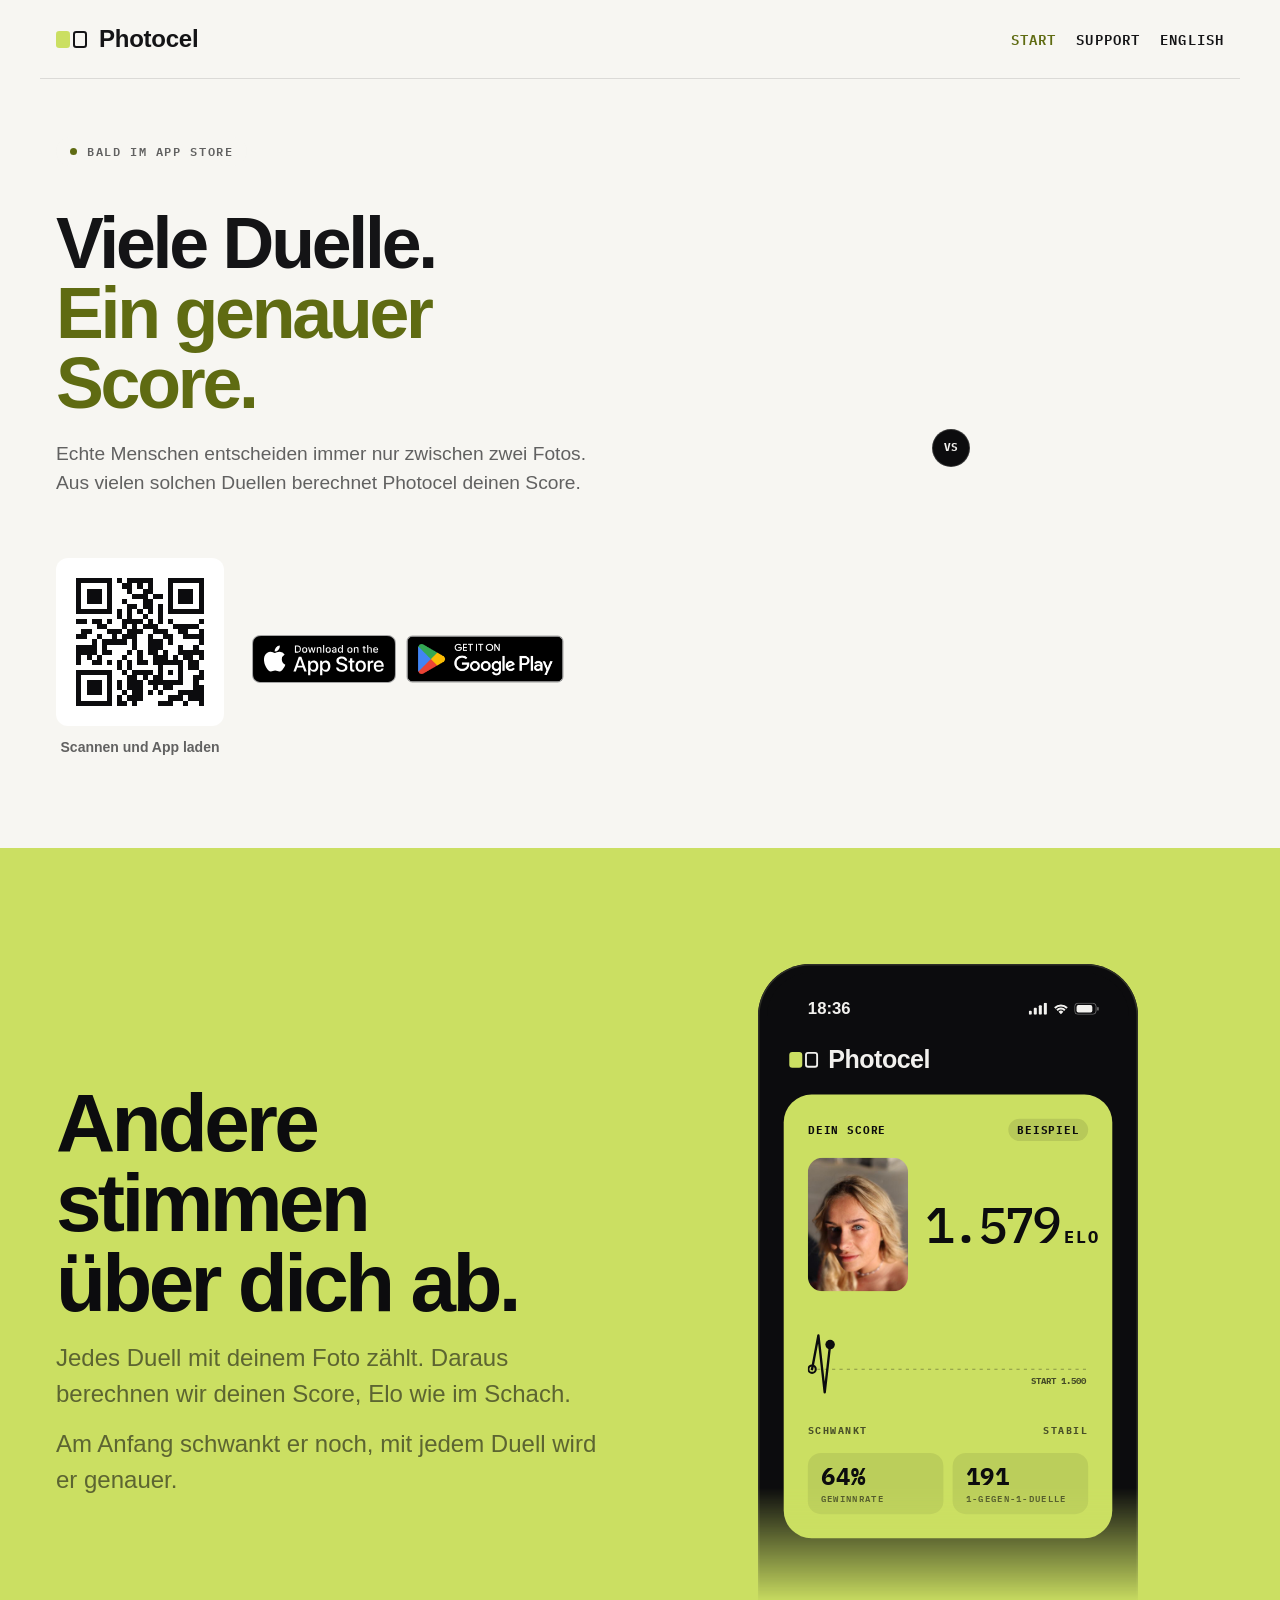
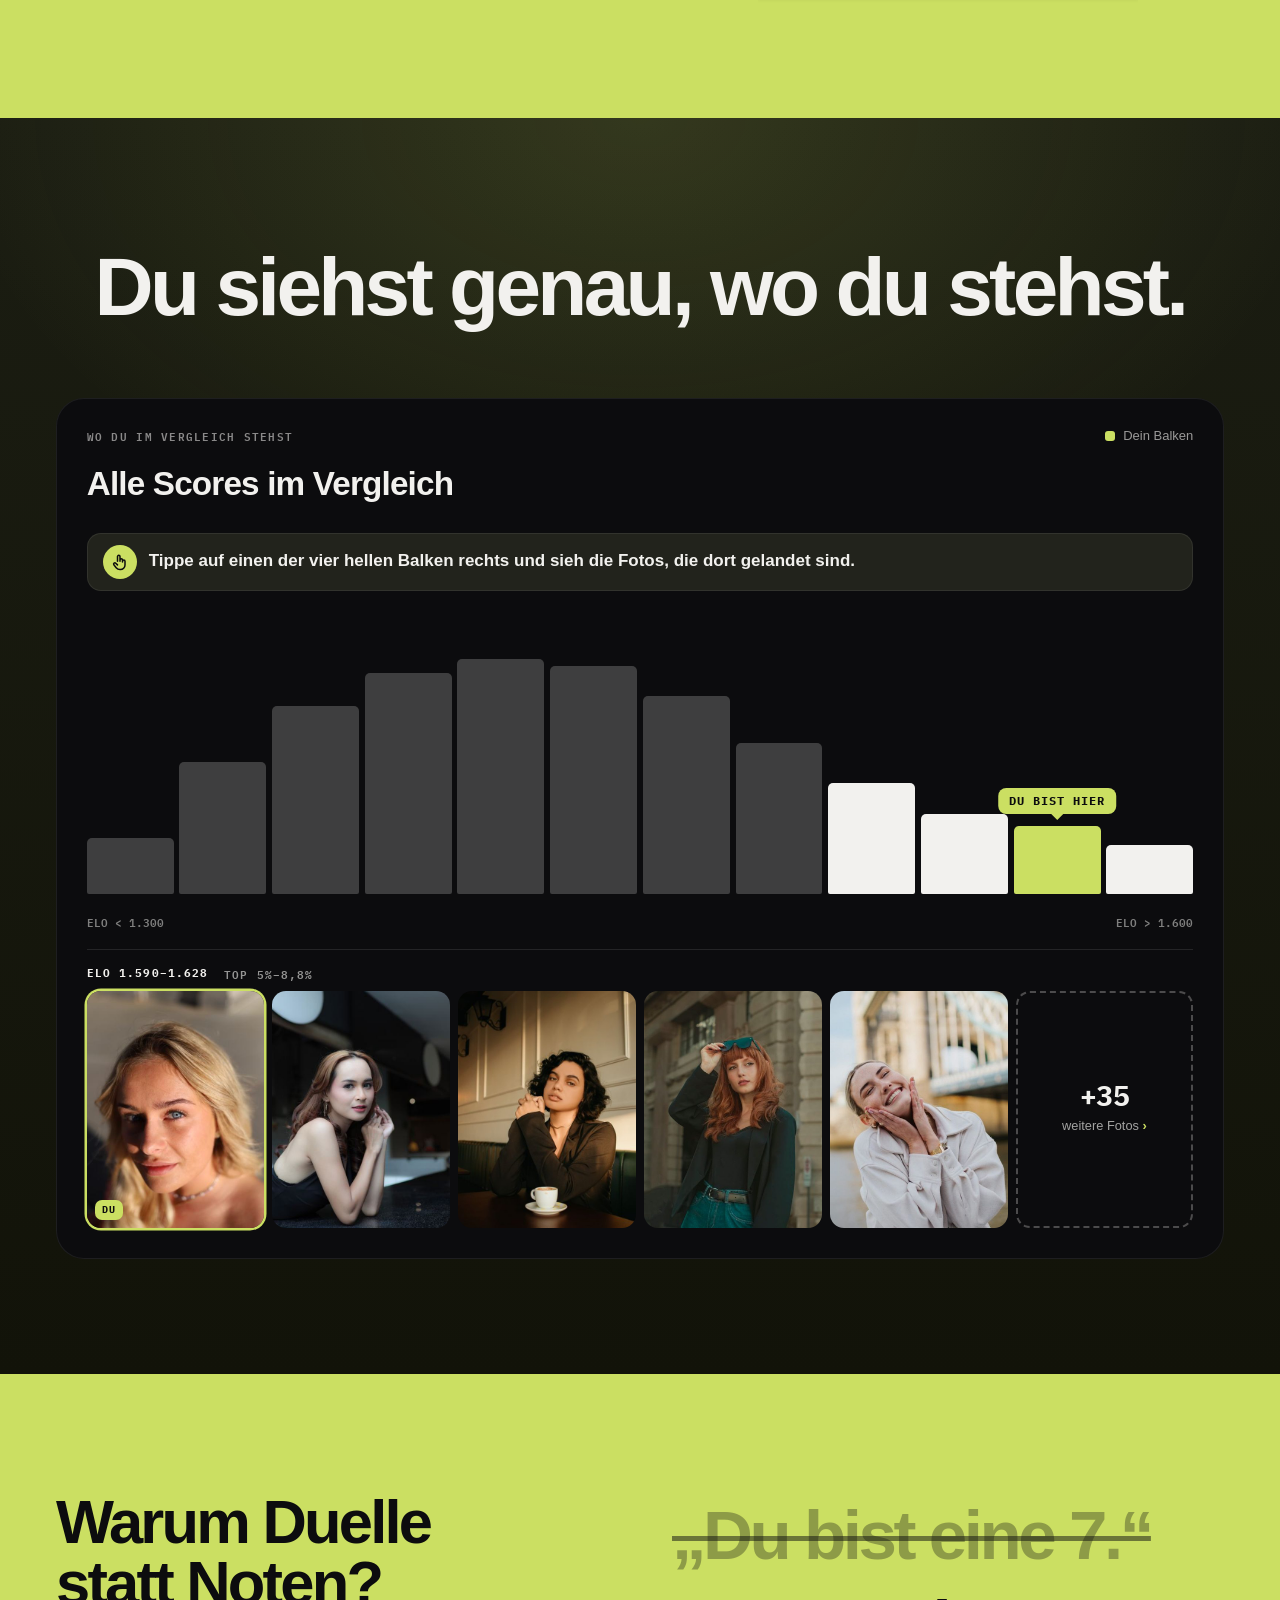
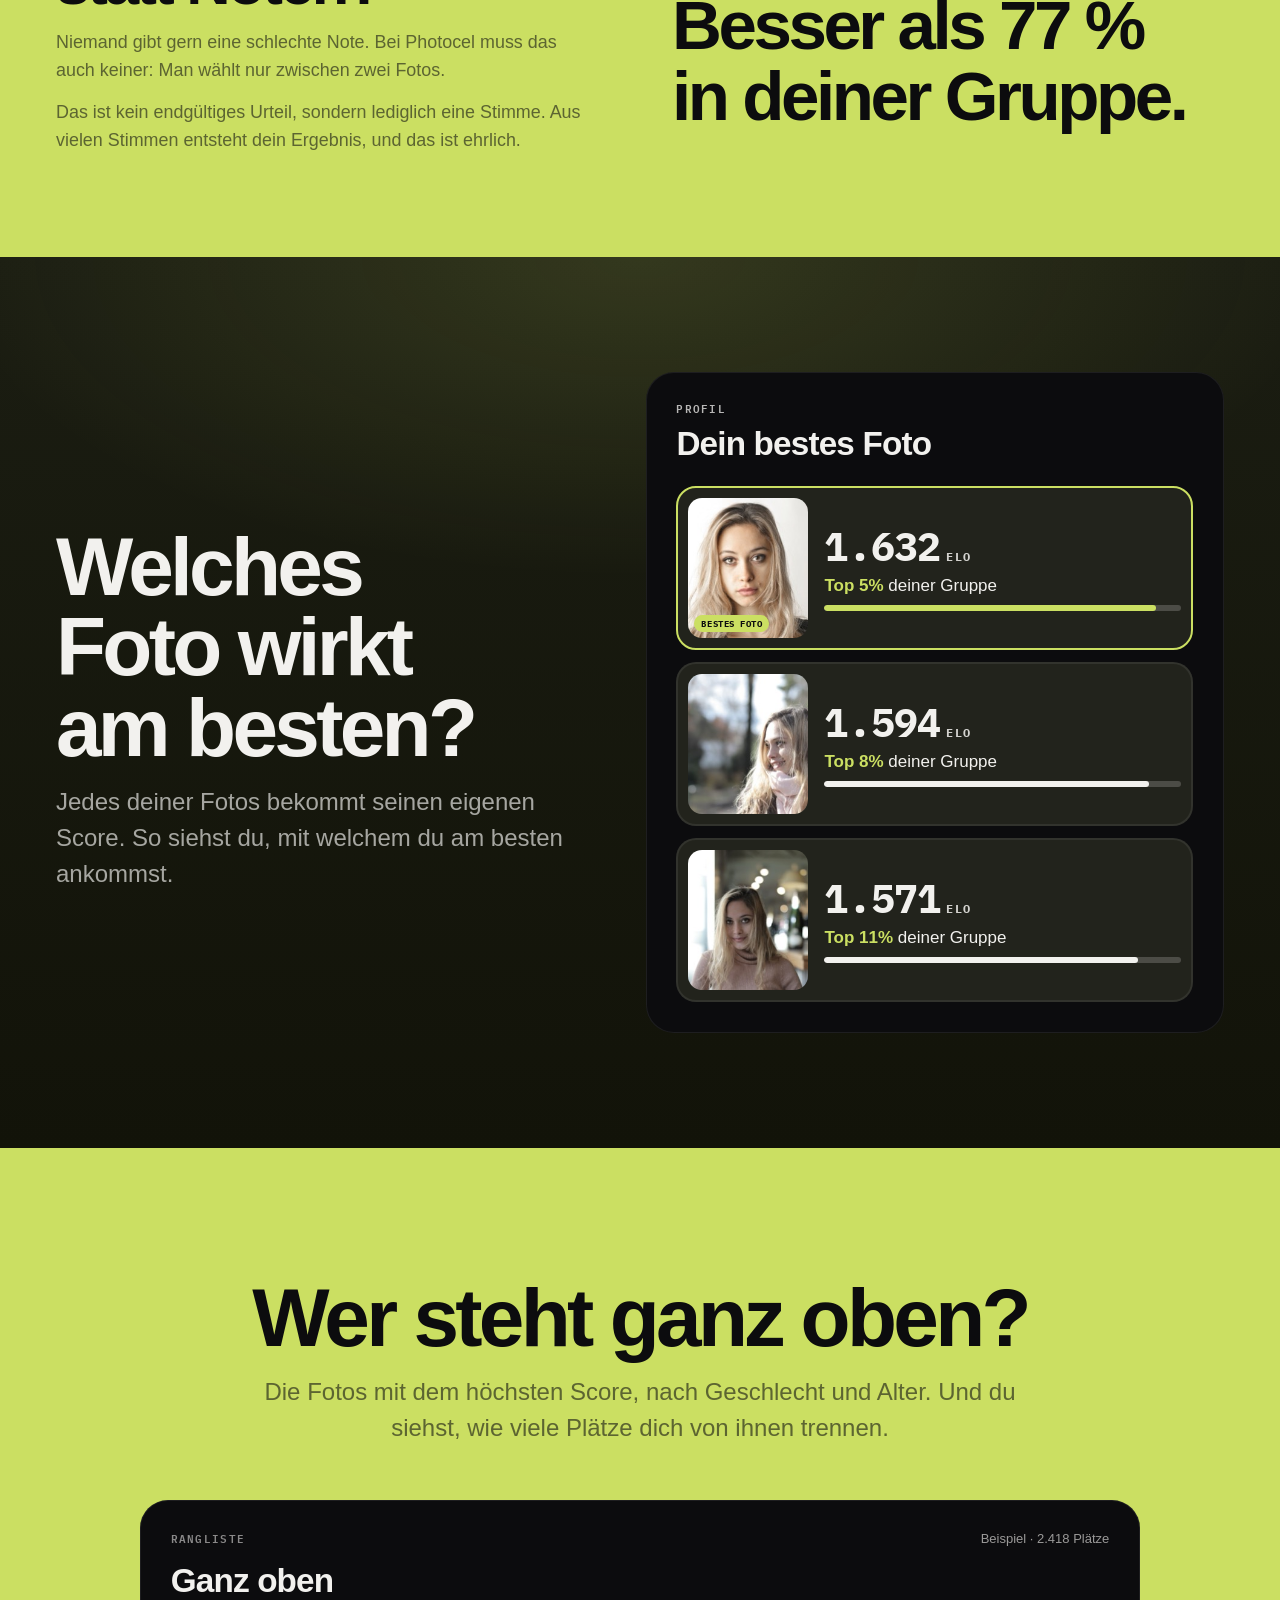
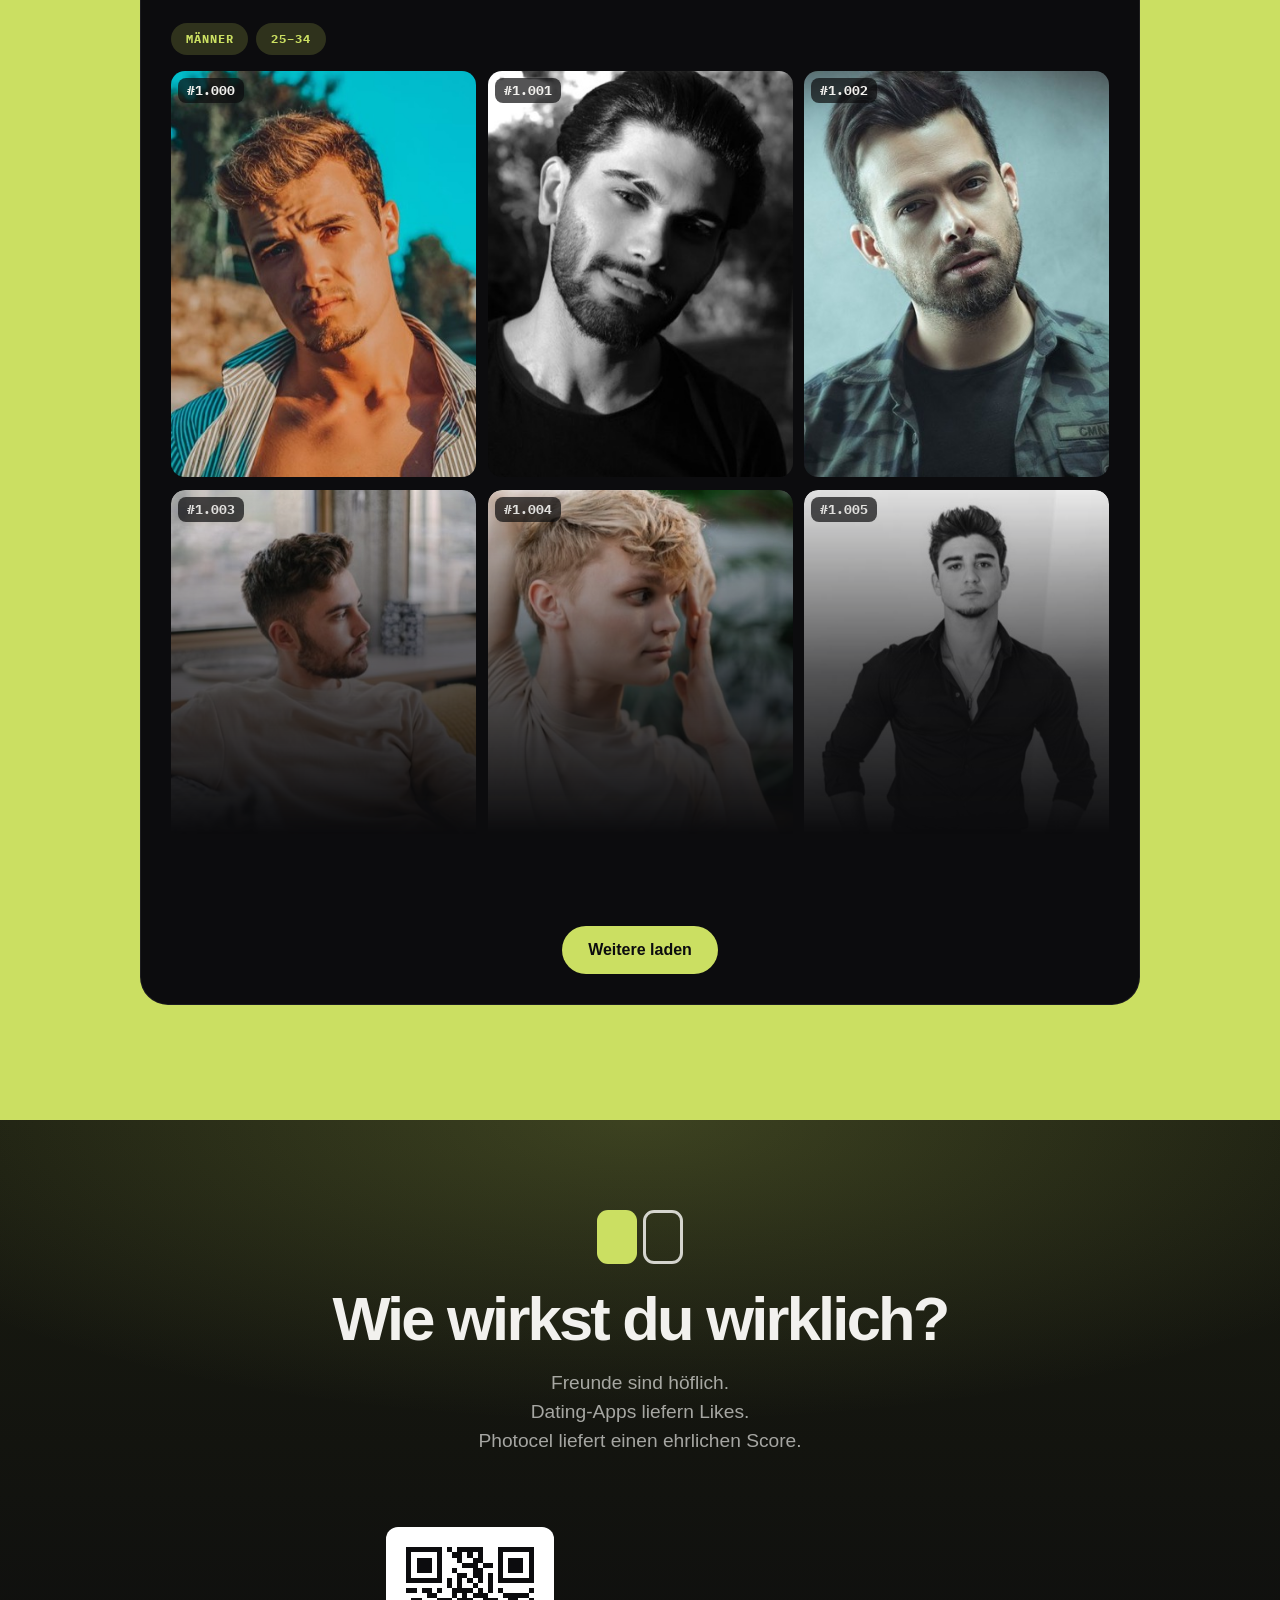
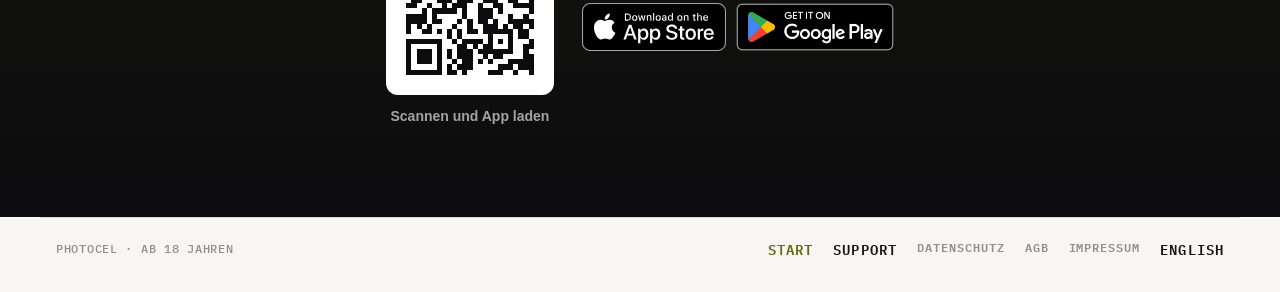
<file: index.html>
<!doctype html>
<html lang="de">
<head>
<meta charset="utf-8">
<meta name="viewport" content="width=device-width, initial-scale=1">
<title>Photocel</title>
<link rel="icon" href="favicon.ico?v=2" sizes="any">
<link rel="icon" type="image/png" sizes="32x32" href="favicon-32.png?v=2">
<link rel="icon" type="image/png" sizes="192x192" href="favicon-192.png?v=2">
<link rel="apple-touch-icon" href="apple-touch-icon.png?v=2">
<link rel="stylesheet" href="style.css">
</head>
<body class="home">
<div class="splash" aria-hidden="true">
<script>try{if(document.referrer&&new URL(document.referrer).origin===location.origin){document.currentScript.parentElement.classList.add('splash-skip')}}catch(e){}</script>
<div class="splash-content"><span class="mark mark-large"><span class="mark-card mark-a"></span><span class="mark-card mark-b"></span></span><span class="splash-word">Photocel</span></div>
<div class="splash-bar"><span></span></div>
</div>
<header class="site-header"><a class="brand" href="index.html"><span class="mark" aria-hidden="true"><span class="mark-card mark-a"></span><span class="mark-card mark-b"></span></span>Photocel</a><nav><a href="index.html" aria-current="page">Start</a><a href="support.html">Support</a><a href="index-en.html" lang="en">English</a></nav></header>
<main>
<section class="top">
<div class="hero">
<p class="pill"><span></span>BALD IM APP STORE</p>
<h1><span>Viele Duelle.</span><span class="hl">Ein genauer Score.</span></h1>
<p class="lead">Echte Menschen entscheiden immer nur zwischen zwei Fotos. Aus vielen solchen Duellen berechnet Photocel deinen Score.</p>
<div class="download">
<!-- One QR code for both stores: it opens app.html, which forwards to the
     right store (for now: the TestFlight beta) for the phone. Hidden on
     touch devices, which get the beta button instead. -->
<div class="qr">
<svg class="qr-code" viewBox="0 0 33 33" shape-rendering="crispEdges" role="img" aria-label="QR-Code zur App"><rect width="33" height="33" fill="#fff"/><path d="M4 4h1v1h-1zM5 4h1v1h-1zM6 4h1v1h-1zM7 4h1v1h-1zM8 4h1v1h-1zM9 4h1v1h-1zM10 4h1v1h-1zM12 4h1v1h-1zM14 4h1v1h-1zM15 4h1v1h-1zM16 4h1v1h-1zM17 4h1v1h-1zM18 4h1v1h-1zM22 4h1v1h-1zM23 4h1v1h-1zM24 4h1v1h-1zM25 4h1v1h-1zM26 4h1v1h-1zM27 4h1v1h-1zM28 4h1v1h-1zM4 5h1v1h-1zM10 5h1v1h-1zM13 5h1v1h-1zM14 5h1v1h-1zM16 5h1v1h-1zM18 5h1v1h-1zM22 5h1v1h-1zM28 5h1v1h-1zM4 6h1v1h-1zM6 6h1v1h-1zM7 6h1v1h-1zM8 6h1v1h-1zM10 6h1v1h-1zM14 6h1v1h-1zM17 6h1v1h-1zM18 6h1v1h-1zM22 6h1v1h-1zM24 6h1v1h-1zM25 6h1v1h-1zM26 6h1v1h-1zM28 6h1v1h-1zM4 7h1v1h-1zM6 7h1v1h-1zM7 7h1v1h-1zM8 7h1v1h-1zM10 7h1v1h-1zM15 7h1v1h-1zM16 7h1v1h-1zM17 7h1v1h-1zM19 7h1v1h-1zM20 7h1v1h-1zM22 7h1v1h-1zM24 7h1v1h-1zM25 7h1v1h-1zM26 7h1v1h-1zM28 7h1v1h-1zM4 8h1v1h-1zM6 8h1v1h-1zM7 8h1v1h-1zM8 8h1v1h-1zM10 8h1v1h-1zM13 8h1v1h-1zM17 8h1v1h-1zM18 8h1v1h-1zM22 8h1v1h-1zM24 8h1v1h-1zM25 8h1v1h-1zM26 8h1v1h-1zM28 8h1v1h-1zM4 9h1v1h-1zM10 9h1v1h-1zM14 9h1v1h-1zM15 9h1v1h-1zM17 9h1v1h-1zM18 9h1v1h-1zM20 9h1v1h-1zM22 9h1v1h-1zM28 9h1v1h-1zM4 10h1v1h-1zM5 10h1v1h-1zM6 10h1v1h-1zM7 10h1v1h-1zM8 10h1v1h-1zM9 10h1v1h-1zM10 10h1v1h-1zM12 10h1v1h-1zM14 10h1v1h-1zM16 10h1v1h-1zM18 10h1v1h-1zM20 10h1v1h-1zM22 10h1v1h-1zM23 10h1v1h-1zM24 10h1v1h-1zM25 10h1v1h-1zM26 10h1v1h-1zM27 10h1v1h-1zM28 10h1v1h-1zM12 11h1v1h-1zM14 11h1v1h-1zM17 11h1v1h-1zM20 11h1v1h-1zM4 12h1v1h-1zM5 12h1v1h-1zM7 12h1v1h-1zM8 12h1v1h-1zM10 12h1v1h-1zM13 12h1v1h-1zM14 12h1v1h-1zM15 12h1v1h-1zM16 12h1v1h-1zM18 12h1v1h-1zM20 12h1v1h-1zM22 12h1v1h-1zM28 12h1v1h-1zM8 13h1v1h-1zM9 13h1v1h-1zM13 13h1v1h-1zM15 13h1v1h-1zM17 13h1v1h-1zM18 13h1v1h-1zM19 13h1v1h-1zM23 13h1v1h-1zM24 13h1v1h-1zM25 13h1v1h-1zM26 13h1v1h-1zM27 13h1v1h-1zM5 14h1v1h-1zM6 14h1v1h-1zM10 14h1v1h-1zM11 14h1v1h-1zM12 14h1v1h-1zM14 14h1v1h-1zM15 14h1v1h-1zM16 14h1v1h-1zM19 14h1v1h-1zM20 14h1v1h-1zM21 14h1v1h-1zM24 14h1v1h-1zM25 14h1v1h-1zM28 14h1v1h-1zM4 15h1v1h-1zM5 15h1v1h-1zM8 15h1v1h-1zM11 15h1v1h-1zM13 15h1v1h-1zM14 15h1v1h-1zM15 15h1v1h-1zM18 15h1v1h-1zM21 15h1v1h-1zM22 15h1v1h-1zM25 15h1v1h-1zM26 15h1v1h-1zM27 15h1v1h-1zM28 15h1v1h-1zM7 16h1v1h-1zM9 16h1v1h-1zM10 16h1v1h-1zM11 16h1v1h-1zM12 16h1v1h-1zM13 16h1v1h-1zM15 16h1v1h-1zM18 16h1v1h-1zM19 16h1v1h-1zM20 16h1v1h-1zM22 16h1v1h-1zM28 16h1v1h-1zM4 17h1v1h-1zM5 17h1v1h-1zM6 17h1v1h-1zM7 17h1v1h-1zM9 17h1v1h-1zM15 17h1v1h-1zM18 17h1v1h-1zM19 17h1v1h-1zM20 17h1v1h-1zM24 17h1v1h-1zM27 17h1v1h-1zM4 18h1v1h-1zM5 18h1v1h-1zM6 18h1v1h-1zM7 18h1v1h-1zM9 18h1v1h-1zM10 18h1v1h-1zM14 18h1v1h-1zM16 18h1v1h-1zM18 18h1v1h-1zM19 18h1v1h-1zM21 18h1v1h-1zM24 18h1v1h-1zM25 18h1v1h-1zM26 18h1v1h-1zM27 18h1v1h-1zM28 18h1v1h-1zM4 19h1v1h-1zM6 19h1v1h-1zM8 19h1v1h-1zM13 19h1v1h-1zM16 19h1v1h-1zM19 19h1v1h-1zM20 19h1v1h-1zM21 19h1v1h-1zM23 19h1v1h-1zM25 19h1v1h-1zM26 19h1v1h-1zM28 19h1v1h-1zM4 20h1v1h-1zM7 20h1v1h-1zM8 20h1v1h-1zM10 20h1v1h-1zM12 20h1v1h-1zM14 20h1v1h-1zM16 20h1v1h-1zM17 20h1v1h-1zM19 20h1v1h-1zM20 20h1v1h-1zM21 20h1v1h-1zM22 20h1v1h-1zM23 20h1v1h-1zM24 20h1v1h-1zM26 20h1v1h-1zM27 20h1v1h-1zM12 21h1v1h-1zM14 21h1v1h-1zM20 21h1v1h-1zM24 21h1v1h-1zM26 21h1v1h-1zM27 21h1v1h-1zM4 22h1v1h-1zM5 22h1v1h-1zM6 22h1v1h-1zM7 22h1v1h-1zM8 22h1v1h-1zM9 22h1v1h-1zM10 22h1v1h-1zM13 22h1v1h-1zM15 22h1v1h-1zM16 22h1v1h-1zM17 22h1v1h-1zM18 22h1v1h-1zM20 22h1v1h-1zM22 22h1v1h-1zM24 22h1v1h-1zM28 22h1v1h-1zM4 23h1v1h-1zM10 23h1v1h-1zM14 23h1v1h-1zM15 23h1v1h-1zM17 23h1v1h-1zM19 23h1v1h-1zM20 23h1v1h-1zM24 23h1v1h-1zM27 23h1v1h-1zM28 23h1v1h-1zM4 24h1v1h-1zM6 24h1v1h-1zM7 24h1v1h-1zM8 24h1v1h-1zM10 24h1v1h-1zM12 24h1v1h-1zM14 24h1v1h-1zM15 24h1v1h-1zM16 24h1v1h-1zM18 24h1v1h-1zM19 24h1v1h-1zM20 24h1v1h-1zM21 24h1v1h-1zM22 24h1v1h-1zM23 24h1v1h-1zM24 24h1v1h-1zM27 24h1v1h-1zM4 25h1v1h-1zM6 25h1v1h-1zM7 25h1v1h-1zM8 25h1v1h-1zM10 25h1v1h-1zM12 25h1v1h-1zM14 25h1v1h-1zM15 25h1v1h-1zM16 25h1v1h-1zM19 25h1v1h-1zM21 25h1v1h-1zM22 25h1v1h-1zM27 25h1v1h-1zM28 25h1v1h-1zM4 26h1v1h-1zM6 26h1v1h-1zM7 26h1v1h-1zM8 26h1v1h-1zM10 26h1v1h-1zM13 26h1v1h-1zM15 26h1v1h-1zM16 26h1v1h-1zM18 26h1v1h-1zM20 26h1v1h-1zM24 26h1v1h-1zM25 26h1v1h-1zM26 26h1v1h-1zM27 26h1v1h-1zM28 26h1v1h-1zM4 27h1v1h-1zM10 27h1v1h-1zM12 27h1v1h-1zM14 27h1v1h-1zM15 27h1v1h-1zM16 27h1v1h-1zM22 27h1v1h-1zM23 27h1v1h-1zM24 27h1v1h-1zM26 27h1v1h-1zM27 27h1v1h-1zM28 27h1v1h-1zM4 28h1v1h-1zM5 28h1v1h-1zM6 28h1v1h-1zM7 28h1v1h-1zM8 28h1v1h-1zM9 28h1v1h-1zM10 28h1v1h-1zM12 28h1v1h-1zM13 28h1v1h-1zM15 28h1v1h-1zM20 28h1v1h-1zM21 28h1v1h-1zM22 28h1v1h-1zM25 28h1v1h-1zM28 28h1v1h-1z" fill="#0c0c0e"/></svg>
<p>Scannen und App laden</p>
</div>
<div class="badges">
<span class="badge badge-soon" title="Bald verfügbar"><img src="badge-app-store.svg" alt="Download on the App Store"></span>
<span class="badge badge-soon" title="Bald verfügbar"><img src="badge-google-play.png" alt="Get it on Google Play"></span>
</div>

</div>
</div>

<div class="flow">
<div class="flow-step flow-duel">
<div class="duel-visual">
<div class="duel duel-live" aria-hidden="true">
<div class="duel-card won" data-side="a"><img class="ph " src="img/top-1.jpg" alt="" loading="lazy"><b class="tag">A</b><span class="delta">+12</span></div>
<div class="duel-card" data-side="b"><img class="ph " src="img/b13-2.jpg" alt="" loading="lazy"><b class="tag">B</b><span class="delta">−12</span></div>
<span class="vs">VS</span>
</div>
</div>
</div>
</div>
<script>(function(){var duel=document.querySelector('.duel-live');if(!duel||matchMedia('(prefers-reduced-motion: reduce)').matches)return;
var rounds=[{"a":"img/r1-a.jpg","b":"img/r1-b.jpg","win":"a","delta":9},{"a":"img/r2-a.jpg","b":"img/r2-b.jpg","win":"b","delta":14},{"a":"img/top-1.jpg","b":"img/b13-2.jpg","win":"a","delta":12}];var cards={a:duel.querySelector('[data-side="a"]'),b:duel.querySelector('[data-side="b"]')};
function wait(ms){return new Promise(function(r){setTimeout(r,ms)})}
function reset(){['a','b'].forEach(function(s){var c=cards[s];c.classList.remove('won','tapped','lost');c.querySelector('.delta').classList.remove('show')})}
async function play(r,last){reset();cards.a.querySelector('img').src=r.a;cards.b.querySelector('img').src=r.b;
duel.classList.remove('out');duel.classList.add('enter');await wait(40);duel.classList.remove('enter');await wait(700);
var w=cards[r.win],l=cards[r.win==='a'?'b':'a'];w.classList.add('tapped','won');l.classList.add('lost');await wait(260);w.classList.remove('tapped');
w.querySelector('.delta').textContent='+'+r.delta;l.querySelector('.delta').textContent='−'+r.delta;w.querySelector('.delta').classList.add('show');l.querySelector('.delta').classList.add('show');
await wait(1300);w.querySelector('.delta').classList.remove('show');l.querySelector('.delta').classList.remove('show');if(!last){duel.classList.add('out');await wait(350)}}
async function run(){duel.classList.add('anim');for(var i=0;i<rounds.length;i++){await play(rounds[i],i===rounds.length-1)}}
reset();cards.a.querySelector('img').src=rounds[0].a;cards.b.querySelector('img').src=rounds[0].b;duel.classList.add('enter');
var splash=document.querySelector('.splash:not(.splash-skip)');var delay=splash?3200:300;
function start(){setTimeout(run,delay)}if('IntersectionObserver' in window){var io=new IntersectionObserver(function(e){if(e[0].isIntersecting){io.disconnect();start()}},{threshold:.4});io.observe(duel)}else start()})();</script>
</section>

<section class="sec sec-lime score-sec">
<div class="result score-split">
<div class="result-head">
<h2>Andere stimmen über dich ab.</h2>
<p class="lead">Jedes Duell mit deinem Foto zählt. Daraus berechnen wir deinen Score, Elo wie im Schach.</p>
<p class="lead">Am Anfang schwankt er noch, mit jedem Duell wird er genauer.</p>
</div>
<div class="score-phone">
<!-- The score card in a phone, built after the store screenshot: own photo
     next to the Elo, the curve, win rate and duel count. Laid out at iPhone
     size (390 pt) and scaled to the frame by PHONE_SCRIPT. -->
<div class="phone-crop"><div class="phone"><div class="phone-screen">
<div class="app">
<div class="app-status"><b>18:36</b><span><svg viewBox="0 0 18 12" aria-hidden="true"><rect x="0" y="8" width="3" height="4" rx="1"/><rect x="5" y="5" width="3" height="7" rx="1"/><rect x="10" y="2.5" width="3" height="9.5" rx="1"/><rect x="15" y="0" width="3" height="12" rx="1"/></svg><svg viewBox="0 0 16 12" aria-hidden="true"><path d="M8 11.5 5.6 9a3.4 3.4 0 0 1 4.8 0zM3.4 6.8a6.5 6.5 0 0 1 9.2 0l-1.4 1.4a4.5 4.5 0 0 0-6.4 0zM1.2 4.6a9.6 9.6 0 0 1 13.6 0l-1.4 1.4a7.6 7.6 0 0 0-10.8 0z"/></svg><svg viewBox="0 0 27 13" aria-hidden="true"><rect x="0.5" y="0.5" width="23" height="12" rx="3.5" fill="none" stroke="currentColor" stroke-opacity=".4"/><rect x="2.5" y="2.5" width="17" height="8" rx="2"/><rect x="24.5" y="4.5" width="2" height="4" rx="1" fill-opacity=".4"/></svg></span></div>
<p class="app-title"><span class="mark" aria-hidden="true"><span class="mark-card mark-a"></span><span class="mark-card mark-b"></span></span>Photocel</p>
<div class="score-card">
<div class="score-top"><span>DEIN SCORE</span><span class="chip">BEISPIEL</span></div>
<div class="score-main"><img class="score-photo" src="img/you.jpg" alt=""><div class="score-line"><b class="score-num">1.612</b><span>ELO</span></div></div>
<svg class="score-curve" viewBox="0 0 266 96" role="img" aria-label="Verlauf des Scores: Start bei 1.500, anfangs starkes Auf und Ab, mit vielen Duellen stabil bei 1.612"><line x1="2" y1="58" x2="264" y2="58" stroke="currentColor" stroke-opacity=".35" stroke-width="1" stroke-dasharray="3 4"/><text x="264" y="72" text-anchor="end" font-size="9" font-weight="700" font-family="IBM Plex Mono, ui-monospace, Menlo, monospace" fill="currentColor" fill-opacity=".7">START 1.500</text><polyline class="score-path" points="4,58 10,26 16,80 23,18 30,70 37,24 45,60 53,14 62,48 72,20 83,40 95,22 108,34 122,23 137,30 153,24 171,27 190,24 212,26 236,25 260,25" fill="none" stroke="currentColor" stroke-width="2.25" stroke-linejoin="round" stroke-linecap="round"/><circle cx="4" cy="58" r="3.5" fill="none" stroke="currentColor" stroke-width="2"/><circle class="score-dot" cx="260" cy="25" r="4.5" fill="currentColor"/></svg>
<div class="score-axis"><span>SCHWANKT</span><span>STABIL</span></div>
<div class="score-tiles"><div><b>64%</b><span>GEWINNRATE</span></div><div><b>191</b><span>1-GEGEN-1-DUELLE</span></div></div>
</div>
</div>
</div></div></div>
</div>
</div>
<script>(function(){function fit(){document.querySelectorAll('.app').forEach(function(a){var k=a.parentElement.clientWidth/390;a.style.transform='scale('+k+')';var card=a.querySelector('.score-card'),crop=a.closest('.phone-crop');if(card&&crop){crop.style.height=Math.round((card.offsetTop+card.offsetHeight+70)*k+9)+'px'}})}fit();addEventListener('resize',fit)})();</script>
<script>(function(){var path=document.querySelector('.score-path'),dot=document.querySelector('.score-dot'),num=document.querySelector('.score-num');if(!path||!dot||!num||matchMedia('(prefers-reduced-motion: reduce)').matches)return;
var pts=path.getAttribute('points').trim().split(/\s+/).map(function(p){var a=p.split(',');return[+a[0],+a[1]]});var seg=[],total=0;for(var i=1;i<pts.length;i++){var dx=pts[i][0]-pts[i-1][0],dy=pts[i][1]-pts[i-1][1],l=Math.sqrt(dx*dx+dy*dy);seg.push(l);total+=l}
function elo(y){return Math.round(1500+(58-y)*112/33)}function fmt(n){return n.toLocaleString('de-DE')}function at(d){for(var i=0;i<seg.length;i++){if(d<=seg[i]){var f=seg[i]?d/seg[i]:0;return[pts[i][0]+(pts[i+1][0]-pts[i][0])*f,pts[i][1]+(pts[i+1][1]-pts[i][1])*f]}d-=seg[i]}return pts[pts.length-1]}
function show(t){var d=total*t,p=at(d);path.style.strokeDasharray=total;path.style.strokeDashoffset=total-d;dot.setAttribute('cx',p[0]);dot.setAttribute('cy',p[1]);num.textContent=fmt(elo(p[1]))}
var ran=false;function run(){if(ran)return;ran=true;show(0);var t0=null;function step(ts){if(!t0)t0=ts;var t=Math.min((ts-t0)/5600,1);show(t<1?0.5-Math.cos(Math.PI*t)/2:1);if(t<1)requestAnimationFrame(step)}requestAnimationFrame(step)}
window.pdScoreRun=run;var card=document.querySelector('.score-card');if('IntersectionObserver' in window&&card){var io=new IntersectionObserver(function(e){if(e[0].isIntersecting){io.disconnect();setTimeout(run,250)}},{threshold:.6});io.observe(card)}else run()})();</script>
</section>

<section class="sec sec-dark">
<div class="result">
<div class="result-head">
<h2>Du siehst genau, wo du stehst.</h2>
</div>
<div class="result-grid">
<div class="panel panel-wide">
<div class="panel-head"><span>WO DU IM VERGLEICH STEHST</span><span class="legend"><i></i>Dein Balken</span></div>
<p class="panel-title">Alle Scores im Vergleich</p>
<p class="bars-hint"><span class="tap-icon" aria-hidden="true"><svg viewBox="0 0 24 24"><path d="M9 11V5.5a1.5 1.5 0 0 1 3 0V11m0-1.5a1.5 1.5 0 0 1 3 0V12m0-1a1.5 1.5 0 0 1 3 0v4.5A5.5 5.5 0 0 1 12.5 21H12a6 6 0 0 1-4.6-2.2L4.6 15.4a1.5 1.5 0 0 1 2.3-1.9L9 15.5" fill="none" stroke="currentColor" stroke-width="1.8" stroke-linecap="round" stroke-linejoin="round"/></svg></span>Tippe auf einen der vier hellen Balken rechts und sieh die Fotos, die dort gelandet sind.</p>
<div class="bars" role="group" aria-label="Elo-Verteilung in deiner Gruppe, dein Balken liegt im oberen Bereich"><span class="bar bar-off" style="height:24%"></span><span class="bar bar-off" style="height:56%"></span><span class="bar bar-off" style="height:80%"></span><span class="bar bar-off" style="height:94%"></span><span class="bar bar-off" style="height:100%"></span><span class="bar bar-off" style="height:97%"></span><span class="bar bar-off" style="height:84%"></span><span class="bar bar-off" style="height:64%"></span><button type="button" class="bar" style="height:47%" data-bin="8" aria-pressed="false" aria-label="Elo 1.512 bis 1.550: Fotos zeigen"></button><button type="button" class="bar" style="height:34%" data-bin="9" aria-pressed="false" aria-label="Elo 1.551 bis 1.589: Fotos zeigen"></button><button type="button" class="bar own" style="height:29%" data-bin="10" aria-pressed="true" aria-label="Elo 1.590 bis 1.628: Fotos zeigen"><em>DU BIST HIER</em></button><button type="button" class="bar" style="height:21%" data-bin="11" aria-pressed="false" aria-label="Elo 1.629 bis 1.667: Fotos zeigen"></button></div>
<div class="bars-axis"><span>ELO &lt; 1.300</span><span>ELO &gt; 1.600</span></div>
<div class="bin-panel" data-panel="8" hidden>
<div class="bin-head"><b>ELO 1.512–1.550</b><span>TOP 13,4%–19,7%</span></div>
<div class="group-photos"><div class="gp"><img class="ph " src="img/b8-1.jpg" alt="" loading="lazy"></div><div class="gp"><img class="ph " src="img/b8-2.jpg" alt="" loading="lazy"></div><div class="gp"><img class="ph " src="img/b8-3.jpg" alt="" loading="lazy"></div><div class="gp"><img class="ph " src="img/b8-4.jpg" alt="" loading="lazy"></div><div class="gp"><img class="ph " src="img/b6-2.jpg" alt="" loading="lazy"></div><div class="gp-more"><b>+61</b><span>weitere Fotos <i aria-hidden="true">›</i></span></div></div>
</div><div class="bin-panel" data-panel="9" hidden>
<div class="bin-head"><b>ELO 1.551–1.589</b><span>TOP 8,8%–13,4%</span></div>
<div class="group-photos"><div class="gp"><img class="ph " src="img/b6-1.jpg" alt="" loading="lazy"></div><div class="gp"><img class="ph " src="img/b13-3.jpg" alt="" loading="lazy"></div><div class="gp"><img class="ph " src="img/bar2-3.jpg" alt="" loading="lazy"></div><div class="gp"><img class="ph " src="img/b6-4.jpg" alt="" loading="lazy"></div><div class="gp"><img class="ph " src="img/bar2-5.jpg" alt="" loading="lazy"></div><div class="gp-more"><b>+43</b><span>weitere Fotos <i aria-hidden="true">›</i></span></div></div>
</div><div class="bin-panel" data-panel="10">
<div class="bin-head"><b>ELO 1.590–1.628</b><span>TOP 5%–8,8%</span></div>
<div class="group-photos"><div class="gp you"><img class="ph " src="img/you.jpg" alt="" loading="lazy"><b>DU</b></div><div class="gp"><img class="ph " src="img/same-1.jpg" alt="" loading="lazy"></div><div class="gp"><img class="ph " src="img/bar1-5.jpg" alt="" loading="lazy"></div><div class="gp"><img class="ph " src="img/same-3.jpg" alt="" loading="lazy"></div><div class="gp"><img class="ph " src="img/same-4.jpg" alt="" loading="lazy"></div><div class="gp-more"><b>+35</b><span>weitere Fotos <i aria-hidden="true">›</i></span></div></div>
</div><div class="bin-panel" data-panel="11" hidden>
<div class="bin-head"><b>ELO 1.629–1.667</b><span>TOP 2,1%–5%</span></div>
<div class="group-photos"><div class="gp"><img class="ph " src="img/b13-1.jpg" alt="" loading="lazy"></div><div class="gp"><img class="ph " src="img/b13-2.jpg" alt="" loading="lazy"></div><div class="gp"><img class="ph " src="img/top-1.jpg" alt="" loading="lazy"></div><div class="gp"><img class="ph " src="img/b13-4.jpg" alt="" loading="lazy"></div><div class="gp"><img class="ph " src="img/b13-5.jpg" alt="" loading="lazy"></div><div class="gp-more"><b>+25</b><span>weitere Fotos <i aria-hidden="true">›</i></span></div></div>
</div>
</div>
</div>
<script>(function(){var bars=document.querySelectorAll('.bar[data-bin]');bars.forEach(function(b){b.addEventListener('click',function(){b.parentElement.classList.add('tapped');bars.forEach(function(x){x.setAttribute('aria-pressed',x===b?'true':'false')});document.querySelectorAll('.bin-panel').forEach(function(p){p.hidden=p.dataset.panel!==b.dataset.bin})})})})();</script>
</div>
</section>

<section class="band">
<div class="band-inner">
<div class="band-split">
<div class="band-copy">
<h2>Warum Duelle statt Noten?</h2>
<p>Niemand gibt gern eine schlechte Note. Bei Photocel muss das auch keiner: Man wählt nur zwischen zwei Fotos.</p>
<p>Das ist kein endgültiges Urteil, sondern lediglich eine Stimme. Aus vielen Stimmen entsteht dein Ergebnis, und das ist ehrlich.</p>
</div>
<div class="band-statement">
<p class="st-old">„Du bist eine 7.“</p>
<p class="st-new">Besser als 77&nbsp;% in deiner Gruppe.</p>
</div>
</div>
</div>
</section>

<section class="sec sec-dark">
<div class="result result-side">
<div class="result-head">
<h2>Welches Foto wirkt am besten?</h2>
<p class="lead">Jedes deiner Fotos bekommt seinen eigenen Score. So siehst du, mit welchem du am besten ankommst.</p>
</div>
<div class="panel panel-wide best-list">
<div class="panel-head"><span>PROFIL</span></div>
<p class="panel-title">Dein bestes Foto</p>
<div class="best-row is-best"><div class="best-photo"><img class="ph " src="img/best-1.jpg" alt="" loading="lazy"><b>BESTES FOTO</b></div><div class="best-info"><p class="best-elo">1.632<span>ELO</span></p><p class="best-top"><em>Top 5%</em> deiner Gruppe</p><span class="best-bar"><i style="width:93%"></i></span></div></div><div class="best-row"><div class="best-photo"><img class="ph " src="img/best-2.jpg" alt="" loading="lazy"></div><div class="best-info"><p class="best-elo">1.594<span>ELO</span></p><p class="best-top"><em>Top 8%</em> deiner Gruppe</p><span class="best-bar"><i style="width:91%"></i></span></div></div><div class="best-row"><div class="best-photo"><img class="ph " src="img/best-3.jpg" alt="" loading="lazy"></div><div class="best-info"><p class="best-elo">1.571<span>ELO</span></p><p class="best-top"><em>Top 11%</em> deiner Gruppe</p><span class="best-bar"><i style="width:88%"></i></span></div></div>
</div>
</div>
</section>

<section class="sec sec-lime">
<div class="result">
<div class="result-head">
<h2>Wer steht ganz oben?</h2>
<p class="lead">Die Fotos mit dem höchsten Score, nach Geschlecht und Alter. Und du siehst, wie viele Plätze dich von ihnen trennen.</p>
</div>
<div class="panel panel-wide rank-panel">
<div class="panel-head"><span>RANGLISTE</span><span class="legend rank-count">Beispiel · 2.418 Plätze</span></div>
<p class="panel-title">Ganz oben</p>
<div class="rank-filters">
<div class="rank-chips rank-chips-static" aria-hidden="true"><span class="on">MÄNNER</span><span class="on">25–34</span></div>
</div>
<div class="rank-grid"><div class="rank-tile"><img class="ph" src="img/rk/m-1.jpg" alt="" loading="lazy"><b>#1.000</b></div><div class="rank-tile"><img class="ph" src="img/rk/m-2.jpg" alt="" loading="lazy"><b>#1.001</b></div><div class="rank-tile"><img class="ph" src="img/rk/m-3.jpg" alt="" loading="lazy"><b>#1.002</b></div><div class="rank-tile peek"><img class="ph" src="img/rk/m-4.jpg" alt="" loading="lazy"><b>#1.003</b></div><div class="rank-tile peek"><img class="ph" src="img/rk/m-5.jpg" alt="" loading="lazy"><b>#1.004</b></div><div class="rank-tile peek"><img class="ph" src="img/rk/m-6.jpg" alt="" loading="lazy"><b>#1.005</b></div></div>
<div class="rank-foot"><button type="button" class="rank-more">Weitere laden</button></div>
</div>
</div>
</section>
<script>(function(){var g=document.querySelector('.rank-grid'),b=document.querySelector('.rank-more');if(!g||!b)return;
var src=["img/rk/m-1.jpg","img/rk/m-2.jpg","img/rk/m-3.jpg","img/rk/m-4.jpg","img/rk/m-5.jpg","img/rk/m-6.jpg","img/rk/m-7.jpg","img/rk/m-8.jpg","img/rk/m-9.jpg"];
b.addEventListener('click',function(){g.querySelectorAll('.peek').forEach(function(t){t.classList.remove('peek')});
for(var i=6;i<9;i++){var d=document.createElement('div');d.className='rank-tile';d.style.animationDelay=((i-6)*80)+'ms';
d.innerHTML='<img class="ph" src="'+src[i]+'" alt=""><b>#'+(1000+i).toLocaleString('de-DE')+'</b>';g.appendChild(d)}
b.textContent='Weitere Fotos in der App';b.disabled=true})})();</script>

<section class="cta-band">
<div class="cta">
<span class="cta-mark" aria-hidden="true"><i></i><i></i></span>
<h2>Wie wirkst du wirklich?</h2>
<p class="lead cta-line">Freunde sind höflich.<br>Dating-Apps liefern Likes.<br>Photocel liefert einen ehrlichen Score.</p>
<div class="download">
<!-- One QR code for both stores: it opens app.html, which forwards to the
     right store (for now: the TestFlight beta) for the phone. Hidden on
     touch devices, which get the beta button instead. -->
<div class="qr">
<svg class="qr-code" viewBox="0 0 33 33" shape-rendering="crispEdges" role="img" aria-label="QR-Code zur App"><rect width="33" height="33" fill="#fff"/><path d="M4 4h1v1h-1zM5 4h1v1h-1zM6 4h1v1h-1zM7 4h1v1h-1zM8 4h1v1h-1zM9 4h1v1h-1zM10 4h1v1h-1zM12 4h1v1h-1zM14 4h1v1h-1zM15 4h1v1h-1zM16 4h1v1h-1zM17 4h1v1h-1zM18 4h1v1h-1zM22 4h1v1h-1zM23 4h1v1h-1zM24 4h1v1h-1zM25 4h1v1h-1zM26 4h1v1h-1zM27 4h1v1h-1zM28 4h1v1h-1zM4 5h1v1h-1zM10 5h1v1h-1zM13 5h1v1h-1zM14 5h1v1h-1zM16 5h1v1h-1zM18 5h1v1h-1zM22 5h1v1h-1zM28 5h1v1h-1zM4 6h1v1h-1zM6 6h1v1h-1zM7 6h1v1h-1zM8 6h1v1h-1zM10 6h1v1h-1zM14 6h1v1h-1zM17 6h1v1h-1zM18 6h1v1h-1zM22 6h1v1h-1zM24 6h1v1h-1zM25 6h1v1h-1zM26 6h1v1h-1zM28 6h1v1h-1zM4 7h1v1h-1zM6 7h1v1h-1zM7 7h1v1h-1zM8 7h1v1h-1zM10 7h1v1h-1zM15 7h1v1h-1zM16 7h1v1h-1zM17 7h1v1h-1zM19 7h1v1h-1zM20 7h1v1h-1zM22 7h1v1h-1zM24 7h1v1h-1zM25 7h1v1h-1zM26 7h1v1h-1zM28 7h1v1h-1zM4 8h1v1h-1zM6 8h1v1h-1zM7 8h1v1h-1zM8 8h1v1h-1zM10 8h1v1h-1zM13 8h1v1h-1zM17 8h1v1h-1zM18 8h1v1h-1zM22 8h1v1h-1zM24 8h1v1h-1zM25 8h1v1h-1zM26 8h1v1h-1zM28 8h1v1h-1zM4 9h1v1h-1zM10 9h1v1h-1zM14 9h1v1h-1zM15 9h1v1h-1zM17 9h1v1h-1zM18 9h1v1h-1zM20 9h1v1h-1zM22 9h1v1h-1zM28 9h1v1h-1zM4 10h1v1h-1zM5 10h1v1h-1zM6 10h1v1h-1zM7 10h1v1h-1zM8 10h1v1h-1zM9 10h1v1h-1zM10 10h1v1h-1zM12 10h1v1h-1zM14 10h1v1h-1zM16 10h1v1h-1zM18 10h1v1h-1zM20 10h1v1h-1zM22 10h1v1h-1zM23 10h1v1h-1zM24 10h1v1h-1zM25 10h1v1h-1zM26 10h1v1h-1zM27 10h1v1h-1zM28 10h1v1h-1zM12 11h1v1h-1zM14 11h1v1h-1zM17 11h1v1h-1zM20 11h1v1h-1zM4 12h1v1h-1zM5 12h1v1h-1zM7 12h1v1h-1zM8 12h1v1h-1zM10 12h1v1h-1zM13 12h1v1h-1zM14 12h1v1h-1zM15 12h1v1h-1zM16 12h1v1h-1zM18 12h1v1h-1zM20 12h1v1h-1zM22 12h1v1h-1zM28 12h1v1h-1zM8 13h1v1h-1zM9 13h1v1h-1zM13 13h1v1h-1zM15 13h1v1h-1zM17 13h1v1h-1zM18 13h1v1h-1zM19 13h1v1h-1zM23 13h1v1h-1zM24 13h1v1h-1zM25 13h1v1h-1zM26 13h1v1h-1zM27 13h1v1h-1zM5 14h1v1h-1zM6 14h1v1h-1zM10 14h1v1h-1zM11 14h1v1h-1zM12 14h1v1h-1zM14 14h1v1h-1zM15 14h1v1h-1zM16 14h1v1h-1zM19 14h1v1h-1zM20 14h1v1h-1zM21 14h1v1h-1zM24 14h1v1h-1zM25 14h1v1h-1zM28 14h1v1h-1zM4 15h1v1h-1zM5 15h1v1h-1zM8 15h1v1h-1zM11 15h1v1h-1zM13 15h1v1h-1zM14 15h1v1h-1zM15 15h1v1h-1zM18 15h1v1h-1zM21 15h1v1h-1zM22 15h1v1h-1zM25 15h1v1h-1zM26 15h1v1h-1zM27 15h1v1h-1zM28 15h1v1h-1zM7 16h1v1h-1zM9 16h1v1h-1zM10 16h1v1h-1zM11 16h1v1h-1zM12 16h1v1h-1zM13 16h1v1h-1zM15 16h1v1h-1zM18 16h1v1h-1zM19 16h1v1h-1zM20 16h1v1h-1zM22 16h1v1h-1zM28 16h1v1h-1zM4 17h1v1h-1zM5 17h1v1h-1zM6 17h1v1h-1zM7 17h1v1h-1zM9 17h1v1h-1zM15 17h1v1h-1zM18 17h1v1h-1zM19 17h1v1h-1zM20 17h1v1h-1zM24 17h1v1h-1zM27 17h1v1h-1zM4 18h1v1h-1zM5 18h1v1h-1zM6 18h1v1h-1zM7 18h1v1h-1zM9 18h1v1h-1zM10 18h1v1h-1zM14 18h1v1h-1zM16 18h1v1h-1zM18 18h1v1h-1zM19 18h1v1h-1zM21 18h1v1h-1zM24 18h1v1h-1zM25 18h1v1h-1zM26 18h1v1h-1zM27 18h1v1h-1zM28 18h1v1h-1zM4 19h1v1h-1zM6 19h1v1h-1zM8 19h1v1h-1zM13 19h1v1h-1zM16 19h1v1h-1zM19 19h1v1h-1zM20 19h1v1h-1zM21 19h1v1h-1zM23 19h1v1h-1zM25 19h1v1h-1zM26 19h1v1h-1zM28 19h1v1h-1zM4 20h1v1h-1zM7 20h1v1h-1zM8 20h1v1h-1zM10 20h1v1h-1zM12 20h1v1h-1zM14 20h1v1h-1zM16 20h1v1h-1zM17 20h1v1h-1zM19 20h1v1h-1zM20 20h1v1h-1zM21 20h1v1h-1zM22 20h1v1h-1zM23 20h1v1h-1zM24 20h1v1h-1zM26 20h1v1h-1zM27 20h1v1h-1zM12 21h1v1h-1zM14 21h1v1h-1zM20 21h1v1h-1zM24 21h1v1h-1zM26 21h1v1h-1zM27 21h1v1h-1zM4 22h1v1h-1zM5 22h1v1h-1zM6 22h1v1h-1zM7 22h1v1h-1zM8 22h1v1h-1zM9 22h1v1h-1zM10 22h1v1h-1zM13 22h1v1h-1zM15 22h1v1h-1zM16 22h1v1h-1zM17 22h1v1h-1zM18 22h1v1h-1zM20 22h1v1h-1zM22 22h1v1h-1zM24 22h1v1h-1zM28 22h1v1h-1zM4 23h1v1h-1zM10 23h1v1h-1zM14 23h1v1h-1zM15 23h1v1h-1zM17 23h1v1h-1zM19 23h1v1h-1zM20 23h1v1h-1zM24 23h1v1h-1zM27 23h1v1h-1zM28 23h1v1h-1zM4 24h1v1h-1zM6 24h1v1h-1zM7 24h1v1h-1zM8 24h1v1h-1zM10 24h1v1h-1zM12 24h1v1h-1zM14 24h1v1h-1zM15 24h1v1h-1zM16 24h1v1h-1zM18 24h1v1h-1zM19 24h1v1h-1zM20 24h1v1h-1zM21 24h1v1h-1zM22 24h1v1h-1zM23 24h1v1h-1zM24 24h1v1h-1zM27 24h1v1h-1zM4 25h1v1h-1zM6 25h1v1h-1zM7 25h1v1h-1zM8 25h1v1h-1zM10 25h1v1h-1zM12 25h1v1h-1zM14 25h1v1h-1zM15 25h1v1h-1zM16 25h1v1h-1zM19 25h1v1h-1zM21 25h1v1h-1zM22 25h1v1h-1zM27 25h1v1h-1zM28 25h1v1h-1zM4 26h1v1h-1zM6 26h1v1h-1zM7 26h1v1h-1zM8 26h1v1h-1zM10 26h1v1h-1zM13 26h1v1h-1zM15 26h1v1h-1zM16 26h1v1h-1zM18 26h1v1h-1zM20 26h1v1h-1zM24 26h1v1h-1zM25 26h1v1h-1zM26 26h1v1h-1zM27 26h1v1h-1zM28 26h1v1h-1zM4 27h1v1h-1zM10 27h1v1h-1zM12 27h1v1h-1zM14 27h1v1h-1zM15 27h1v1h-1zM16 27h1v1h-1zM22 27h1v1h-1zM23 27h1v1h-1zM24 27h1v1h-1zM26 27h1v1h-1zM27 27h1v1h-1zM28 27h1v1h-1zM4 28h1v1h-1zM5 28h1v1h-1zM6 28h1v1h-1zM7 28h1v1h-1zM8 28h1v1h-1zM9 28h1v1h-1zM10 28h1v1h-1zM12 28h1v1h-1zM13 28h1v1h-1zM15 28h1v1h-1zM20 28h1v1h-1zM21 28h1v1h-1zM22 28h1v1h-1zM25 28h1v1h-1zM28 28h1v1h-1z" fill="#0c0c0e"/></svg>
<p>Scannen und App laden</p>
</div>
<div class="badges">
<span class="badge badge-soon" title="Bald verfügbar"><img src="badge-app-store.svg" alt="Download on the App Store"></span>
<span class="badge badge-soon" title="Bald verfügbar"><img src="badge-google-play.png" alt="Get it on Google Play"></span>
</div>
<a class="beta-button" href="app.html">Jetzt die iPhone-Beta testen ›</a>
</div>
</div>
</section>
</main>
<footer class="site-footer"><p class="footer-note">Photocel · ab 18 Jahren</p><nav><a href="index.html" aria-current="page">Start</a><a href="support.html">Support</a><a href="datenschutz.html" class="legal">Datenschutz</a><a href="agb.html" class="legal">AGB</a><a href="impressum.html" class="legal">Impressum</a><a href="index-en.html" lang="en">English</a></nav></footer>
</body>
</html>
</file>
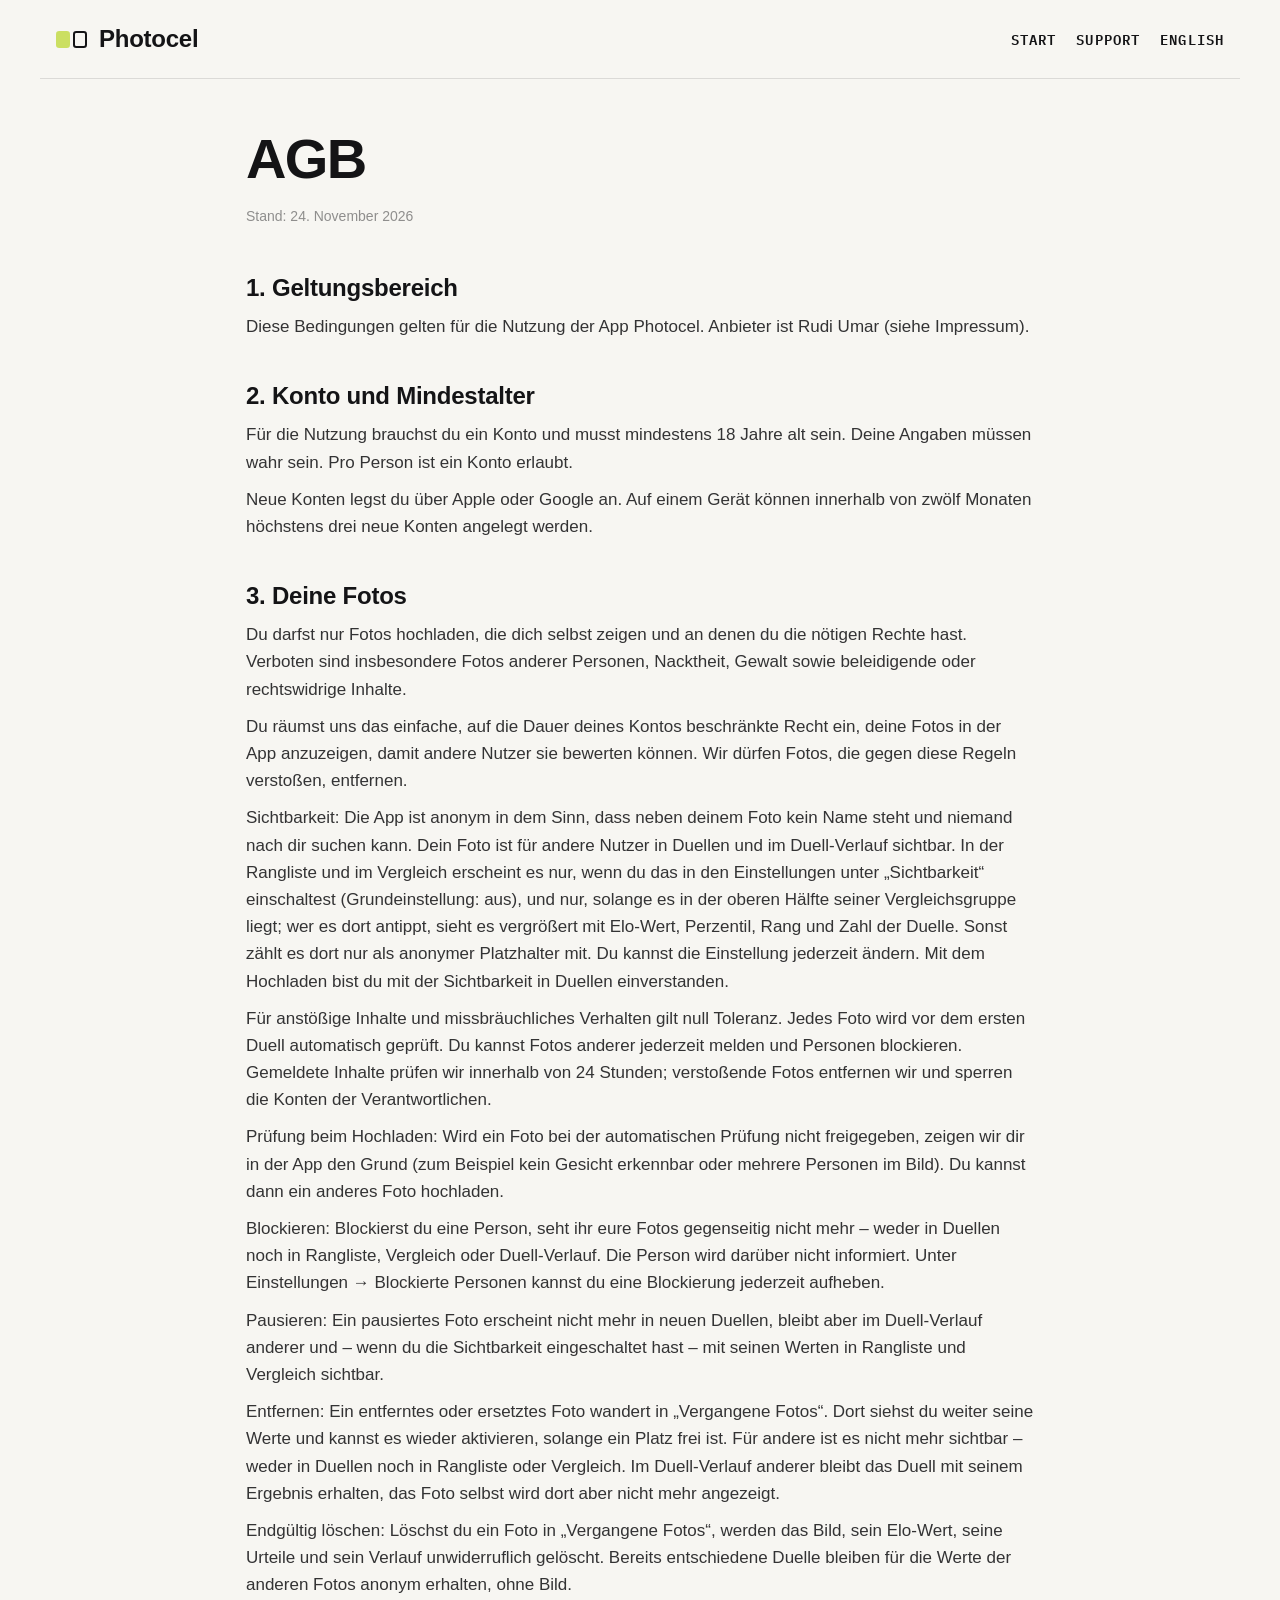
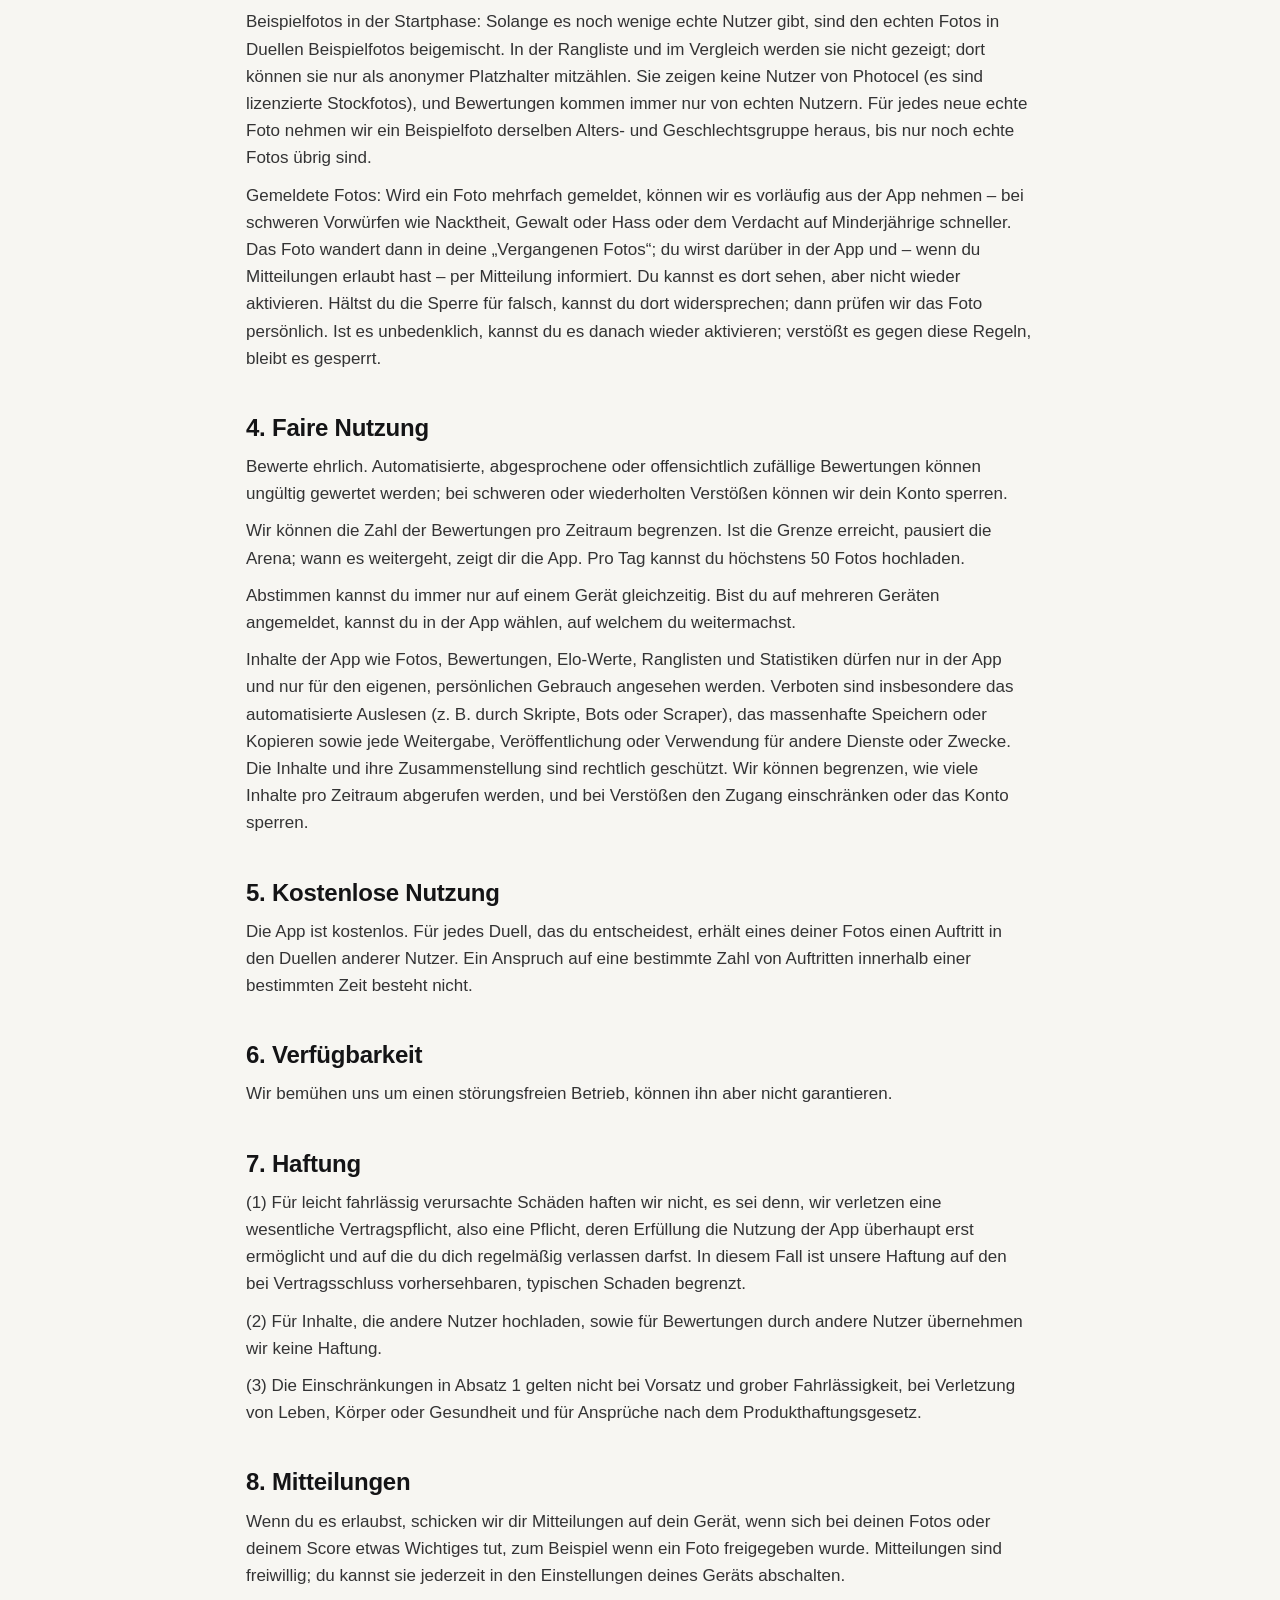
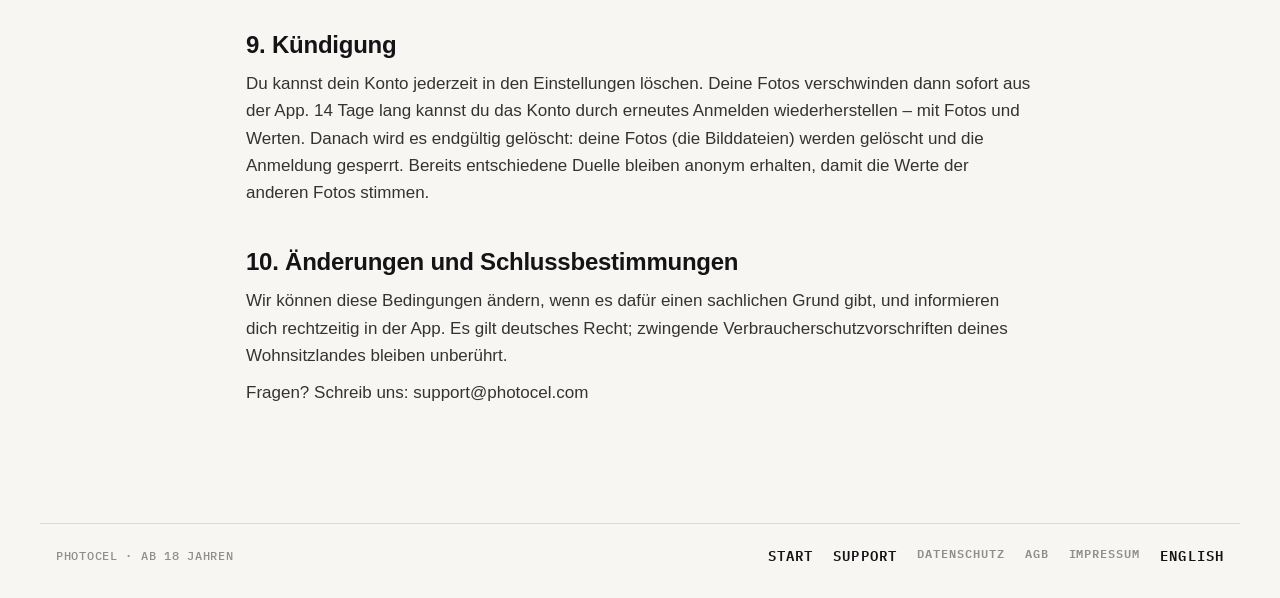
<file: agb.html>
<!doctype html>
<html lang="de">
<head>
<meta charset="utf-8">
<meta name="viewport" content="width=device-width, initial-scale=1">
<meta name="robots" content="noindex, nofollow">
<title>AGB · Photocel</title>
<link rel="icon" href="favicon.ico?v=2" sizes="any">
<link rel="icon" type="image/png" sizes="32x32" href="favicon-32.png?v=2">
<link rel="icon" type="image/png" sizes="192x192" href="favicon-192.png?v=2">
<link rel="apple-touch-icon" href="apple-touch-icon.png?v=2">
<link rel="stylesheet" href="style.css">
</head>
<body class="sub">

<header class="site-header"><a class="brand" href="index.html"><span class="mark" aria-hidden="true"><span class="mark-card mark-a"></span><span class="mark-card mark-b"></span></span>Photocel</a><nav><a href="index.html">Start</a><a href="support.html">Support</a><a href="terms.html" lang="en">English</a></nav></header>
<main>
<header class="page-head"><p class="pill"><span></span>RECHTLICHES</p><h1>AGB</h1><p class="updated">Stand: 24. November 2026</p></header>
<div class="legal">
<nav class="toc" aria-label="Inhalt"><p>INHALT</p><ol><li><a href="#s1">1. Geltungsbereich</a></li><li><a href="#s2">2. Konto und Mindestalter</a></li><li><a href="#s3">3. Deine Fotos</a></li><li><a href="#s4">4. Faire Nutzung</a></li><li><a href="#s5">5. Kostenlose Nutzung</a></li><li><a href="#s6">6. Verfügbarkeit</a></li><li><a href="#s7">7. Haftung</a></li><li><a href="#s8">8. Mitteilungen</a></li><li><a href="#s9">9. Kündigung</a></li><li><a href="#s10">10. Änderungen und Schlussbestimmungen</a></li></ol></nav>
<div class="legal-body">
<section class="card" id="s1"><h2>1. Geltungsbereich</h2><p>Diese Bedingungen gelten für die Nutzung der App Photocel. Anbieter ist Rudi Umar (siehe Impressum).</p></section>
<section class="card" id="s2"><h2>2. Konto und Mindestalter</h2><p>Für die Nutzung brauchst du ein Konto und musst mindestens 18 Jahre alt sein. Deine Angaben müssen wahr sein. Pro Person ist ein Konto erlaubt.</p><p>Neue Konten legst du über Apple oder Google an. Auf einem Gerät können innerhalb von zwölf Monaten höchstens drei neue Konten angelegt werden.</p></section>
<section class="card" id="s3"><h2>3. Deine Fotos</h2><p>Du darfst nur Fotos hochladen, die dich selbst zeigen und an denen du die nötigen Rechte hast. Verboten sind insbesondere Fotos anderer Personen, Nacktheit, Gewalt sowie beleidigende oder rechtswidrige Inhalte.</p><p>Du räumst uns das einfache, auf die Dauer deines Kontos beschränkte Recht ein, deine Fotos in der App anzuzeigen, damit andere Nutzer sie bewerten können. Wir dürfen Fotos, die gegen diese Regeln verstoßen, entfernen.</p><p>Sichtbarkeit: Die App ist anonym in dem Sinn, dass neben deinem Foto kein Name steht und niemand nach dir suchen kann. Dein Foto ist für andere Nutzer in Duellen und im Duell-Verlauf sichtbar. In der Rangliste und im Vergleich erscheint es nur, wenn du das in den Einstellungen unter „Sichtbarkeit“ einschaltest (Grundeinstellung: aus), und nur, solange es in der oberen Hälfte seiner Vergleichsgruppe liegt; wer es dort antippt, sieht es vergrößert mit Elo-Wert, Perzentil, Rang und Zahl der Duelle. Sonst zählt es dort nur als anonymer Platzhalter mit. Du kannst die Einstellung jederzeit ändern. Mit dem Hochladen bist du mit der Sichtbarkeit in Duellen einverstanden.</p><p>Für anstößige Inhalte und missbräuchliches Verhalten gilt null Toleranz. Jedes Foto wird vor dem ersten Duell automatisch geprüft. Du kannst Fotos anderer jederzeit melden und Personen blockieren. Gemeldete Inhalte prüfen wir innerhalb von 24 Stunden; verstoßende Fotos entfernen wir und sperren die Konten der Verantwortlichen.</p><p>Prüfung beim Hochladen: Wird ein Foto bei der automatischen Prüfung nicht freigegeben, zeigen wir dir in der App den Grund (zum Beispiel kein Gesicht erkennbar oder mehrere Personen im Bild). Du kannst dann ein anderes Foto hochladen.</p><p>Blockieren: Blockierst du eine Person, seht ihr eure Fotos gegenseitig nicht mehr – weder in Duellen noch in Rangliste, Vergleich oder Duell-Verlauf. Die Person wird darüber nicht informiert. Unter Einstellungen → Blockierte Personen kannst du eine Blockierung jederzeit aufheben.</p><p>Pausieren: Ein pausiertes Foto erscheint nicht mehr in neuen Duellen, bleibt aber im Duell-Verlauf anderer und – wenn du die Sichtbarkeit eingeschaltet hast – mit seinen Werten in Rangliste und Vergleich sichtbar.</p><p>Entfernen: Ein entferntes oder ersetztes Foto wandert in „Vergangene Fotos“. Dort siehst du weiter seine Werte und kannst es wieder aktivieren, solange ein Platz frei ist. Für andere ist es nicht mehr sichtbar – weder in Duellen noch in Rangliste oder Vergleich. Im Duell-Verlauf anderer bleibt das Duell mit seinem Ergebnis erhalten, das Foto selbst wird dort aber nicht mehr angezeigt.</p><p>Endgültig löschen: Löschst du ein Foto in „Vergangene Fotos“, werden das Bild, sein Elo-Wert, seine Urteile und sein Verlauf unwiderruflich gelöscht. Bereits entschiedene Duelle bleiben für die Werte der anderen Fotos anonym erhalten, ohne Bild.</p><p>Beispielfotos in der Startphase: Solange es noch wenige echte Nutzer gibt, sind den echten Fotos in Duellen Beispielfotos beigemischt. In der Rangliste und im Vergleich werden sie nicht gezeigt; dort können sie nur als anonymer Platzhalter mitzählen. Sie zeigen keine Nutzer von Photocel (es sind lizenzierte Stockfotos), und Bewertungen kommen immer nur von echten Nutzern. Für jedes neue echte Foto nehmen wir ein Beispielfoto derselben Alters- und Geschlechtsgruppe heraus, bis nur noch echte Fotos übrig sind.</p><p>Gemeldete Fotos: Wird ein Foto mehrfach gemeldet, können wir es vorläufig aus der App nehmen – bei schweren Vorwürfen wie Nacktheit, Gewalt oder Hass oder dem Verdacht auf Minderjährige schneller. Das Foto wandert dann in deine „Vergangenen Fotos“; du wirst darüber in der App und – wenn du Mitteilungen erlaubt hast – per Mitteilung informiert. Du kannst es dort sehen, aber nicht wieder aktivieren. Hältst du die Sperre für falsch, kannst du dort widersprechen; dann prüfen wir das Foto persönlich. Ist es unbedenklich, kannst du es danach wieder aktivieren; verstößt es gegen diese Regeln, bleibt es gesperrt.</p></section>
<section class="card" id="s4"><h2>4. Faire Nutzung</h2><p>Bewerte ehrlich. Automatisierte, abgesprochene oder offensichtlich zufällige Bewertungen können ungültig gewertet werden; bei schweren oder wiederholten Verstößen können wir dein Konto sperren.</p><p>Wir können die Zahl der Bewertungen pro Zeitraum begrenzen. Ist die Grenze erreicht, pausiert die Arena; wann es weitergeht, zeigt dir die App. Pro Tag kannst du höchstens 50 Fotos hochladen.</p><p>Abstimmen kannst du immer nur auf einem Gerät gleichzeitig. Bist du auf mehreren Geräten angemeldet, kannst du in der App wählen, auf welchem du weitermachst.</p><p>Inhalte der App wie Fotos, Bewertungen, Elo-Werte, Ranglisten und Statistiken dürfen nur in der App und nur für den eigenen, persönlichen Gebrauch angesehen werden. Verboten sind insbesondere das automatisierte Auslesen (z. B. durch Skripte, Bots oder Scraper), das massenhafte Speichern oder Kopieren sowie jede Weitergabe, Veröffentlichung oder Verwendung für andere Dienste oder Zwecke. Die Inhalte und ihre Zusammenstellung sind rechtlich geschützt. Wir können begrenzen, wie viele Inhalte pro Zeitraum abgerufen werden, und bei Verstößen den Zugang einschränken oder das Konto sperren.</p></section>
<section class="card" id="s5"><h2>5. Kostenlose Nutzung</h2><p>Die App ist kostenlos. Für jedes Duell, das du entscheidest, erhält eines deiner Fotos einen Auftritt in den Duellen anderer Nutzer. Ein Anspruch auf eine bestimmte Zahl von Auftritten innerhalb einer bestimmten Zeit besteht nicht.</p></section>
<section class="card" id="s6"><h2>6. Verfügbarkeit</h2><p>Wir bemühen uns um einen störungsfreien Betrieb, können ihn aber nicht garantieren.</p></section>
<section class="card" id="s7"><h2>7. Haftung</h2><p>(1) Für leicht fahrlässig verursachte Schäden haften wir nicht, es sei denn, wir verletzen eine wesentliche Vertragspflicht, also eine Pflicht, deren Erfüllung die Nutzung der App überhaupt erst ermöglicht und auf die du dich regelmäßig verlassen darfst. In diesem Fall ist unsere Haftung auf den bei Vertragsschluss vorhersehbaren, typischen Schaden begrenzt.</p><p>(2) Für Inhalte, die andere Nutzer hochladen, sowie für Bewertungen durch andere Nutzer übernehmen wir keine Haftung.</p><p>(3) Die Einschränkungen in Absatz 1 gelten nicht bei Vorsatz und grober Fahrlässigkeit, bei Verletzung von Leben, Körper oder Gesundheit und für Ansprüche nach dem Produkthaftungsgesetz.</p></section>
<section class="card" id="s8"><h2>8. Mitteilungen</h2><p>Wenn du es erlaubst, schicken wir dir Mitteilungen auf dein Gerät, wenn sich bei deinen Fotos oder deinem Score etwas Wichtiges tut, zum Beispiel wenn ein Foto freigegeben wurde. Mitteilungen sind freiwillig; du kannst sie jederzeit in den Einstellungen deines Geräts abschalten.</p></section>
<section class="card" id="s9"><h2>9. Kündigung</h2><p>Du kannst dein Konto jederzeit in den Einstellungen löschen. Deine Fotos verschwinden dann sofort aus der App. 14 Tage lang kannst du das Konto durch erneutes Anmelden wiederherstellen – mit Fotos und Werten. Danach wird es endgültig gelöscht: deine Fotos (die Bilddateien) werden gelöscht und die Anmeldung gesperrt. Bereits entschiedene Duelle bleiben anonym erhalten, damit die Werte der anderen Fotos stimmen.</p></section>
<section class="card" id="s10"><h2>10. Änderungen und Schlussbestimmungen</h2><p>Wir können diese Bedingungen ändern, wenn es dafür einen sachlichen Grund gibt, und informieren dich rechtzeitig in der App. Es gilt deutsches Recht; zwingende Verbraucherschutzvorschriften deines Wohnsitzlandes bleiben unberührt.</p><p>Fragen? Schreib uns: support@photocel.com</p></section>
</div>
</div>
</main>
<footer class="site-footer"><p class="footer-note">Photocel · ab 18 Jahren</p><nav><a href="index.html">Start</a><a href="support.html">Support</a><a href="datenschutz.html" class="legal">Datenschutz</a><a href="agb.html" class="legal" aria-current="page">AGB</a><a href="impressum.html" class="legal">Impressum</a><a href="terms.html" lang="en">English</a></nav></footer>
</body>
</html>
</file>
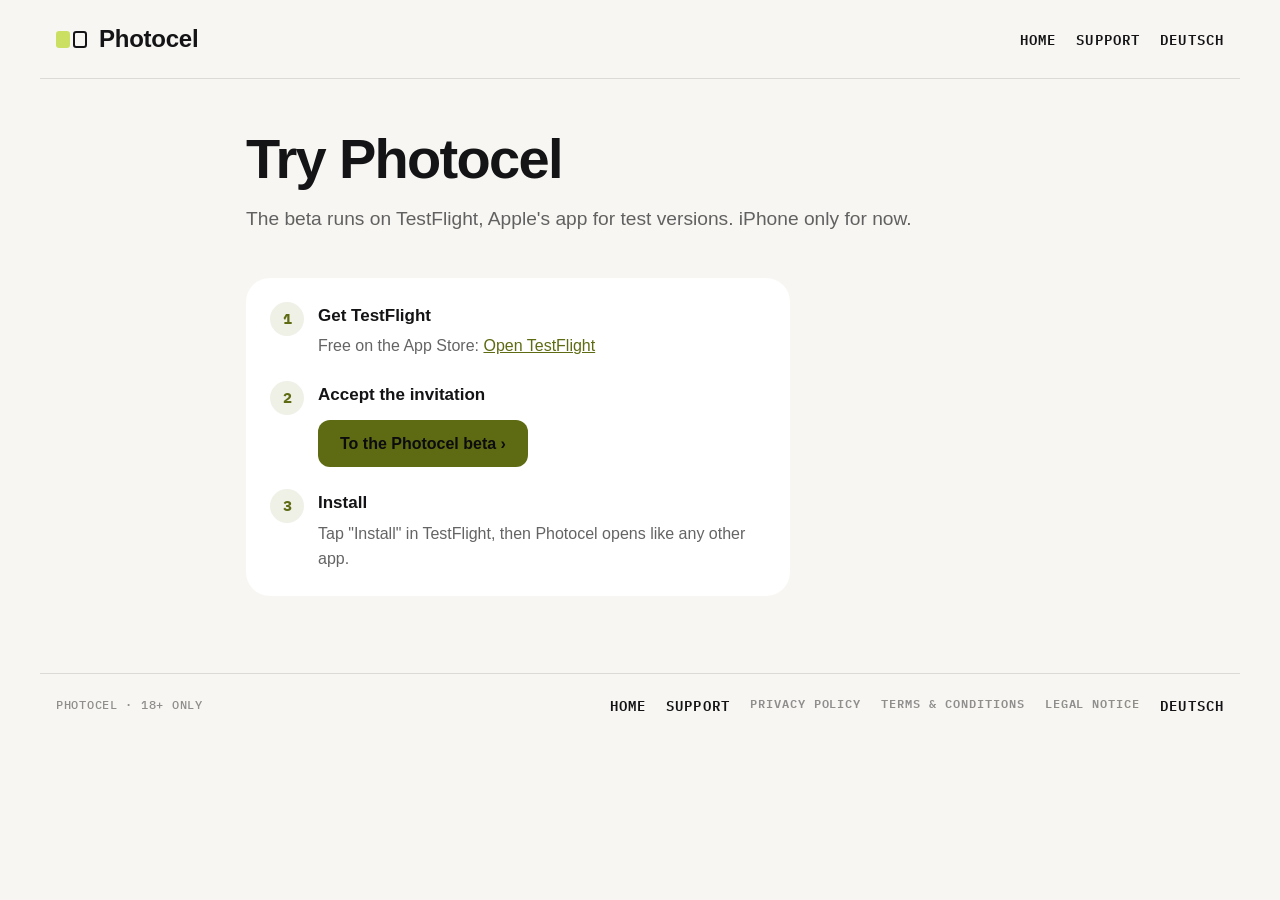
<file: app-en.html>
<!doctype html>
<html lang="en">
<head>
<meta charset="utf-8">
<meta name="viewport" content="width=device-width, initial-scale=1">
<title>Get the app · Photocel</title>
<link rel="icon" href="favicon.ico?v=2" sizes="any">
<link rel="icon" type="image/png" sizes="32x32" href="favicon-32.png?v=2">
<link rel="icon" type="image/png" sizes="192x192" href="favicon-192.png?v=2">
<link rel="apple-touch-icon" href="apple-touch-icon.png?v=2">
<link rel="stylesheet" href="style.css">
</head>
<body class="sub">

<header class="site-header"><a class="brand" href="index-en.html"><span class="mark" aria-hidden="true"><span class="mark-card mark-a"></span><span class="mark-card mark-b"></span></span>Photocel</a><nav><a href="index-en.html">Home</a><a href="support-en.html">Support</a><a href="app.html" lang="de">Deutsch</a></nav></header>
<main>
<script>(function(){var ua=navigator.userAgent||'';var ios="https://testflight.apple.com/join/4wtbF9UX";var play=null;
if(/iPhone|iPad|iPod/.test(ua)||(/Macintosh/.test(ua)&&'ontouchend' in document)){if(ios)location.replace(ios)}else if(/Android/.test(ua)){if(play)location.replace(play)}})();</script>
<header class="page-head"><p class="pill"><span></span>BETA</p><h1>Try Photocel</h1><p class="lead">The beta runs on TestFlight, Apple's app for test versions. iPhone only for now.</p></header>
<ol class="card beta-steps">
<li><strong>Get TestFlight</strong><span>Free on the App Store: <a href="https://apps.apple.com/app/testflight/id899247664">Open TestFlight</a></span></li>
<li><strong>Accept the invitation</strong><span><a class="beta-button" href="https://testflight.apple.com/join/4wtbF9UX">To the Photocel beta ›</a></span></li>
<li><strong>Install</strong><span>Tap "Install" in TestFlight, then Photocel opens like any other app.</span></li>
</ol>
</main>
<footer class="site-footer"><p class="footer-note">Photocel · 18+ only</p><nav><a href="index-en.html">Home</a><a href="support-en.html">Support</a><a href="privacy.html" class="legal">Privacy Policy</a><a href="terms.html" class="legal">Terms & Conditions</a><a href="legal-notice.html" class="legal">Legal Notice</a><a href="app.html" lang="de">Deutsch</a></nav></footer>
</body>
</html>
</file>
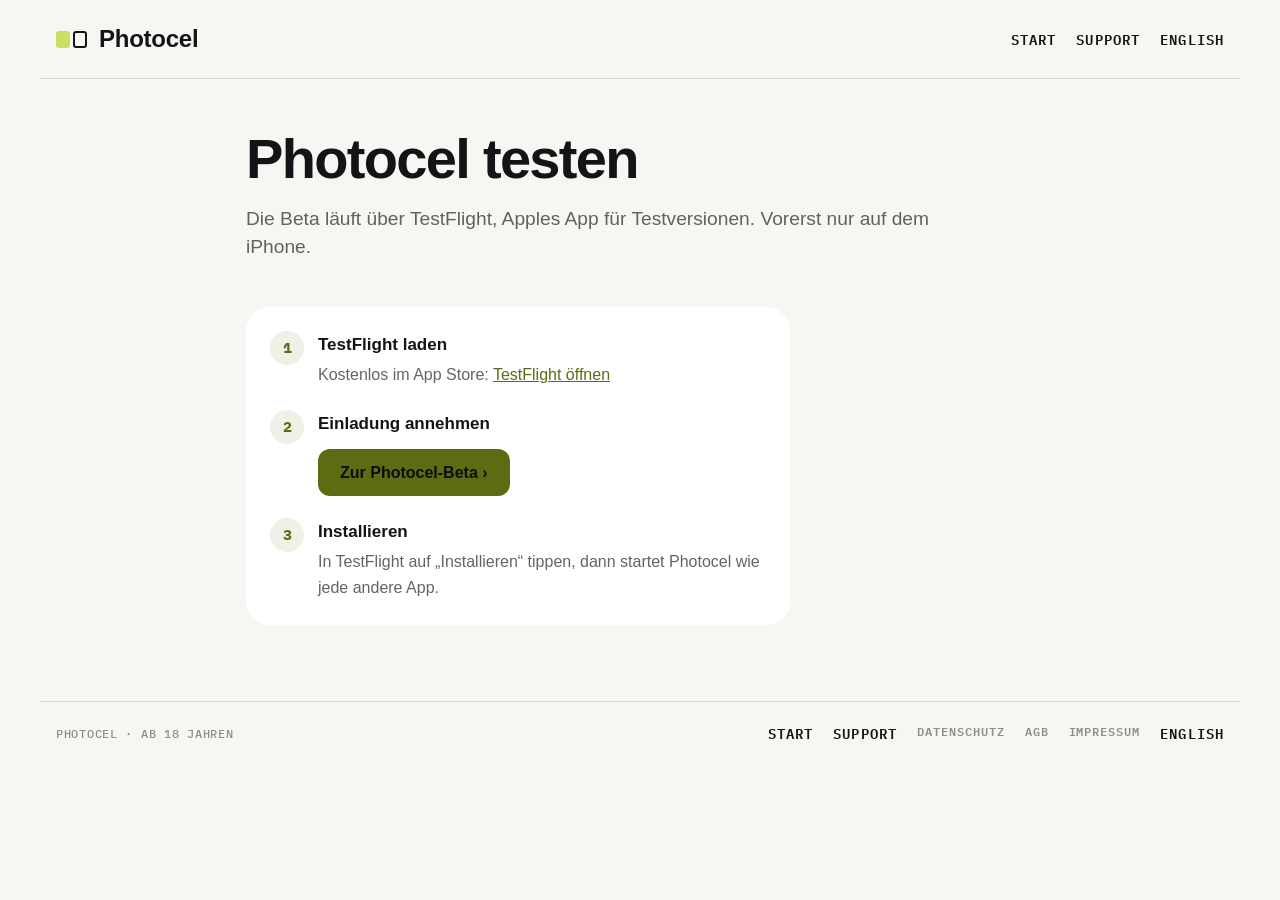
<file: app.html>
<!doctype html>
<html lang="de">
<head>
<meta charset="utf-8">
<meta name="viewport" content="width=device-width, initial-scale=1">
<title>App laden · Photocel</title>
<link rel="icon" href="favicon.ico?v=2" sizes="any">
<link rel="icon" type="image/png" sizes="32x32" href="favicon-32.png?v=2">
<link rel="icon" type="image/png" sizes="192x192" href="favicon-192.png?v=2">
<link rel="apple-touch-icon" href="apple-touch-icon.png?v=2">
<link rel="stylesheet" href="style.css">
</head>
<body class="sub">

<header class="site-header"><a class="brand" href="index.html"><span class="mark" aria-hidden="true"><span class="mark-card mark-a"></span><span class="mark-card mark-b"></span></span>Photocel</a><nav><a href="index.html">Start</a><a href="support.html">Support</a><a href="app-en.html" lang="en">English</a></nav></header>
<main>
<script>(function(){var ua=navigator.userAgent||'';var ios="https://testflight.apple.com/join/4wtbF9UX";var play=null;
if(/iPhone|iPad|iPod/.test(ua)||(/Macintosh/.test(ua)&&'ontouchend' in document)){if(ios)location.replace(ios)}else if(/Android/.test(ua)){if(play)location.replace(play)}})();</script>
<header class="page-head"><p class="pill"><span></span>BETA</p><h1>Photocel testen</h1><p class="lead">Die Beta läuft über TestFlight, Apples App für Testversionen. Vorerst nur auf dem iPhone.</p></header>
<ol class="card beta-steps">
<li><strong>TestFlight laden</strong><span>Kostenlos im App Store: <a href="https://apps.apple.com/app/testflight/id899247664">TestFlight öffnen</a></span></li>
<li><strong>Einladung annehmen</strong><span><a class="beta-button" href="https://testflight.apple.com/join/4wtbF9UX">Zur Photocel-Beta ›</a></span></li>
<li><strong>Installieren</strong><span>In TestFlight auf „Installieren“ tippen, dann startet Photocel wie jede andere App.</span></li>
</ol>
</main>
<footer class="site-footer"><p class="footer-note">Photocel · ab 18 Jahren</p><nav><a href="index.html">Start</a><a href="support.html">Support</a><a href="datenschutz.html" class="legal">Datenschutz</a><a href="agb.html" class="legal">AGB</a><a href="impressum.html" class="legal">Impressum</a><a href="app-en.html" lang="en">English</a></nav></footer>
</body>
</html>
</file>
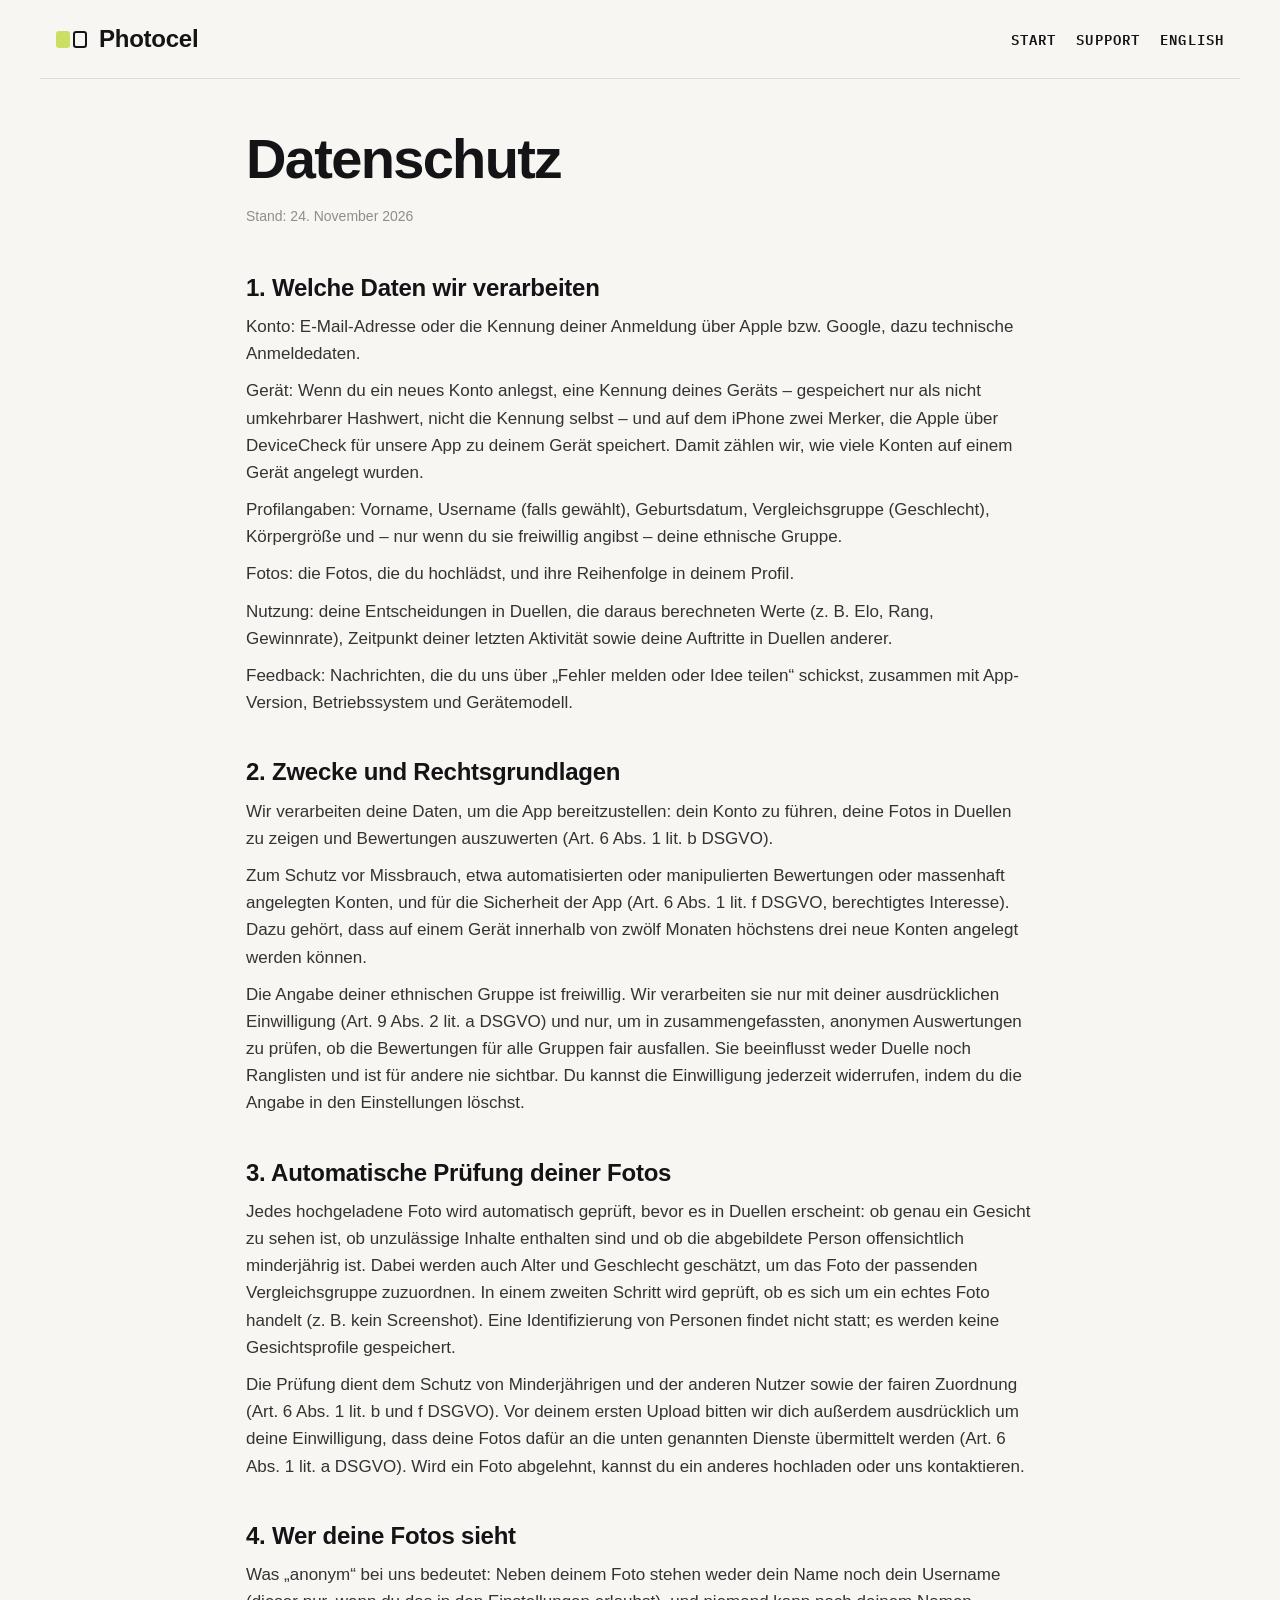
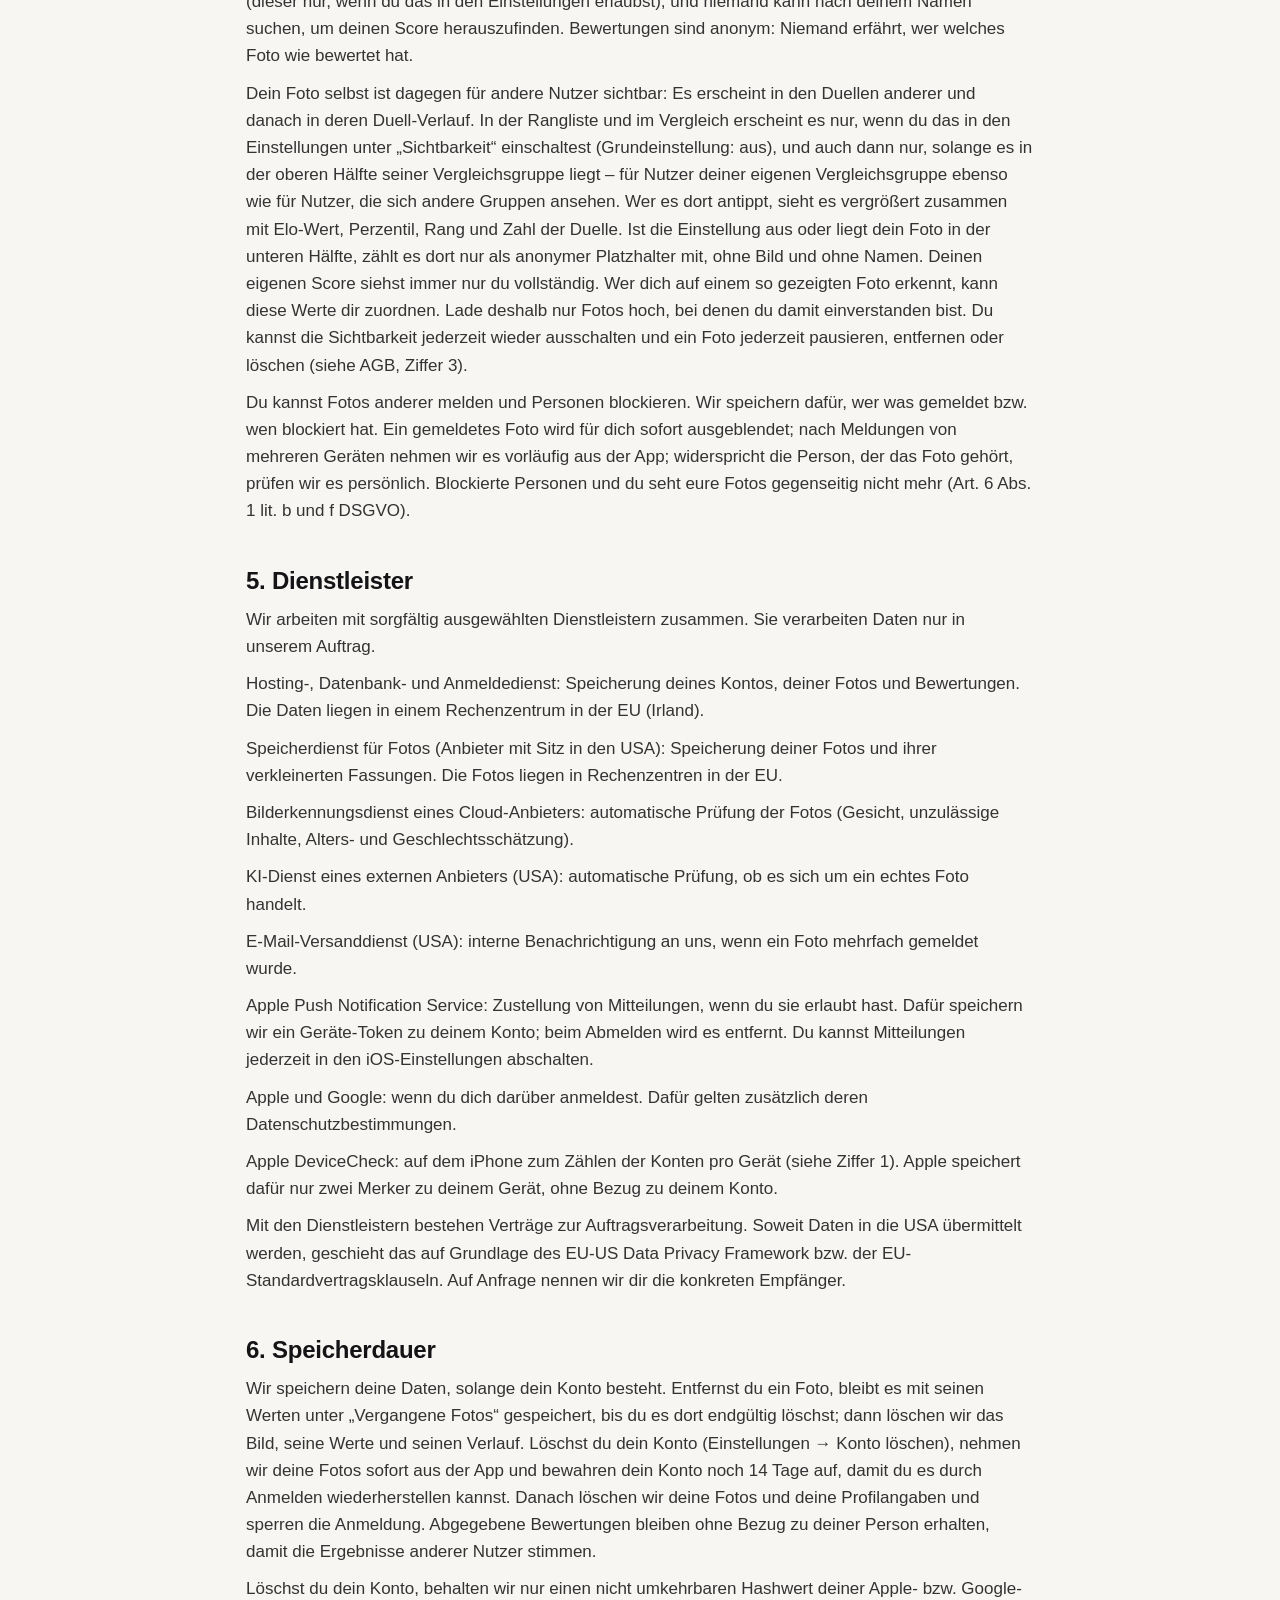
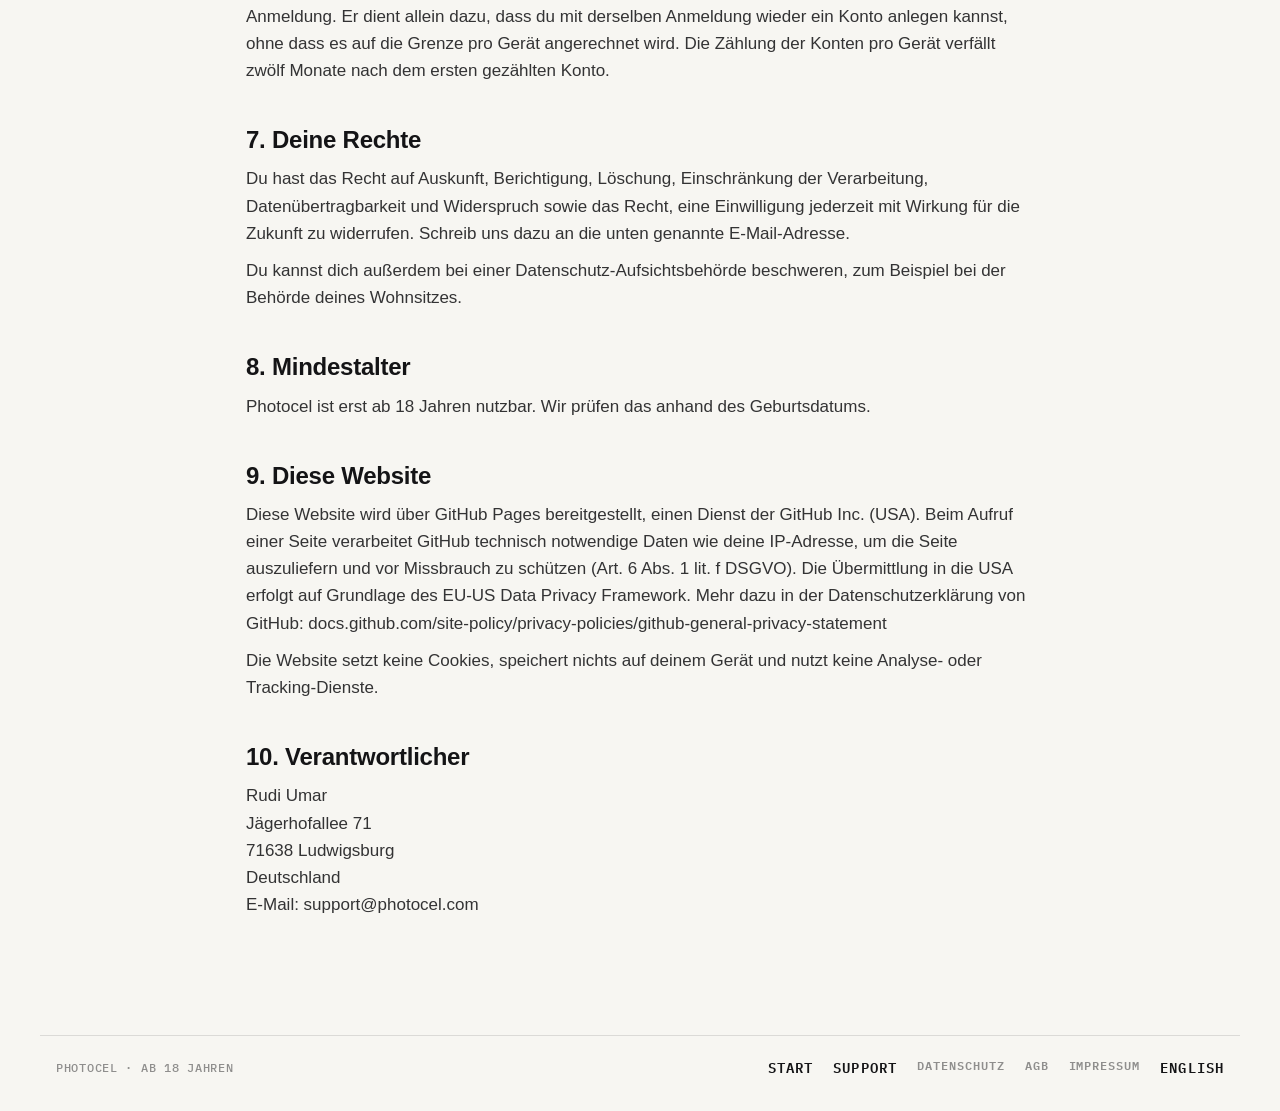
<file: datenschutz.html>
<!doctype html>
<html lang="de">
<head>
<meta charset="utf-8">
<meta name="viewport" content="width=device-width, initial-scale=1">
<meta name="robots" content="noindex, nofollow">
<title>Datenschutz · Photocel</title>
<link rel="icon" href="favicon.ico?v=2" sizes="any">
<link rel="icon" type="image/png" sizes="32x32" href="favicon-32.png?v=2">
<link rel="icon" type="image/png" sizes="192x192" href="favicon-192.png?v=2">
<link rel="apple-touch-icon" href="apple-touch-icon.png?v=2">
<link rel="stylesheet" href="style.css">
</head>
<body class="sub">

<header class="site-header"><a class="brand" href="index.html"><span class="mark" aria-hidden="true"><span class="mark-card mark-a"></span><span class="mark-card mark-b"></span></span>Photocel</a><nav><a href="index.html">Start</a><a href="support.html">Support</a><a href="privacy.html" lang="en">English</a></nav></header>
<main>
<header class="page-head"><p class="pill"><span></span>RECHTLICHES</p><h1>Datenschutz</h1><p class="updated">Stand: 24. November 2026</p></header>
<div class="legal">
<nav class="toc" aria-label="Inhalt"><p>INHALT</p><ol><li><a href="#s1">1. Welche Daten wir verarbeiten</a></li><li><a href="#s2">2. Zwecke und Rechtsgrundlagen</a></li><li><a href="#s3">3. Automatische Prüfung deiner Fotos</a></li><li><a href="#s4">4. Wer deine Fotos sieht</a></li><li><a href="#s5">5. Dienstleister</a></li><li><a href="#s6">6. Speicherdauer</a></li><li><a href="#s7">7. Deine Rechte</a></li><li><a href="#s8">8. Mindestalter</a></li><li><a href="#s9">9. Diese Website</a></li><li><a href="#s10">10. Verantwortlicher</a></li></ol></nav>
<div class="legal-body">
<section class="card" id="s1"><h2>1. Welche Daten wir verarbeiten</h2><p>Konto: E-Mail-Adresse oder die Kennung deiner Anmeldung über Apple bzw. Google, dazu technische Anmeldedaten.</p><p>Gerät: Wenn du ein neues Konto anlegst, eine Kennung deines Geräts – gespeichert nur als nicht umkehrbarer Hashwert, nicht die Kennung selbst – und auf dem iPhone zwei Merker, die Apple über DeviceCheck für unsere App zu deinem Gerät speichert. Damit zählen wir, wie viele Konten auf einem Gerät angelegt wurden.</p><p>Profilangaben: Vorname, Username (falls gewählt), Geburtsdatum, Vergleichsgruppe (Geschlecht), Körpergröße und – nur wenn du sie freiwillig angibst – deine ethnische Gruppe.</p><p>Fotos: die Fotos, die du hochlädst, und ihre Reihenfolge in deinem Profil.</p><p>Nutzung: deine Entscheidungen in Duellen, die daraus berechneten Werte (z. B. Elo, Rang, Gewinnrate), Zeitpunkt deiner letzten Aktivität sowie deine Auftritte in Duellen anderer.</p><p>Feedback: Nachrichten, die du uns über „Fehler melden oder Idee teilen“ schickst, zusammen mit App-Version, Betriebssystem und Gerätemodell.</p></section>
<section class="card" id="s2"><h2>2. Zwecke und Rechtsgrundlagen</h2><p>Wir verarbeiten deine Daten, um die App bereitzustellen: dein Konto zu führen, deine Fotos in Duellen zu zeigen und Bewertungen auszuwerten (Art. 6 Abs. 1 lit. b DSGVO).</p><p>Zum Schutz vor Missbrauch, etwa automatisierten oder manipulierten Bewertungen oder massenhaft angelegten Konten, und für die Sicherheit der App (Art. 6 Abs. 1 lit. f DSGVO, berechtigtes Interesse). Dazu gehört, dass auf einem Gerät innerhalb von zwölf Monaten höchstens drei neue Konten angelegt werden können.</p><p>Die Angabe deiner ethnischen Gruppe ist freiwillig. Wir verarbeiten sie nur mit deiner ausdrücklichen Einwilligung (Art. 9 Abs. 2 lit. a DSGVO) und nur, um in zusammengefassten, anonymen Auswertungen zu prüfen, ob die Bewertungen für alle Gruppen fair ausfallen. Sie beeinflusst weder Duelle noch Ranglisten und ist für andere nie sichtbar. Du kannst die Einwilligung jederzeit widerrufen, indem du die Angabe in den Einstellungen löschst.</p></section>
<section class="card" id="s3"><h2>3. Automatische Prüfung deiner Fotos</h2><p>Jedes hochgeladene Foto wird automatisch geprüft, bevor es in Duellen erscheint: ob genau ein Gesicht zu sehen ist, ob unzulässige Inhalte enthalten sind und ob die abgebildete Person offensichtlich minderjährig ist. Dabei werden auch Alter und Geschlecht geschätzt, um das Foto der passenden Vergleichsgruppe zuzuordnen. In einem zweiten Schritt wird geprüft, ob es sich um ein echtes Foto handelt (z. B. kein Screenshot). Eine Identifizierung von Personen findet nicht statt; es werden keine Gesichtsprofile gespeichert.</p><p>Die Prüfung dient dem Schutz von Minderjährigen und der anderen Nutzer sowie der fairen Zuordnung (Art. 6 Abs. 1 lit. b und f DSGVO). Vor deinem ersten Upload bitten wir dich außerdem ausdrücklich um deine Einwilligung, dass deine Fotos dafür an die unten genannten Dienste übermittelt werden (Art. 6 Abs. 1 lit. a DSGVO). Wird ein Foto abgelehnt, kannst du ein anderes hochladen oder uns kontaktieren.</p></section>
<section class="card" id="s4"><h2>4. Wer deine Fotos sieht</h2><p>Was „anonym“ bei uns bedeutet: Neben deinem Foto stehen weder dein Name noch dein Username (dieser nur, wenn du das in den Einstellungen erlaubst), und niemand kann nach deinem Namen suchen, um deinen Score herauszufinden. Bewertungen sind anonym: Niemand erfährt, wer welches Foto wie bewertet hat.</p><p>Dein Foto selbst ist dagegen für andere Nutzer sichtbar: Es erscheint in den Duellen anderer und danach in deren Duell-Verlauf. In der Rangliste und im Vergleich erscheint es nur, wenn du das in den Einstellungen unter „Sichtbarkeit“ einschaltest (Grundeinstellung: aus), und auch dann nur, solange es in der oberen Hälfte seiner Vergleichsgruppe liegt – für Nutzer deiner eigenen Vergleichsgruppe ebenso wie für Nutzer, die sich andere Gruppen ansehen. Wer es dort antippt, sieht es vergrößert zusammen mit Elo-Wert, Perzentil, Rang und Zahl der Duelle. Ist die Einstellung aus oder liegt dein Foto in der unteren Hälfte, zählt es dort nur als anonymer Platzhalter mit, ohne Bild und ohne Namen. Deinen eigenen Score siehst immer nur du vollständig. Wer dich auf einem so gezeigten Foto erkennt, kann diese Werte dir zuordnen. Lade deshalb nur Fotos hoch, bei denen du damit einverstanden bist. Du kannst die Sichtbarkeit jederzeit wieder ausschalten und ein Foto jederzeit pausieren, entfernen oder löschen (siehe AGB, Ziffer 3).</p><p>Du kannst Fotos anderer melden und Personen blockieren. Wir speichern dafür, wer was gemeldet bzw. wen blockiert hat. Ein gemeldetes Foto wird für dich sofort ausgeblendet; nach Meldungen von mehreren Geräten nehmen wir es vorläufig aus der App; widerspricht die Person, der das Foto gehört, prüfen wir es persönlich. Blockierte Personen und du seht eure Fotos gegenseitig nicht mehr (Art. 6 Abs. 1 lit. b und f DSGVO).</p></section>
<section class="card" id="s5"><h2>5. Dienstleister</h2><p>Wir arbeiten mit sorgfältig ausgewählten Dienstleistern zusammen. Sie verarbeiten Daten nur in unserem Auftrag.</p><p>Hosting-, Datenbank- und Anmeldedienst: Speicherung deines Kontos, deiner Fotos und Bewertungen. Die Daten liegen in einem Rechenzentrum in der EU (Irland).</p><p>Speicherdienst für Fotos (Anbieter mit Sitz in den USA): Speicherung deiner Fotos und ihrer verkleinerten Fassungen. Die Fotos liegen in Rechenzentren in der EU.</p><p>Bilderkennungsdienst eines Cloud-Anbieters: automatische Prüfung der Fotos (Gesicht, unzulässige Inhalte, Alters- und Geschlechtsschätzung).</p><p>KI-Dienst eines externen Anbieters (USA): automatische Prüfung, ob es sich um ein echtes Foto handelt.</p><p>E-Mail-Versanddienst (USA): interne Benachrichtigung an uns, wenn ein Foto mehrfach gemeldet wurde.</p><p>Apple Push Notification Service: Zustellung von Mitteilungen, wenn du sie erlaubt hast. Dafür speichern wir ein Geräte-Token zu deinem Konto; beim Abmelden wird es entfernt. Du kannst Mitteilungen jederzeit in den iOS-Einstellungen abschalten.</p><p>Apple und Google: wenn du dich darüber anmeldest. Dafür gelten zusätzlich deren Datenschutzbestimmungen.</p><p>Apple DeviceCheck: auf dem iPhone zum Zählen der Konten pro Gerät (siehe Ziffer 1). Apple speichert dafür nur zwei Merker zu deinem Gerät, ohne Bezug zu deinem Konto.</p><p>Mit den Dienstleistern bestehen Verträge zur Auftragsverarbeitung. Soweit Daten in die USA übermittelt werden, geschieht das auf Grundlage des EU-US Data Privacy Framework bzw. der EU-Standardvertragsklauseln. Auf Anfrage nennen wir dir die konkreten Empfänger.</p></section>
<section class="card" id="s6"><h2>6. Speicherdauer</h2><p>Wir speichern deine Daten, solange dein Konto besteht. Entfernst du ein Foto, bleibt es mit seinen Werten unter „Vergangene Fotos“ gespeichert, bis du es dort endgültig löschst; dann löschen wir das Bild, seine Werte und seinen Verlauf. Löschst du dein Konto (Einstellungen → Konto löschen), nehmen wir deine Fotos sofort aus der App und bewahren dein Konto noch 14 Tage auf, damit du es durch Anmelden wiederherstellen kannst. Danach löschen wir deine Fotos und deine Profilangaben und sperren die Anmeldung. Abgegebene Bewertungen bleiben ohne Bezug zu deiner Person erhalten, damit die Ergebnisse anderer Nutzer stimmen.</p><p>Löschst du dein Konto, behalten wir nur einen nicht umkehrbaren Hashwert deiner Apple- bzw. Google-Anmeldung. Er dient allein dazu, dass du mit derselben Anmeldung wieder ein Konto anlegen kannst, ohne dass es auf die Grenze pro Gerät angerechnet wird. Die Zählung der Konten pro Gerät verfällt zwölf Monate nach dem ersten gezählten Konto.</p></section>
<section class="card" id="s7"><h2>7. Deine Rechte</h2><p>Du hast das Recht auf Auskunft, Berichtigung, Löschung, Einschränkung der Verarbeitung, Datenübertragbarkeit und Widerspruch sowie das Recht, eine Einwilligung jederzeit mit Wirkung für die Zukunft zu widerrufen. Schreib uns dazu an die unten genannte E-Mail-Adresse.</p><p>Du kannst dich außerdem bei einer Datenschutz-Aufsichtsbehörde beschweren, zum Beispiel bei der Behörde deines Wohnsitzes.</p></section>
<section class="card" id="s8"><h2>8. Mindestalter</h2><p>Photocel ist erst ab 18 Jahren nutzbar. Wir prüfen das anhand des Geburtsdatums.</p></section>
<section class="card" id="s9"><h2>9. Diese Website</h2><p>Diese Website wird über GitHub Pages bereitgestellt, einen Dienst der GitHub Inc. (USA). Beim Aufruf einer Seite verarbeitet GitHub technisch notwendige Daten wie deine IP-Adresse, um die Seite auszuliefern und vor Missbrauch zu schützen (Art. 6 Abs. 1 lit. f DSGVO). Die Übermittlung in die USA erfolgt auf Grundlage des EU-US Data Privacy Framework. Mehr dazu in der Datenschutzerklärung von GitHub: docs.github.com/site-policy/privacy-policies/github-general-privacy-statement</p><p>Die Website setzt keine Cookies, speichert nichts auf deinem Gerät und nutzt keine Analyse- oder Tracking-Dienste.</p></section>
<section class="card" id="s10"><h2>10. Verantwortlicher</h2><p>Rudi Umar<br>Jägerhofallee 71<br>71638 Ludwigsburg<br>Deutschland<br>E-Mail: support@photocel.com</p></section>
</div>
</div>
</main>
<footer class="site-footer"><p class="footer-note">Photocel · ab 18 Jahren</p><nav><a href="index.html">Start</a><a href="support.html">Support</a><a href="datenschutz.html" class="legal" aria-current="page">Datenschutz</a><a href="agb.html" class="legal">AGB</a><a href="impressum.html" class="legal">Impressum</a><a href="privacy.html" lang="en">English</a></nav></footer>
</body>
</html>
</file>
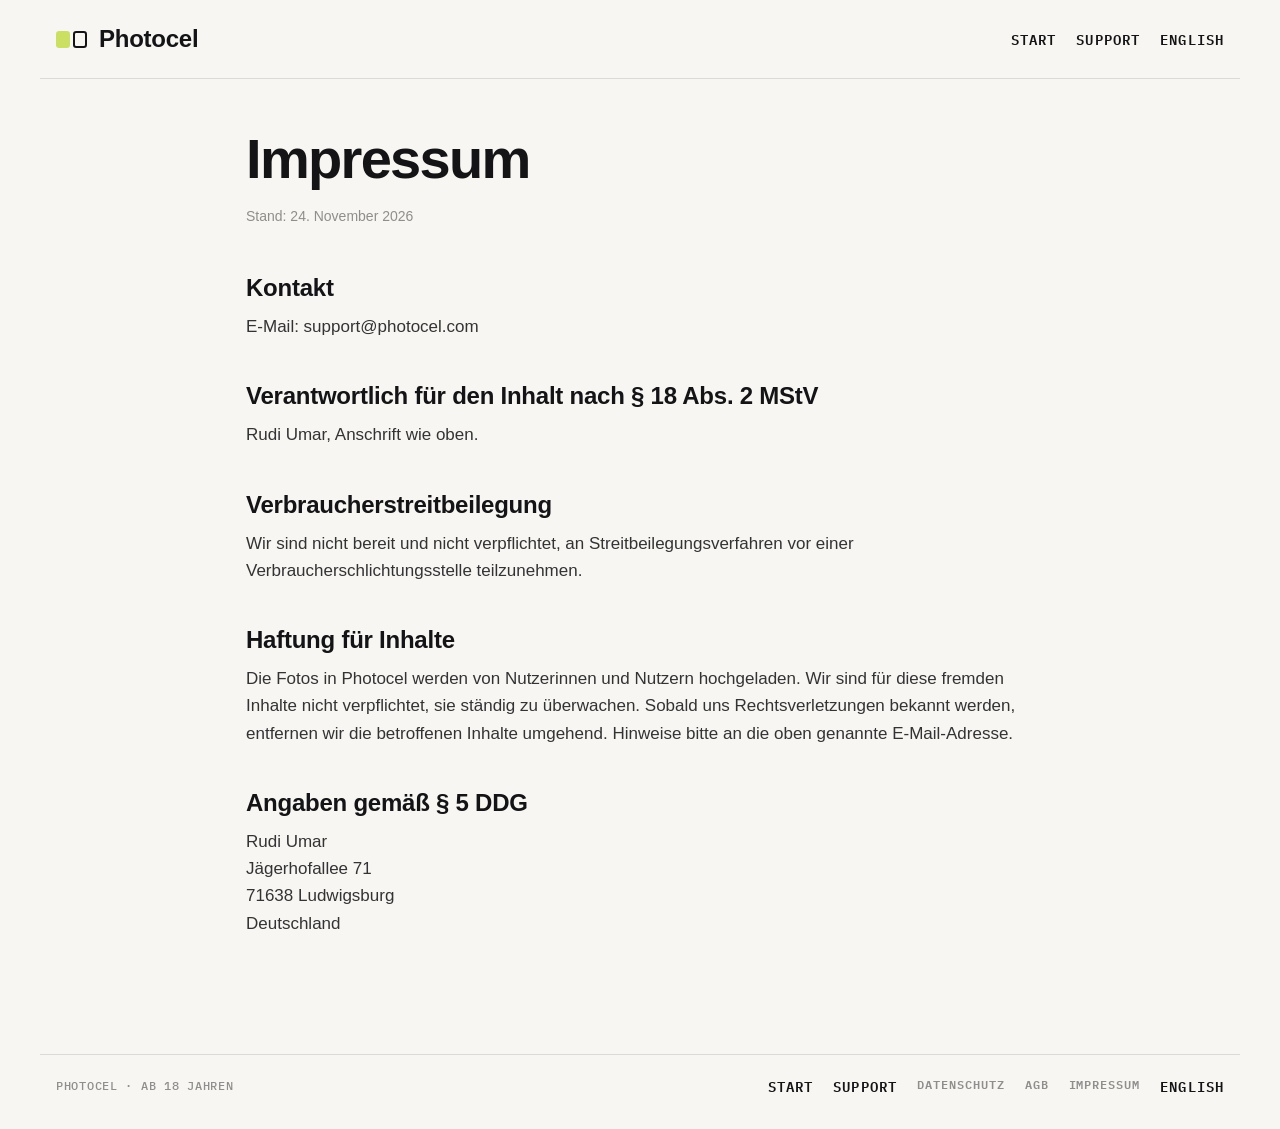
<file: impressum.html>
<!doctype html>
<html lang="de">
<head>
<meta charset="utf-8">
<meta name="viewport" content="width=device-width, initial-scale=1">
<meta name="robots" content="noindex, nofollow">
<title>Impressum · Photocel</title>
<link rel="icon" href="favicon.ico?v=2" sizes="any">
<link rel="icon" type="image/png" sizes="32x32" href="favicon-32.png?v=2">
<link rel="icon" type="image/png" sizes="192x192" href="favicon-192.png?v=2">
<link rel="apple-touch-icon" href="apple-touch-icon.png?v=2">
<link rel="stylesheet" href="style.css">
</head>
<body class="sub">

<header class="site-header"><a class="brand" href="index.html"><span class="mark" aria-hidden="true"><span class="mark-card mark-a"></span><span class="mark-card mark-b"></span></span>Photocel</a><nav><a href="index.html">Start</a><a href="support.html">Support</a><a href="legal-notice.html" lang="en">English</a></nav></header>
<main>
<header class="page-head"><p class="pill"><span></span>RECHTLICHES</p><h1>Impressum</h1><p class="updated">Stand: 24. November 2026</p></header>
<div class="legal">
<nav class="toc" aria-label="Inhalt"><p>INHALT</p><ol><li><a href="#s1">Kontakt</a></li><li><a href="#s2">Verantwortlich für den Inhalt nach § 18 Abs. 2 MStV</a></li><li><a href="#s3">Verbraucherstreitbeilegung</a></li><li><a href="#s4">Haftung für Inhalte</a></li><li><a href="#s5">Angaben gemäß § 5 DDG</a></li></ol></nav>
<div class="legal-body">
<section class="card" id="s1"><h2>Kontakt</h2><p>E-Mail: support@photocel.com</p></section>
<section class="card" id="s2"><h2>Verantwortlich für den Inhalt nach § 18 Abs. 2 MStV</h2><p>Rudi Umar, Anschrift wie oben.</p></section>
<section class="card" id="s3"><h2>Verbraucherstreitbeilegung</h2><p>Wir sind nicht bereit und nicht verpflichtet, an Streitbeilegungsverfahren vor einer Verbraucherschlichtungsstelle teilzunehmen.</p></section>
<section class="card" id="s4"><h2>Haftung für Inhalte</h2><p>Die Fotos in Photocel werden von Nutzerinnen und Nutzern hochgeladen. Wir sind für diese fremden Inhalte nicht verpflichtet, sie ständig zu überwachen. Sobald uns Rechtsverletzungen bekannt werden, entfernen wir die betroffenen Inhalte umgehend. Hinweise bitte an die oben genannte E-Mail-Adresse.</p></section>
<section class="card" id="s5"><h2>Angaben gemäß § 5 DDG</h2><p>Rudi Umar<br>Jägerhofallee 71<br>71638 Ludwigsburg<br>Deutschland</p></section>
</div>
</div>
</main>
<footer class="site-footer"><p class="footer-note">Photocel · ab 18 Jahren</p><nav><a href="index.html">Start</a><a href="support.html">Support</a><a href="datenschutz.html" class="legal">Datenschutz</a><a href="agb.html" class="legal">AGB</a><a href="impressum.html" class="legal" aria-current="page">Impressum</a><a href="legal-notice.html" lang="en">English</a></nav></footer>
</body>
</html>
</file>
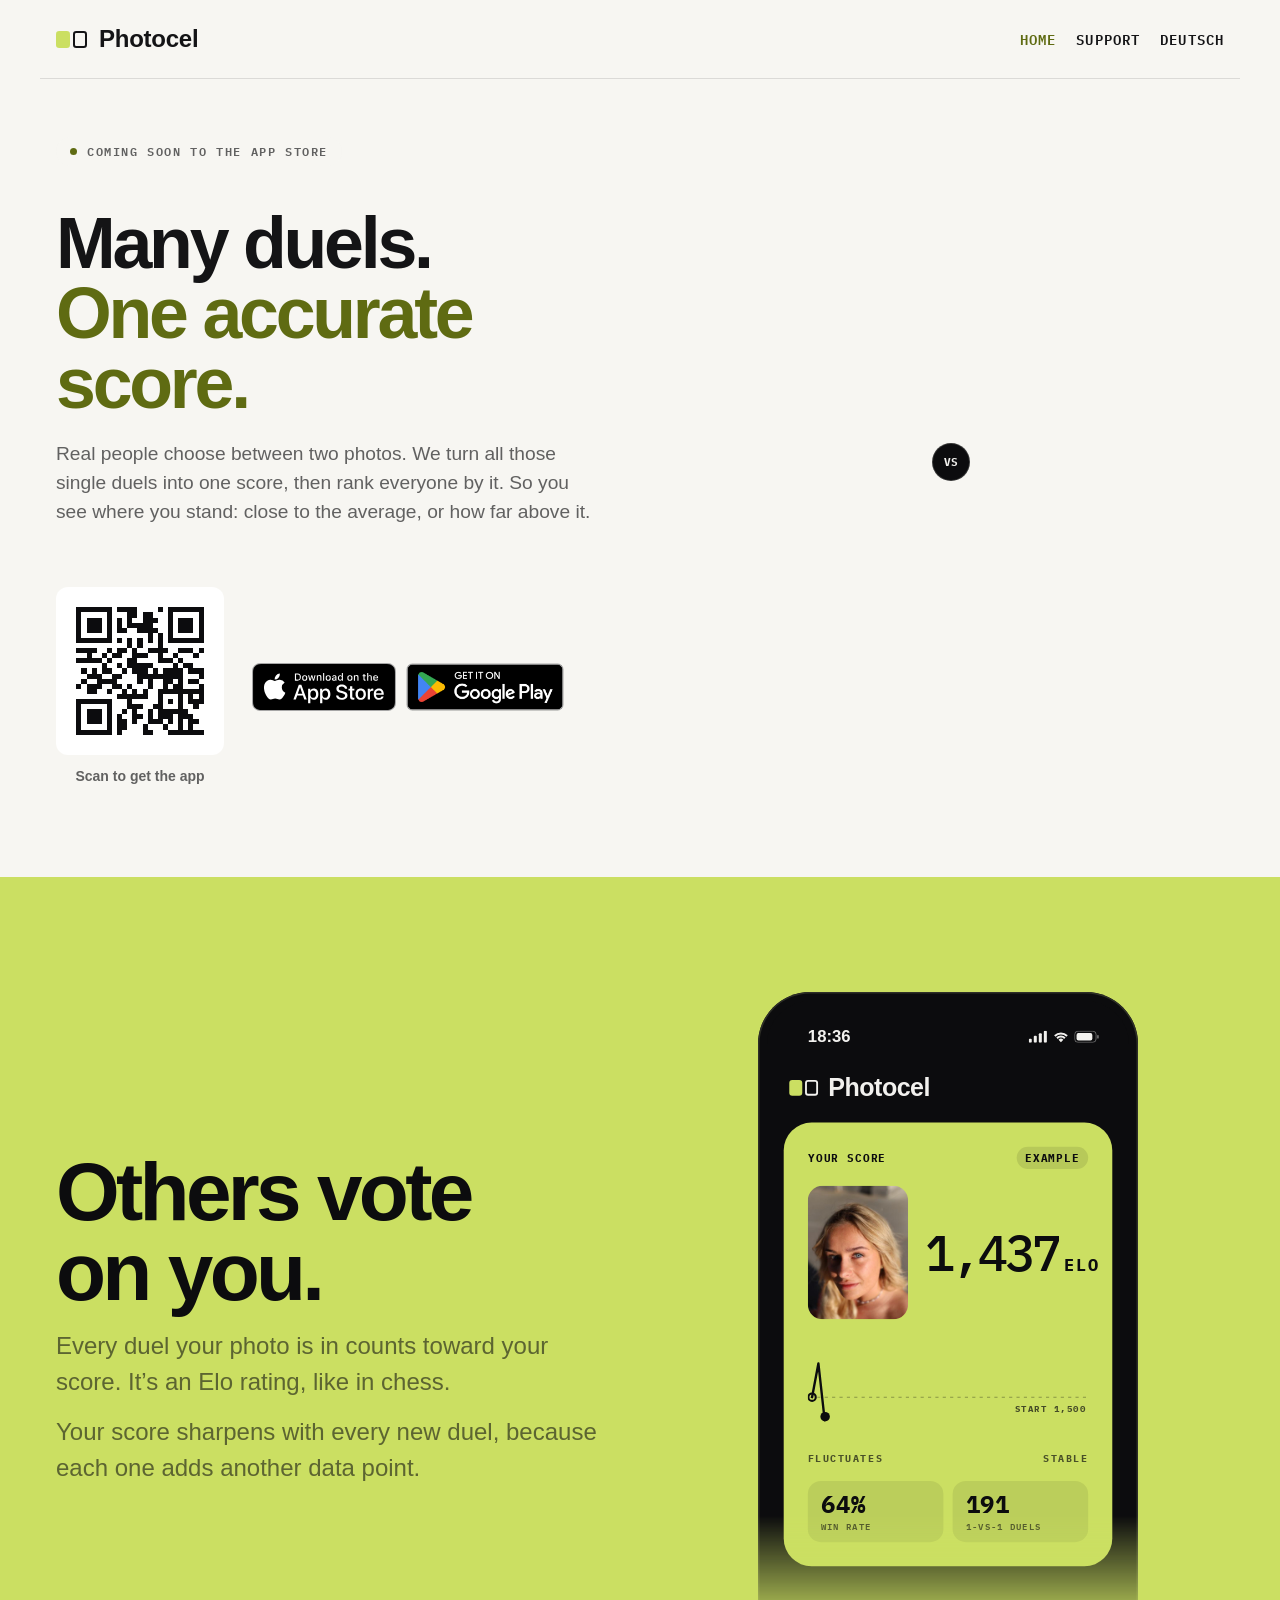
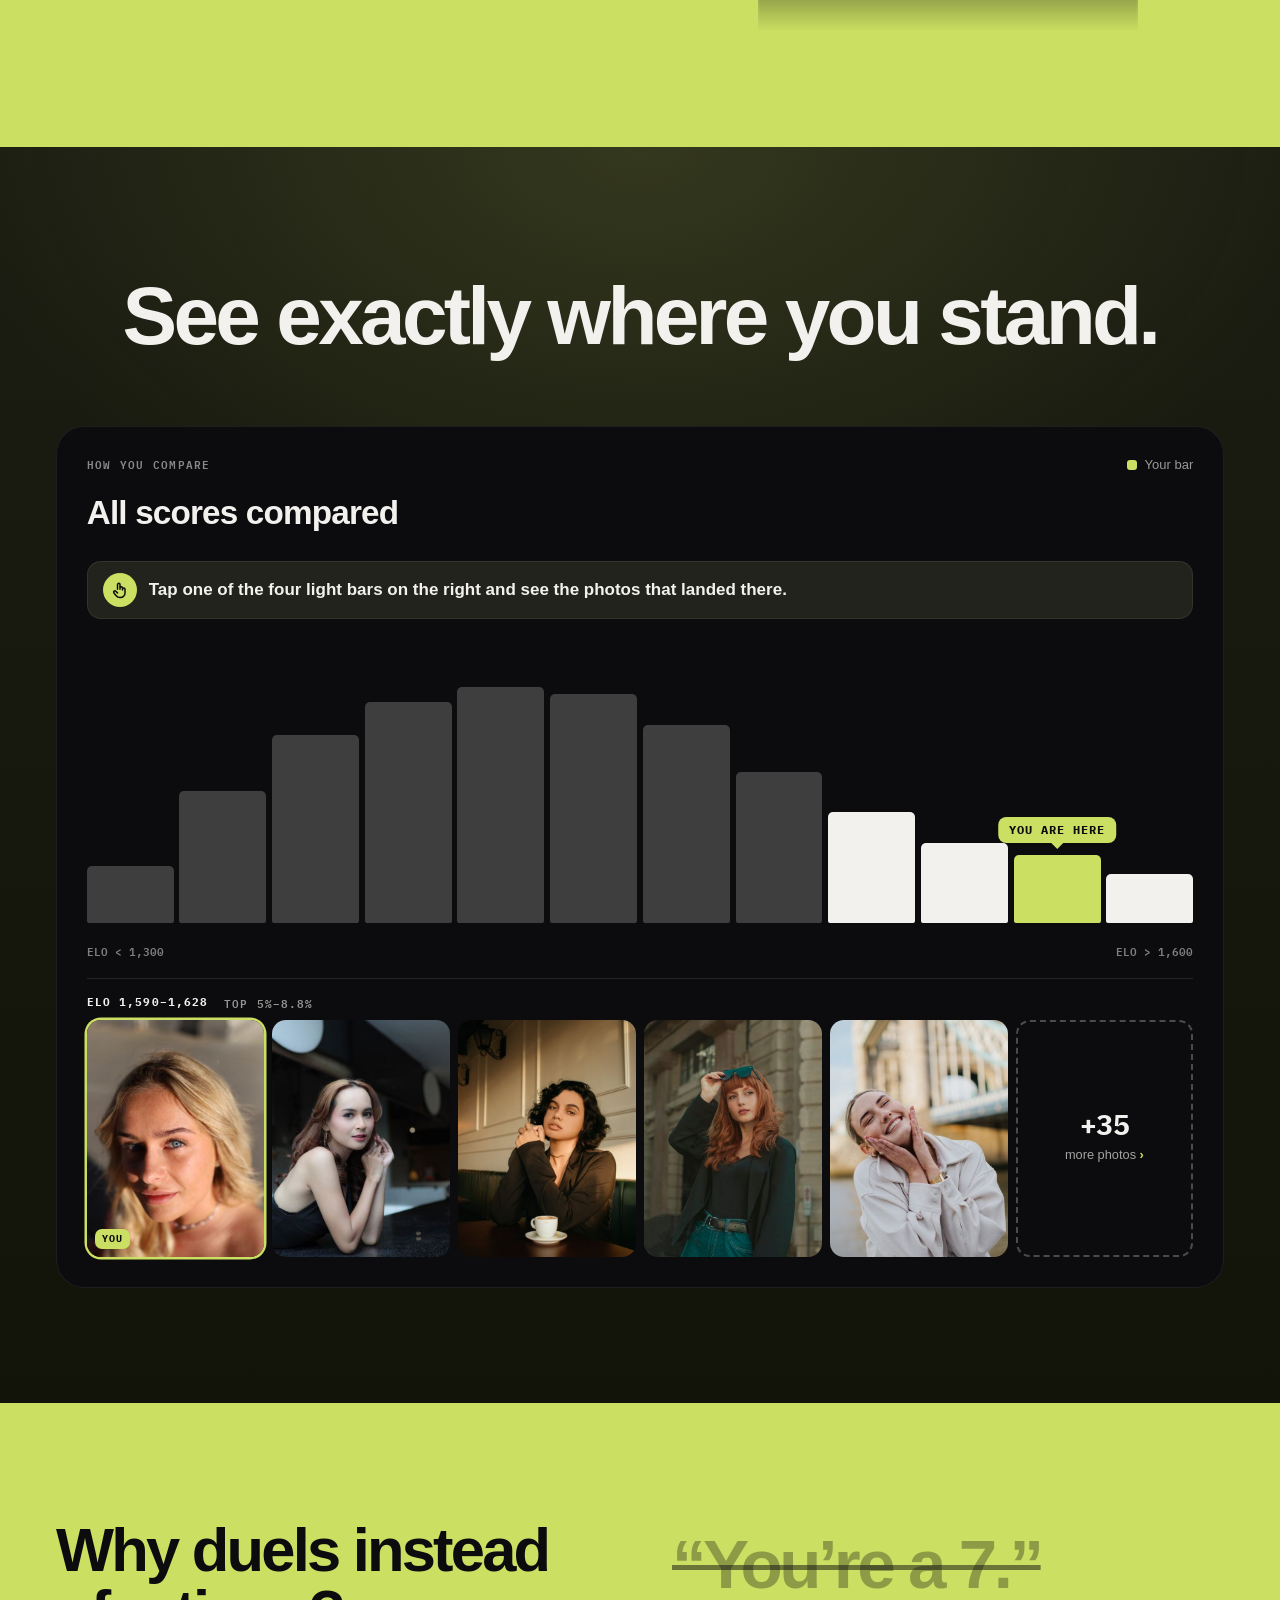
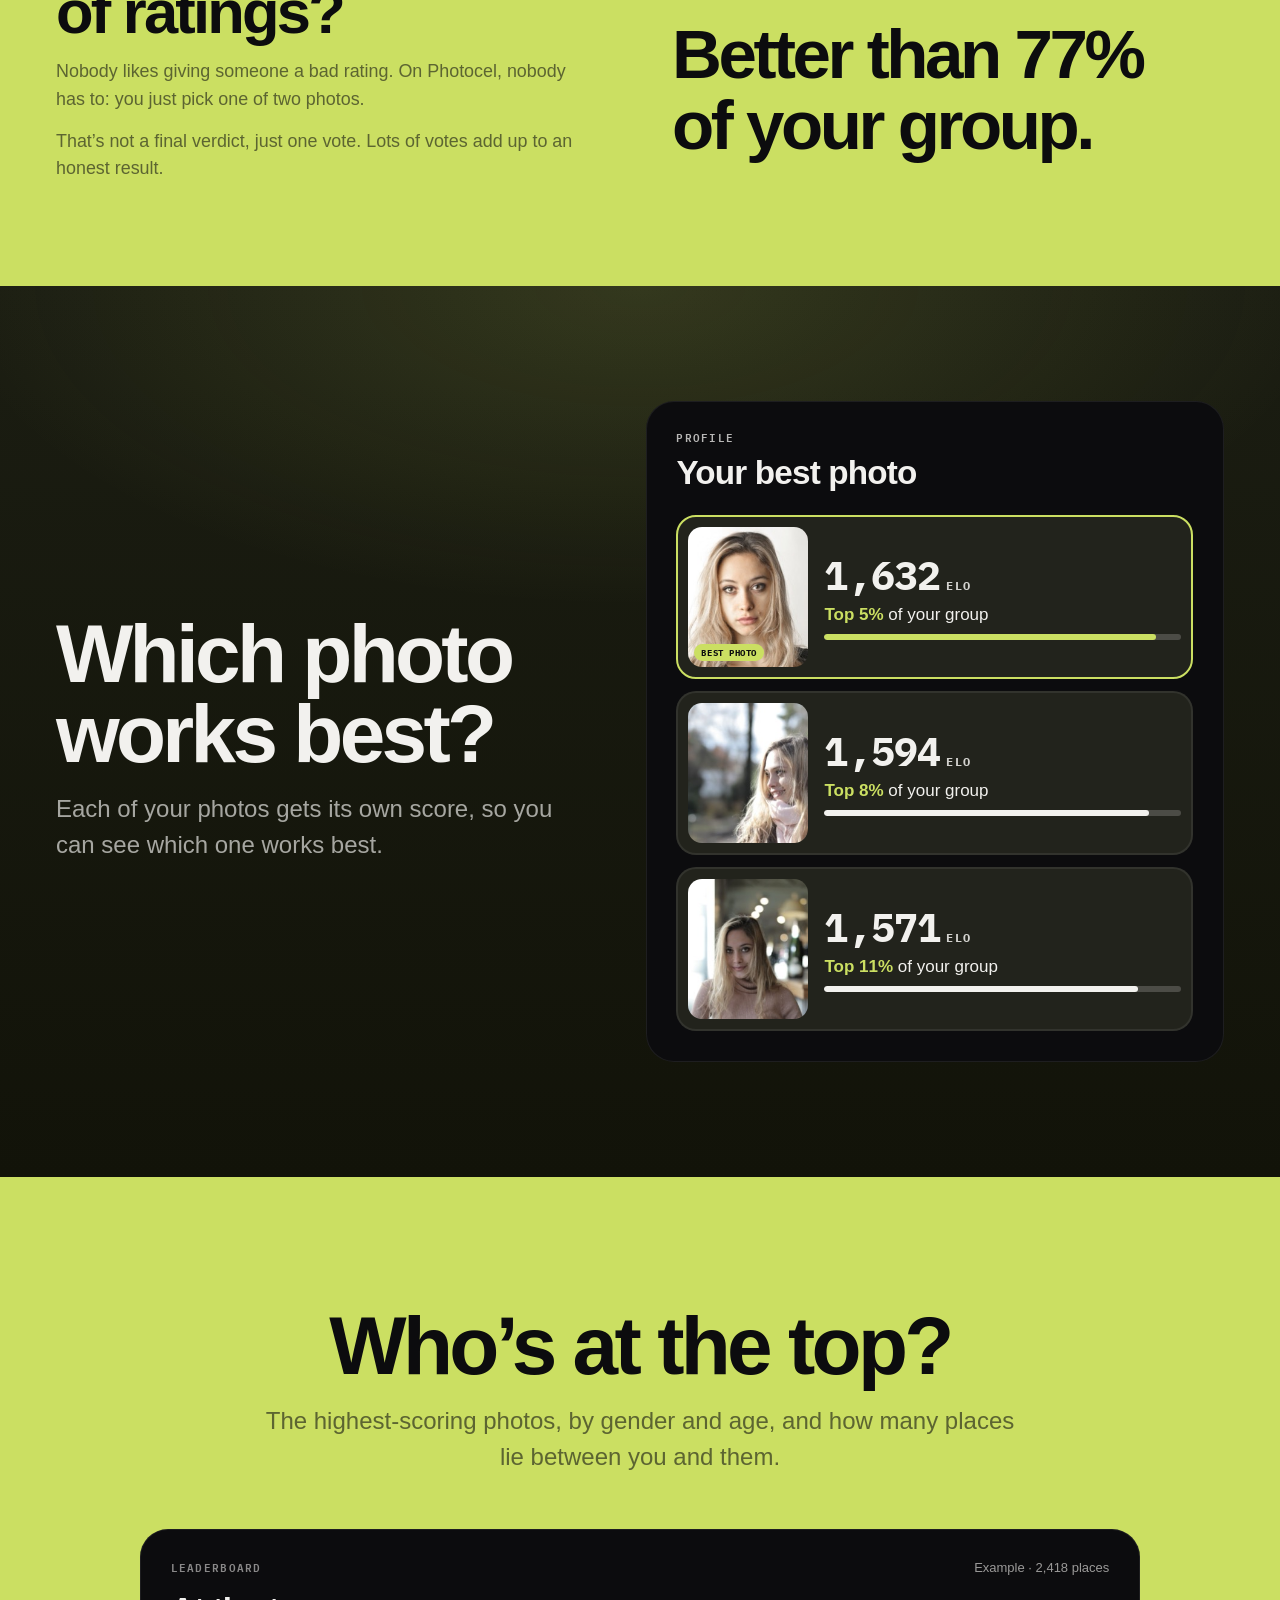
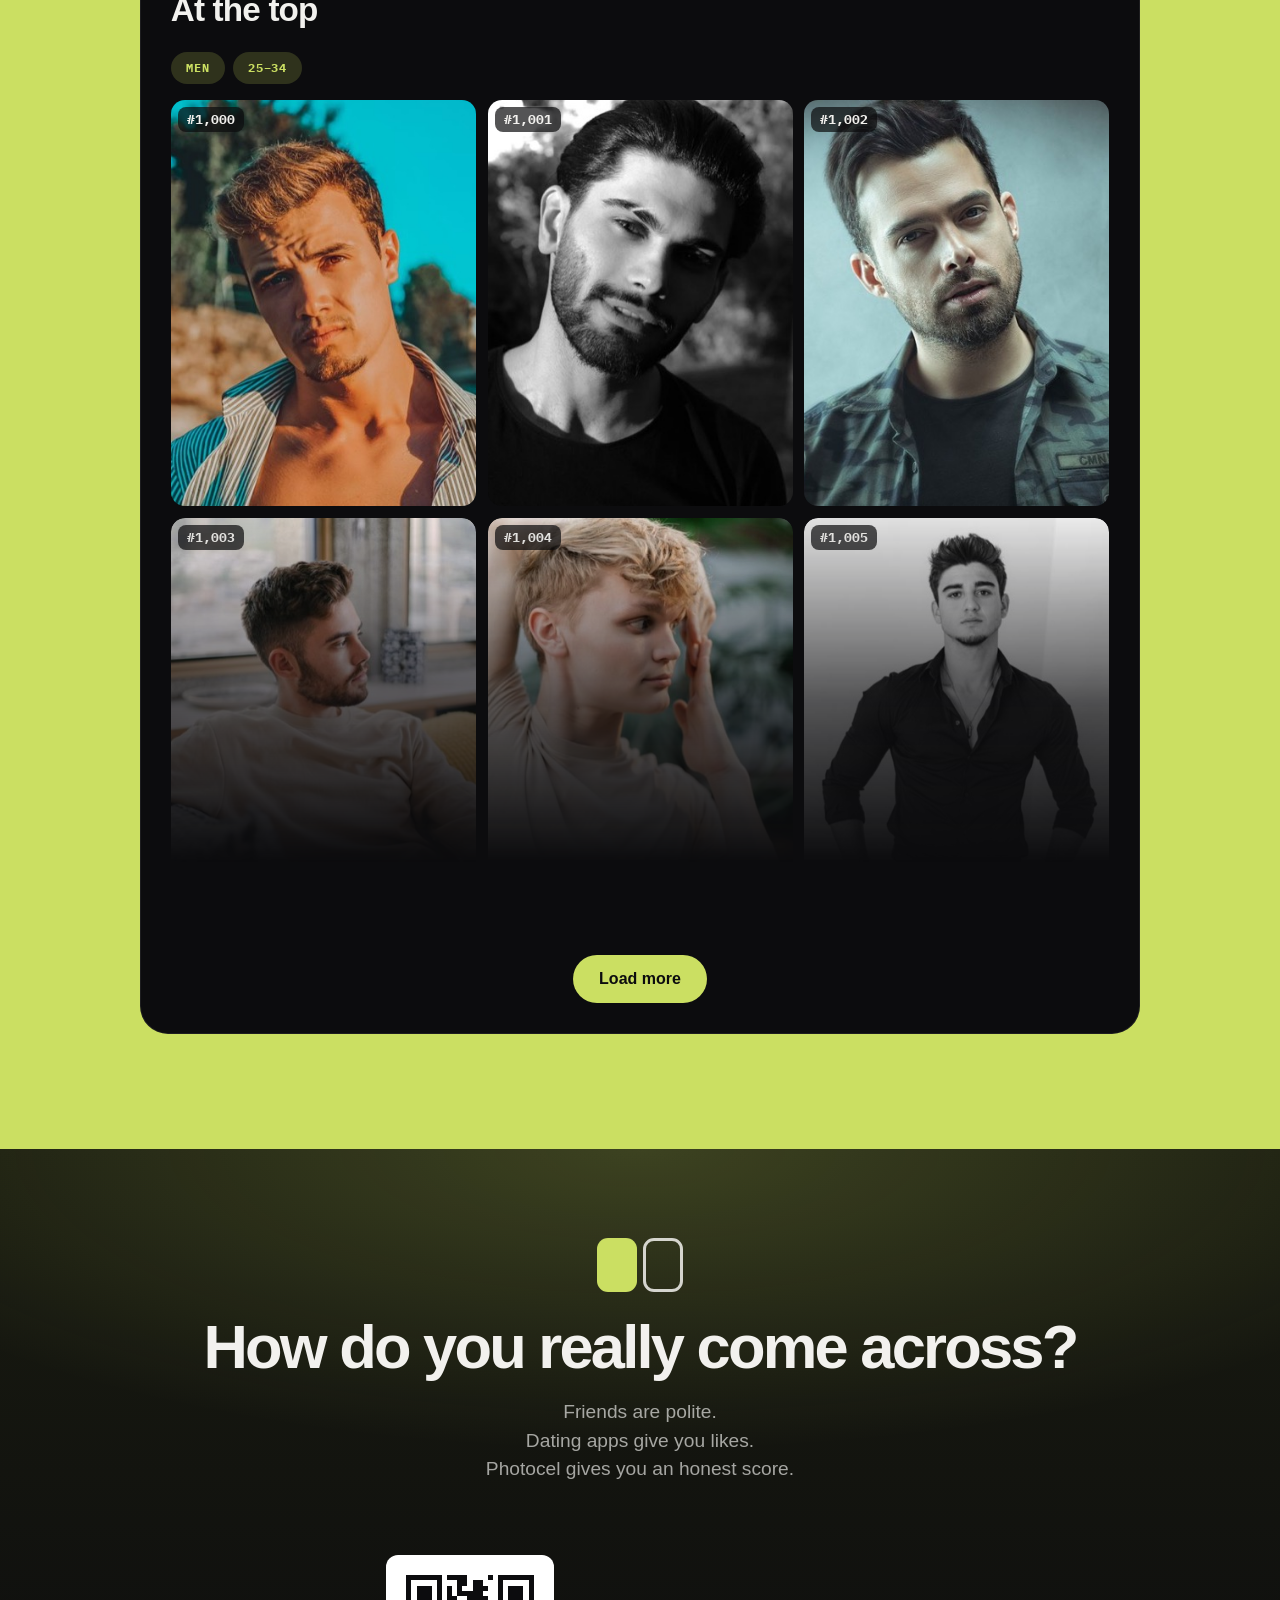
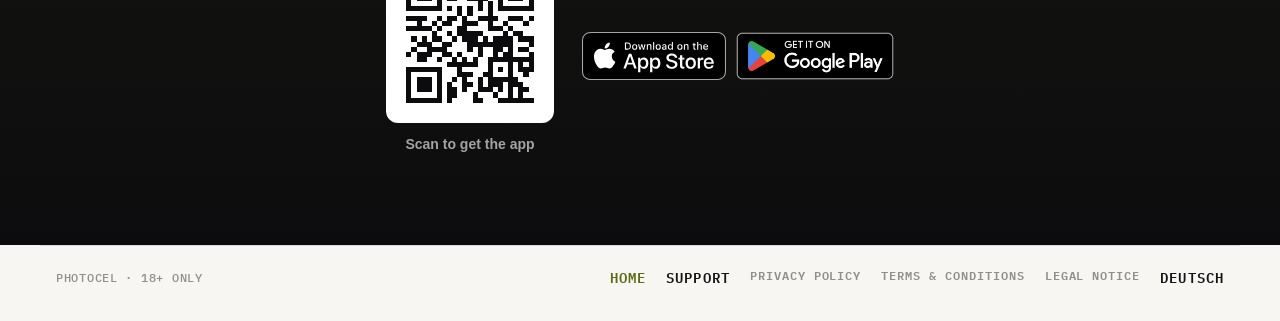
<file: index-en.html>
<!doctype html>
<html lang="en">
<head>
<meta charset="utf-8">
<meta name="viewport" content="width=device-width, initial-scale=1">
<title>Photocel</title>
<link rel="icon" href="favicon.ico?v=2" sizes="any">
<link rel="icon" type="image/png" sizes="32x32" href="favicon-32.png?v=2">
<link rel="icon" type="image/png" sizes="192x192" href="favicon-192.png?v=2">
<link rel="apple-touch-icon" href="apple-touch-icon.png?v=2">
<link rel="stylesheet" href="style.css">
</head>
<body class="home">
<div class="splash" aria-hidden="true">
<script>try{if(document.referrer&&new URL(document.referrer).origin===location.origin){document.currentScript.parentElement.classList.add('splash-skip')}}catch(e){}</script>
<div class="splash-content"><span class="mark mark-large"><span class="mark-card mark-a"></span><span class="mark-card mark-b"></span></span><span class="splash-word">Photocel</span></div>
<div class="splash-bar"><span></span></div>
</div>
<header class="site-header"><a class="brand" href="index-en.html"><span class="mark" aria-hidden="true"><span class="mark-card mark-a"></span><span class="mark-card mark-b"></span></span>Photocel</a><nav><a href="index-en.html" aria-current="page">Home</a><a href="support-en.html">Support</a><a href="index.html" lang="de">Deutsch</a></nav></header>
<main>
<section class="top">
<div class="hero">
<p class="pill"><span></span>COMING SOON TO THE APP STORE</p>
<h1><span>Many duels.</span><span class="hl">One accurate score.</span></h1>
<p class="lead">Real people choose between two photos. We turn all those single duels into one score, then rank everyone by it. So you see where you stand: close to the average, or how far above it.</p>
<div class="download">
<!-- One QR code for both stores: it opens app.html, which forwards to the
     right store (for now: the TestFlight beta) for the phone. Hidden on
     touch devices, which get the beta button instead. -->
<div class="qr">
<svg class="qr-code" viewBox="0 0 33 33" shape-rendering="crispEdges" role="img" aria-label="QR code for the app"><rect width="33" height="33" fill="#fff"/><path d="M4 4h1v1h-1zM5 4h1v1h-1zM6 4h1v1h-1zM7 4h1v1h-1zM8 4h1v1h-1zM9 4h1v1h-1zM10 4h1v1h-1zM12 4h1v1h-1zM13 4h1v1h-1zM14 4h1v1h-1zM15 4h1v1h-1zM20 4h1v1h-1zM22 4h1v1h-1zM23 4h1v1h-1zM24 4h1v1h-1zM25 4h1v1h-1zM26 4h1v1h-1zM27 4h1v1h-1zM28 4h1v1h-1zM4 5h1v1h-1zM10 5h1v1h-1zM14 5h1v1h-1zM15 5h1v1h-1zM17 5h1v1h-1zM18 5h1v1h-1zM22 5h1v1h-1zM28 5h1v1h-1zM4 6h1v1h-1zM6 6h1v1h-1zM7 6h1v1h-1zM8 6h1v1h-1zM10 6h1v1h-1zM12 6h1v1h-1zM14 6h1v1h-1zM17 6h1v1h-1zM18 6h1v1h-1zM19 6h1v1h-1zM22 6h1v1h-1zM24 6h1v1h-1zM25 6h1v1h-1zM26 6h1v1h-1zM28 6h1v1h-1zM4 7h1v1h-1zM6 7h1v1h-1zM7 7h1v1h-1zM8 7h1v1h-1zM10 7h1v1h-1zM12 7h1v1h-1zM14 7h1v1h-1zM15 7h1v1h-1zM16 7h1v1h-1zM17 7h1v1h-1zM18 7h1v1h-1zM22 7h1v1h-1zM24 7h1v1h-1zM25 7h1v1h-1zM26 7h1v1h-1zM28 7h1v1h-1zM4 8h1v1h-1zM6 8h1v1h-1zM7 8h1v1h-1zM8 8h1v1h-1zM10 8h1v1h-1zM12 8h1v1h-1zM13 8h1v1h-1zM16 8h1v1h-1zM17 8h1v1h-1zM18 8h1v1h-1zM19 8h1v1h-1zM22 8h1v1h-1zM24 8h1v1h-1zM25 8h1v1h-1zM26 8h1v1h-1zM28 8h1v1h-1zM4 9h1v1h-1zM10 9h1v1h-1zM18 9h1v1h-1zM20 9h1v1h-1zM22 9h1v1h-1zM28 9h1v1h-1zM4 10h1v1h-1zM5 10h1v1h-1zM6 10h1v1h-1zM7 10h1v1h-1zM8 10h1v1h-1zM9 10h1v1h-1zM10 10h1v1h-1zM12 10h1v1h-1zM14 10h1v1h-1zM16 10h1v1h-1zM18 10h1v1h-1zM20 10h1v1h-1zM22 10h1v1h-1zM23 10h1v1h-1zM24 10h1v1h-1zM25 10h1v1h-1zM26 10h1v1h-1zM27 10h1v1h-1zM28 10h1v1h-1zM14 11h1v1h-1zM16 11h1v1h-1zM20 11h1v1h-1zM4 12h1v1h-1zM5 12h1v1h-1zM6 12h1v1h-1zM7 12h1v1h-1zM10 12h1v1h-1zM12 12h1v1h-1zM13 12h1v1h-1zM15 12h1v1h-1zM18 12h1v1h-1zM19 12h1v1h-1zM20 12h1v1h-1zM21 12h1v1h-1zM24 12h1v1h-1zM25 12h1v1h-1zM26 12h1v1h-1zM28 12h1v1h-1zM6 13h1v1h-1zM9 13h1v1h-1zM11 13h1v1h-1zM12 13h1v1h-1zM15 13h1v1h-1zM16 13h1v1h-1zM17 13h1v1h-1zM20 13h1v1h-1zM23 13h1v1h-1zM27 13h1v1h-1zM4 14h1v1h-1zM5 14h1v1h-1zM6 14h1v1h-1zM7 14h1v1h-1zM8 14h1v1h-1zM10 14h1v1h-1zM14 14h1v1h-1zM15 14h1v1h-1zM20 14h1v1h-1zM21 14h1v1h-1zM22 14h1v1h-1zM24 14h1v1h-1zM9 15h1v1h-1zM12 15h1v1h-1zM14 15h1v1h-1zM15 15h1v1h-1zM16 15h1v1h-1zM17 15h1v1h-1zM18 15h1v1h-1zM23 15h1v1h-1zM25 15h1v1h-1zM26 15h1v1h-1zM5 16h1v1h-1zM7 16h1v1h-1zM9 16h1v1h-1zM10 16h1v1h-1zM13 16h1v1h-1zM15 16h1v1h-1zM16 16h1v1h-1zM17 16h1v1h-1zM19 16h1v1h-1zM21 16h1v1h-1zM22 16h1v1h-1zM23 16h1v1h-1zM24 16h1v1h-1zM26 16h1v1h-1zM27 16h1v1h-1zM28 16h1v1h-1zM6 17h1v1h-1zM7 17h1v1h-1zM8 17h1v1h-1zM11 17h1v1h-1zM12 17h1v1h-1zM16 17h1v1h-1zM17 17h1v1h-1zM18 17h1v1h-1zM19 17h1v1h-1zM20 17h1v1h-1zM21 17h1v1h-1zM22 17h1v1h-1zM23 17h1v1h-1zM24 17h1v1h-1zM28 17h1v1h-1zM5 18h1v1h-1zM8 18h1v1h-1zM9 18h1v1h-1zM10 18h1v1h-1zM11 18h1v1h-1zM16 18h1v1h-1zM18 18h1v1h-1zM21 18h1v1h-1zM22 18h1v1h-1zM24 18h1v1h-1zM26 18h1v1h-1zM27 18h1v1h-1zM4 19h1v1h-1zM6 19h1v1h-1zM7 19h1v1h-1zM8 19h1v1h-1zM11 19h1v1h-1zM12 19h1v1h-1zM14 19h1v1h-1zM18 19h1v1h-1zM21 19h1v1h-1zM23 19h1v1h-1zM24 19h1v1h-1zM28 19h1v1h-1zM6 20h1v1h-1zM7 20h1v1h-1zM10 20h1v1h-1zM13 20h1v1h-1zM15 20h1v1h-1zM17 20h1v1h-1zM20 20h1v1h-1zM21 20h1v1h-1zM22 20h1v1h-1zM23 20h1v1h-1zM24 20h1v1h-1zM25 20h1v1h-1zM26 20h1v1h-1zM27 20h1v1h-1zM28 20h1v1h-1zM12 21h1v1h-1zM13 21h1v1h-1zM14 21h1v1h-1zM15 21h1v1h-1zM16 21h1v1h-1zM17 21h1v1h-1zM20 21h1v1h-1zM24 21h1v1h-1zM26 21h1v1h-1zM28 21h1v1h-1zM4 22h1v1h-1zM5 22h1v1h-1zM6 22h1v1h-1zM7 22h1v1h-1zM8 22h1v1h-1zM9 22h1v1h-1zM10 22h1v1h-1zM14 22h1v1h-1zM20 22h1v1h-1zM22 22h1v1h-1zM24 22h1v1h-1zM26 22h1v1h-1zM27 22h1v1h-1zM28 22h1v1h-1zM4 23h1v1h-1zM10 23h1v1h-1zM14 23h1v1h-1zM15 23h1v1h-1zM16 23h1v1h-1zM19 23h1v1h-1zM20 23h1v1h-1zM24 23h1v1h-1zM27 23h1v1h-1zM4 24h1v1h-1zM6 24h1v1h-1zM7 24h1v1h-1zM8 24h1v1h-1zM10 24h1v1h-1zM13 24h1v1h-1zM15 24h1v1h-1zM18 24h1v1h-1zM20 24h1v1h-1zM21 24h1v1h-1zM22 24h1v1h-1zM23 24h1v1h-1zM24 24h1v1h-1zM25 24h1v1h-1zM4 25h1v1h-1zM6 25h1v1h-1zM7 25h1v1h-1zM8 25h1v1h-1zM10 25h1v1h-1zM12 25h1v1h-1zM15 25h1v1h-1zM16 25h1v1h-1zM18 25h1v1h-1zM20 25h1v1h-1zM21 25h1v1h-1zM22 25h1v1h-1zM24 25h1v1h-1zM25 25h1v1h-1zM26 25h1v1h-1zM4 26h1v1h-1zM6 26h1v1h-1zM7 26h1v1h-1zM8 26h1v1h-1zM10 26h1v1h-1zM12 26h1v1h-1zM13 26h1v1h-1zM15 26h1v1h-1zM18 26h1v1h-1zM19 26h1v1h-1zM20 26h1v1h-1zM22 26h1v1h-1zM24 26h1v1h-1zM26 26h1v1h-1zM27 26h1v1h-1zM4 27h1v1h-1zM10 27h1v1h-1zM12 27h1v1h-1zM13 27h1v1h-1zM17 27h1v1h-1zM21 27h1v1h-1zM24 27h1v1h-1zM26 27h1v1h-1zM4 28h1v1h-1zM5 28h1v1h-1zM6 28h1v1h-1zM7 28h1v1h-1zM8 28h1v1h-1zM9 28h1v1h-1zM10 28h1v1h-1zM12 28h1v1h-1zM17 28h1v1h-1zM18 28h1v1h-1zM22 28h1v1h-1zM23 28h1v1h-1zM24 28h1v1h-1zM25 28h1v1h-1zM26 28h1v1h-1zM27 28h1v1h-1zM28 28h1v1h-1z" fill="#0c0c0e"/></svg>
<p>Scan to get the app</p>
</div>
<div class="badges">
<span class="badge badge-soon" title="Coming soon"><img src="badge-app-store.svg" alt="Download on the App Store"></span>
<span class="badge badge-soon" title="Coming soon"><img src="badge-google-play.png" alt="Get it on Google Play"></span>
</div>

</div>
</div>

<div class="flow">
<div class="flow-step flow-duel">
<div class="duel-visual">
<div class="duel duel-live" aria-hidden="true">
<div class="duel-card won" data-side="a"><img class="ph " src="img/top-1.jpg" alt="" loading="lazy"><b class="tag">A</b><span class="delta">+12</span></div>
<div class="duel-card" data-side="b"><img class="ph " src="img/b13-2.jpg" alt="" loading="lazy"><b class="tag">B</b><span class="delta">−12</span></div>
<span class="vs">VS</span>
</div>
</div>
</div>
</div>
<script>(function(){var duel=document.querySelector('.duel-live');if(!duel||matchMedia('(prefers-reduced-motion: reduce)').matches)return;
var rounds=[{"a":"img/r1-a.jpg","b":"img/r1-b.jpg","win":"a","delta":9},{"a":"img/r2-a.jpg","b":"img/r2-b.jpg","win":"b","delta":14},{"a":"img/top-1.jpg","b":"img/b13-2.jpg","win":"a","delta":12}];var cards={a:duel.querySelector('[data-side="a"]'),b:duel.querySelector('[data-side="b"]')};
function wait(ms){return new Promise(function(r){setTimeout(r,ms)})}
function reset(){['a','b'].forEach(function(s){var c=cards[s];c.classList.remove('won','tapped','lost');c.querySelector('.delta').classList.remove('show')})}
async function play(r,last){reset();cards.a.querySelector('img').src=r.a;cards.b.querySelector('img').src=r.b;
duel.classList.remove('out');duel.classList.add('enter');await wait(40);duel.classList.remove('enter');await wait(700);
var w=cards[r.win],l=cards[r.win==='a'?'b':'a'];w.classList.add('tapped','won');l.classList.add('lost');await wait(260);w.classList.remove('tapped');
w.querySelector('.delta').textContent='+'+r.delta;l.querySelector('.delta').textContent='−'+r.delta;w.querySelector('.delta').classList.add('show');l.querySelector('.delta').classList.add('show');
await wait(1300);w.querySelector('.delta').classList.remove('show');l.querySelector('.delta').classList.remove('show');if(!last){duel.classList.add('out');await wait(350)}}
async function run(){duel.classList.add('anim');for(var i=0;i<rounds.length;i++){await play(rounds[i],i===rounds.length-1)}}
reset();cards.a.querySelector('img').src=rounds[0].a;cards.b.querySelector('img').src=rounds[0].b;duel.classList.add('enter');
var splash=document.querySelector('.splash:not(.splash-skip)');var delay=splash?3200:300;
function start(){setTimeout(run,delay)}if('IntersectionObserver' in window){var io=new IntersectionObserver(function(e){if(e[0].isIntersecting){io.disconnect();start()}},{threshold:.4});io.observe(duel)}else start()})();</script>
</section>

<section class="sec sec-lime score-sec">
<div class="result score-split">
<div class="result-head">
<h2>Others vote on you.</h2>
<p class="lead">Every duel your photo is in counts toward your score. It’s an Elo rating, like in chess.</p>
<p class="lead">Your score sharpens with every new duel, because each one adds another data point.</p>
</div>
<div class="score-phone">
<!-- The score card in a phone, built after the store screenshot: own photo
     next to the Elo, the curve, win rate and duel count. Laid out at iPhone
     size (390 pt) and scaled to the frame by PHONE_SCRIPT. -->
<div class="phone-crop"><div class="phone"><div class="phone-screen">
<div class="app">
<div class="app-status"><b>18:36</b><span><svg viewBox="0 0 18 12" aria-hidden="true"><rect x="0" y="8" width="3" height="4" rx="1"/><rect x="5" y="5" width="3" height="7" rx="1"/><rect x="10" y="2.5" width="3" height="9.5" rx="1"/><rect x="15" y="0" width="3" height="12" rx="1"/></svg><svg viewBox="0 0 16 12" aria-hidden="true"><path d="M8 11.5 5.6 9a3.4 3.4 0 0 1 4.8 0zM3.4 6.8a6.5 6.5 0 0 1 9.2 0l-1.4 1.4a4.5 4.5 0 0 0-6.4 0zM1.2 4.6a9.6 9.6 0 0 1 13.6 0l-1.4 1.4a7.6 7.6 0 0 0-10.8 0z"/></svg><svg viewBox="0 0 27 13" aria-hidden="true"><rect x="0.5" y="0.5" width="23" height="12" rx="3.5" fill="none" stroke="currentColor" stroke-opacity=".4"/><rect x="2.5" y="2.5" width="17" height="8" rx="2"/><rect x="24.5" y="4.5" width="2" height="4" rx="1" fill-opacity=".4"/></svg></span></div>
<p class="app-title"><span class="mark" aria-hidden="true"><span class="mark-card mark-a"></span><span class="mark-card mark-b"></span></span>Photocel</p>
<div class="score-card">
<div class="score-top"><span>YOUR SCORE</span><span class="chip">EXAMPLE</span></div>
<div class="score-main"><img class="score-photo" src="img/you.jpg" alt=""><div class="score-line"><b class="score-num">1,612</b><span>ELO</span></div></div>
<svg class="score-curve" viewBox="0 0 266 96" role="img" aria-label="Score history: starts at 1,500, swings a lot at first, stable at 1,612 after many duels"><line x1="2" y1="58" x2="264" y2="58" stroke="currentColor" stroke-opacity=".35" stroke-width="1" stroke-dasharray="3 4"/><text x="264" y="72" text-anchor="end" font-size="9" font-weight="700" font-family="IBM Plex Mono, ui-monospace, Menlo, monospace" fill="currentColor" fill-opacity=".7">START 1,500</text><polyline class="score-path" points="4,58 10,26 16,80 23,18 30,70 37,24 45,60 53,14 62,48 72,20 83,40 95,22 108,34 122,23 137,30 153,24 171,27 190,24 212,26 236,25 260,25" fill="none" stroke="currentColor" stroke-width="2.25" stroke-linejoin="round" stroke-linecap="round"/><circle cx="4" cy="58" r="3.5" fill="none" stroke="currentColor" stroke-width="2"/><circle class="score-dot" cx="260" cy="25" r="4.5" fill="currentColor"/></svg>
<div class="score-axis"><span>FLUCTUATES</span><span>STABLE</span></div>
<div class="score-tiles"><div><b>64%</b><span>WIN RATE</span></div><div><b>191</b><span>1-VS-1 DUELS</span></div></div>
</div>
</div>
</div></div></div>
</div>
</div>
<script>(function(){function fit(){document.querySelectorAll('.app').forEach(function(a){var k=a.parentElement.clientWidth/390;a.style.transform='scale('+k+')';var card=a.querySelector('.score-card'),crop=a.closest('.phone-crop');if(card&&crop){crop.style.height=Math.round((card.offsetTop+card.offsetHeight+70)*k+9)+'px'}})}fit();addEventListener('resize',fit)})();</script>
<script>(function(){var path=document.querySelector('.score-path'),dot=document.querySelector('.score-dot'),num=document.querySelector('.score-num');if(!path||!dot||!num||matchMedia('(prefers-reduced-motion: reduce)').matches)return;
var pts=path.getAttribute('points').trim().split(/\s+/).map(function(p){var a=p.split(',');return[+a[0],+a[1]]});var seg=[],total=0;for(var i=1;i<pts.length;i++){var dx=pts[i][0]-pts[i-1][0],dy=pts[i][1]-pts[i-1][1],l=Math.sqrt(dx*dx+dy*dy);seg.push(l);total+=l}
function elo(y){return Math.round(1500+(58-y)*112/33)}function fmt(n){return n.toLocaleString('en-US')}function at(d){for(var i=0;i<seg.length;i++){if(d<=seg[i]){var f=seg[i]?d/seg[i]:0;return[pts[i][0]+(pts[i+1][0]-pts[i][0])*f,pts[i][1]+(pts[i+1][1]-pts[i][1])*f]}d-=seg[i]}return pts[pts.length-1]}
function show(t){var d=total*t,p=at(d);path.style.strokeDasharray=total;path.style.strokeDashoffset=total-d;dot.setAttribute('cx',p[0]);dot.setAttribute('cy',p[1]);num.textContent=fmt(elo(p[1]))}
var ran=false;function run(){if(ran)return;ran=true;show(0);var t0=null;function step(ts){if(!t0)t0=ts;var t=Math.min((ts-t0)/5600,1);show(t<1?0.5-Math.cos(Math.PI*t)/2:1);if(t<1)requestAnimationFrame(step)}requestAnimationFrame(step)}
window.pdScoreRun=run;var card=document.querySelector('.score-card');if('IntersectionObserver' in window&&card){var io=new IntersectionObserver(function(e){if(e[0].isIntersecting){io.disconnect();setTimeout(run,250)}},{threshold:.6});io.observe(card)}else run()})();</script>
</section>

<section class="sec sec-dark">
<div class="result">
<div class="result-head">
<h2>See exactly where you stand.</h2>
</div>
<div class="result-grid">
<div class="panel panel-wide">
<div class="panel-head"><span>HOW YOU COMPARE</span><span class="legend"><i></i>Your bar</span></div>
<p class="panel-title">All scores compared</p>
<p class="bars-hint"><span class="tap-icon" aria-hidden="true"><svg viewBox="0 0 24 24"><path d="M9 11V5.5a1.5 1.5 0 0 1 3 0V11m0-1.5a1.5 1.5 0 0 1 3 0V12m0-1a1.5 1.5 0 0 1 3 0v4.5A5.5 5.5 0 0 1 12.5 21H12a6 6 0 0 1-4.6-2.2L4.6 15.4a1.5 1.5 0 0 1 2.3-1.9L9 15.5" fill="none" stroke="currentColor" stroke-width="1.8" stroke-linecap="round" stroke-linejoin="round"/></svg></span>Tap one of the four light bars on the right and see the photos that landed there.</p>
<div class="bars" role="group" aria-label="Elo distribution in your group, your bar is in the upper range"><span class="bar bar-off" style="height:24%"></span><span class="bar bar-off" style="height:56%"></span><span class="bar bar-off" style="height:80%"></span><span class="bar bar-off" style="height:94%"></span><span class="bar bar-off" style="height:100%"></span><span class="bar bar-off" style="height:97%"></span><span class="bar bar-off" style="height:84%"></span><span class="bar bar-off" style="height:64%"></span><button type="button" class="bar" style="height:47%" data-bin="8" aria-pressed="false" aria-label="Elo 1,512 to 1,550: show photos"></button><button type="button" class="bar" style="height:34%" data-bin="9" aria-pressed="false" aria-label="Elo 1,551 to 1,589: show photos"></button><button type="button" class="bar own" style="height:29%" data-bin="10" aria-pressed="true" aria-label="Elo 1,590 to 1,628: show photos"><em>YOU ARE HERE</em></button><button type="button" class="bar" style="height:21%" data-bin="11" aria-pressed="false" aria-label="Elo 1,629 to 1,667: show photos"></button></div>
<div class="bars-axis"><span>ELO &lt; 1,300</span><span>ELO &gt; 1,600</span></div>
<div class="bin-panel" data-panel="8" hidden>
<div class="bin-head"><b>ELO 1,512–1,550</b><span>TOP 13.4%–19.7%</span></div>
<div class="group-photos"><div class="gp"><img class="ph " src="img/b8-1.jpg" alt="" loading="lazy"></div><div class="gp"><img class="ph " src="img/b8-2.jpg" alt="" loading="lazy"></div><div class="gp"><img class="ph " src="img/b8-3.jpg" alt="" loading="lazy"></div><div class="gp"><img class="ph " src="img/b8-4.jpg" alt="" loading="lazy"></div><div class="gp"><img class="ph " src="img/b6-2.jpg" alt="" loading="lazy"></div><div class="gp-more"><b>+61</b><span>more photos <i aria-hidden="true">›</i></span></div></div>
</div><div class="bin-panel" data-panel="9" hidden>
<div class="bin-head"><b>ELO 1,551–1,589</b><span>TOP 8.8%–13.4%</span></div>
<div class="group-photos"><div class="gp"><img class="ph " src="img/b6-1.jpg" alt="" loading="lazy"></div><div class="gp"><img class="ph " src="img/b13-3.jpg" alt="" loading="lazy"></div><div class="gp"><img class="ph " src="img/bar2-3.jpg" alt="" loading="lazy"></div><div class="gp"><img class="ph " src="img/b6-4.jpg" alt="" loading="lazy"></div><div class="gp"><img class="ph " src="img/bar2-5.jpg" alt="" loading="lazy"></div><div class="gp-more"><b>+43</b><span>more photos <i aria-hidden="true">›</i></span></div></div>
</div><div class="bin-panel" data-panel="10">
<div class="bin-head"><b>ELO 1,590–1,628</b><span>TOP 5%–8.8%</span></div>
<div class="group-photos"><div class="gp you"><img class="ph " src="img/you.jpg" alt="" loading="lazy"><b>YOU</b></div><div class="gp"><img class="ph " src="img/same-1.jpg" alt="" loading="lazy"></div><div class="gp"><img class="ph " src="img/bar1-5.jpg" alt="" loading="lazy"></div><div class="gp"><img class="ph " src="img/same-3.jpg" alt="" loading="lazy"></div><div class="gp"><img class="ph " src="img/same-4.jpg" alt="" loading="lazy"></div><div class="gp-more"><b>+35</b><span>more photos <i aria-hidden="true">›</i></span></div></div>
</div><div class="bin-panel" data-panel="11" hidden>
<div class="bin-head"><b>ELO 1,629–1,667</b><span>TOP 2.1%–5%</span></div>
<div class="group-photos"><div class="gp"><img class="ph " src="img/b13-1.jpg" alt="" loading="lazy"></div><div class="gp"><img class="ph " src="img/b13-2.jpg" alt="" loading="lazy"></div><div class="gp"><img class="ph " src="img/top-1.jpg" alt="" loading="lazy"></div><div class="gp"><img class="ph " src="img/b13-4.jpg" alt="" loading="lazy"></div><div class="gp"><img class="ph " src="img/b13-5.jpg" alt="" loading="lazy"></div><div class="gp-more"><b>+25</b><span>more photos <i aria-hidden="true">›</i></span></div></div>
</div>
</div>
</div>
<script>(function(){var bars=document.querySelectorAll('.bar[data-bin]');bars.forEach(function(b){b.addEventListener('click',function(){b.parentElement.classList.add('tapped');bars.forEach(function(x){x.setAttribute('aria-pressed',x===b?'true':'false')});document.querySelectorAll('.bin-panel').forEach(function(p){p.hidden=p.dataset.panel!==b.dataset.bin})})})})();</script>
</div>
</section>

<section class="band">
<div class="band-inner">
<div class="band-split">
<div class="band-copy">
<h2>Why duels instead of ratings?</h2>
<p>Nobody likes giving someone a bad rating. On Photocel, nobody has to: you just pick one of two photos.</p>
<p>That’s not a final verdict, just one vote. Lots of votes add up to an honest result.</p>
</div>
<div class="band-statement">
<p class="st-old">“You’re a 7.”</p>
<p class="st-new">Better than 77% of your group.</p>
</div>
</div>
</div>
</section>

<section class="sec sec-dark">
<div class="result result-side">
<div class="result-head">
<h2>Which photo works best?</h2>
<p class="lead">Each of your photos gets its own score, so you can see which one works best.</p>
</div>
<div class="panel panel-wide best-list">
<div class="panel-head"><span>PROFILE</span></div>
<p class="panel-title">Your best photo</p>
<div class="best-row is-best"><div class="best-photo"><img class="ph " src="img/best-1.jpg" alt="" loading="lazy"><b>BEST PHOTO</b></div><div class="best-info"><p class="best-elo">1,632<span>ELO</span></p><p class="best-top"><em>Top 5%</em> of your group</p><span class="best-bar"><i style="width:93%"></i></span></div></div><div class="best-row"><div class="best-photo"><img class="ph " src="img/best-2.jpg" alt="" loading="lazy"></div><div class="best-info"><p class="best-elo">1,594<span>ELO</span></p><p class="best-top"><em>Top 8%</em> of your group</p><span class="best-bar"><i style="width:91%"></i></span></div></div><div class="best-row"><div class="best-photo"><img class="ph " src="img/best-3.jpg" alt="" loading="lazy"></div><div class="best-info"><p class="best-elo">1,571<span>ELO</span></p><p class="best-top"><em>Top 11%</em> of your group</p><span class="best-bar"><i style="width:88%"></i></span></div></div>
</div>
</div>
</section>

<section class="sec sec-lime">
<div class="result">
<div class="result-head">
<h2>Who’s at the top?</h2>
<p class="lead">The highest-scoring photos, by gender and age, and how many places lie between you and them.</p>
</div>
<div class="panel panel-wide rank-panel">
<div class="panel-head"><span>LEADERBOARD</span><span class="legend rank-count">Example · 2,418 places</span></div>
<p class="panel-title">At the top</p>
<div class="rank-filters">
<div class="rank-chips rank-chips-static" aria-hidden="true"><span class="on">MEN</span><span class="on">25–34</span></div>
</div>
<div class="rank-grid"><div class="rank-tile"><img class="ph" src="img/rk/m-1.jpg" alt="" loading="lazy"><b>#1,000</b></div><div class="rank-tile"><img class="ph" src="img/rk/m-2.jpg" alt="" loading="lazy"><b>#1,001</b></div><div class="rank-tile"><img class="ph" src="img/rk/m-3.jpg" alt="" loading="lazy"><b>#1,002</b></div><div class="rank-tile peek"><img class="ph" src="img/rk/m-4.jpg" alt="" loading="lazy"><b>#1,003</b></div><div class="rank-tile peek"><img class="ph" src="img/rk/m-5.jpg" alt="" loading="lazy"><b>#1,004</b></div><div class="rank-tile peek"><img class="ph" src="img/rk/m-6.jpg" alt="" loading="lazy"><b>#1,005</b></div></div>
<div class="rank-foot"><button type="button" class="rank-more">Load more</button></div>
</div>
</div>
</section>
<script>(function(){var g=document.querySelector('.rank-grid'),b=document.querySelector('.rank-more');if(!g||!b)return;
var src=["img/rk/m-1.jpg","img/rk/m-2.jpg","img/rk/m-3.jpg","img/rk/m-4.jpg","img/rk/m-5.jpg","img/rk/m-6.jpg","img/rk/m-7.jpg","img/rk/m-8.jpg","img/rk/m-9.jpg"];
b.addEventListener('click',function(){g.querySelectorAll('.peek').forEach(function(t){t.classList.remove('peek')});
for(var i=6;i<9;i++){var d=document.createElement('div');d.className='rank-tile';d.style.animationDelay=((i-6)*80)+'ms';
d.innerHTML='<img class="ph" src="'+src[i]+'" alt=""><b>#'+(1000+i).toLocaleString('en-US')+'</b>';g.appendChild(d)}
b.textContent='More photos in the app';b.disabled=true})})();</script>

<section class="cta-band">
<div class="cta">
<span class="cta-mark" aria-hidden="true"><i></i><i></i></span>
<h2>How do you really come across?</h2>
<p class="lead cta-line">Friends are polite.<br>Dating apps give you likes.<br>Photocel gives you an honest score.</p>
<div class="download">
<!-- One QR code for both stores: it opens app.html, which forwards to the
     right store (for now: the TestFlight beta) for the phone. Hidden on
     touch devices, which get the beta button instead. -->
<div class="qr">
<svg class="qr-code" viewBox="0 0 33 33" shape-rendering="crispEdges" role="img" aria-label="QR code for the app"><rect width="33" height="33" fill="#fff"/><path d="M4 4h1v1h-1zM5 4h1v1h-1zM6 4h1v1h-1zM7 4h1v1h-1zM8 4h1v1h-1zM9 4h1v1h-1zM10 4h1v1h-1zM12 4h1v1h-1zM13 4h1v1h-1zM14 4h1v1h-1zM15 4h1v1h-1zM20 4h1v1h-1zM22 4h1v1h-1zM23 4h1v1h-1zM24 4h1v1h-1zM25 4h1v1h-1zM26 4h1v1h-1zM27 4h1v1h-1zM28 4h1v1h-1zM4 5h1v1h-1zM10 5h1v1h-1zM14 5h1v1h-1zM15 5h1v1h-1zM17 5h1v1h-1zM18 5h1v1h-1zM22 5h1v1h-1zM28 5h1v1h-1zM4 6h1v1h-1zM6 6h1v1h-1zM7 6h1v1h-1zM8 6h1v1h-1zM10 6h1v1h-1zM12 6h1v1h-1zM14 6h1v1h-1zM17 6h1v1h-1zM18 6h1v1h-1zM19 6h1v1h-1zM22 6h1v1h-1zM24 6h1v1h-1zM25 6h1v1h-1zM26 6h1v1h-1zM28 6h1v1h-1zM4 7h1v1h-1zM6 7h1v1h-1zM7 7h1v1h-1zM8 7h1v1h-1zM10 7h1v1h-1zM12 7h1v1h-1zM14 7h1v1h-1zM15 7h1v1h-1zM16 7h1v1h-1zM17 7h1v1h-1zM18 7h1v1h-1zM22 7h1v1h-1zM24 7h1v1h-1zM25 7h1v1h-1zM26 7h1v1h-1zM28 7h1v1h-1zM4 8h1v1h-1zM6 8h1v1h-1zM7 8h1v1h-1zM8 8h1v1h-1zM10 8h1v1h-1zM12 8h1v1h-1zM13 8h1v1h-1zM16 8h1v1h-1zM17 8h1v1h-1zM18 8h1v1h-1zM19 8h1v1h-1zM22 8h1v1h-1zM24 8h1v1h-1zM25 8h1v1h-1zM26 8h1v1h-1zM28 8h1v1h-1zM4 9h1v1h-1zM10 9h1v1h-1zM18 9h1v1h-1zM20 9h1v1h-1zM22 9h1v1h-1zM28 9h1v1h-1zM4 10h1v1h-1zM5 10h1v1h-1zM6 10h1v1h-1zM7 10h1v1h-1zM8 10h1v1h-1zM9 10h1v1h-1zM10 10h1v1h-1zM12 10h1v1h-1zM14 10h1v1h-1zM16 10h1v1h-1zM18 10h1v1h-1zM20 10h1v1h-1zM22 10h1v1h-1zM23 10h1v1h-1zM24 10h1v1h-1zM25 10h1v1h-1zM26 10h1v1h-1zM27 10h1v1h-1zM28 10h1v1h-1zM14 11h1v1h-1zM16 11h1v1h-1zM20 11h1v1h-1zM4 12h1v1h-1zM5 12h1v1h-1zM6 12h1v1h-1zM7 12h1v1h-1zM10 12h1v1h-1zM12 12h1v1h-1zM13 12h1v1h-1zM15 12h1v1h-1zM18 12h1v1h-1zM19 12h1v1h-1zM20 12h1v1h-1zM21 12h1v1h-1zM24 12h1v1h-1zM25 12h1v1h-1zM26 12h1v1h-1zM28 12h1v1h-1zM6 13h1v1h-1zM9 13h1v1h-1zM11 13h1v1h-1zM12 13h1v1h-1zM15 13h1v1h-1zM16 13h1v1h-1zM17 13h1v1h-1zM20 13h1v1h-1zM23 13h1v1h-1zM27 13h1v1h-1zM4 14h1v1h-1zM5 14h1v1h-1zM6 14h1v1h-1zM7 14h1v1h-1zM8 14h1v1h-1zM10 14h1v1h-1zM14 14h1v1h-1zM15 14h1v1h-1zM20 14h1v1h-1zM21 14h1v1h-1zM22 14h1v1h-1zM24 14h1v1h-1zM9 15h1v1h-1zM12 15h1v1h-1zM14 15h1v1h-1zM15 15h1v1h-1zM16 15h1v1h-1zM17 15h1v1h-1zM18 15h1v1h-1zM23 15h1v1h-1zM25 15h1v1h-1zM26 15h1v1h-1zM5 16h1v1h-1zM7 16h1v1h-1zM9 16h1v1h-1zM10 16h1v1h-1zM13 16h1v1h-1zM15 16h1v1h-1zM16 16h1v1h-1zM17 16h1v1h-1zM19 16h1v1h-1zM21 16h1v1h-1zM22 16h1v1h-1zM23 16h1v1h-1zM24 16h1v1h-1zM26 16h1v1h-1zM27 16h1v1h-1zM28 16h1v1h-1zM6 17h1v1h-1zM7 17h1v1h-1zM8 17h1v1h-1zM11 17h1v1h-1zM12 17h1v1h-1zM16 17h1v1h-1zM17 17h1v1h-1zM18 17h1v1h-1zM19 17h1v1h-1zM20 17h1v1h-1zM21 17h1v1h-1zM22 17h1v1h-1zM23 17h1v1h-1zM24 17h1v1h-1zM28 17h1v1h-1zM5 18h1v1h-1zM8 18h1v1h-1zM9 18h1v1h-1zM10 18h1v1h-1zM11 18h1v1h-1zM16 18h1v1h-1zM18 18h1v1h-1zM21 18h1v1h-1zM22 18h1v1h-1zM24 18h1v1h-1zM26 18h1v1h-1zM27 18h1v1h-1zM4 19h1v1h-1zM6 19h1v1h-1zM7 19h1v1h-1zM8 19h1v1h-1zM11 19h1v1h-1zM12 19h1v1h-1zM14 19h1v1h-1zM18 19h1v1h-1zM21 19h1v1h-1zM23 19h1v1h-1zM24 19h1v1h-1zM28 19h1v1h-1zM6 20h1v1h-1zM7 20h1v1h-1zM10 20h1v1h-1zM13 20h1v1h-1zM15 20h1v1h-1zM17 20h1v1h-1zM20 20h1v1h-1zM21 20h1v1h-1zM22 20h1v1h-1zM23 20h1v1h-1zM24 20h1v1h-1zM25 20h1v1h-1zM26 20h1v1h-1zM27 20h1v1h-1zM28 20h1v1h-1zM12 21h1v1h-1zM13 21h1v1h-1zM14 21h1v1h-1zM15 21h1v1h-1zM16 21h1v1h-1zM17 21h1v1h-1zM20 21h1v1h-1zM24 21h1v1h-1zM26 21h1v1h-1zM28 21h1v1h-1zM4 22h1v1h-1zM5 22h1v1h-1zM6 22h1v1h-1zM7 22h1v1h-1zM8 22h1v1h-1zM9 22h1v1h-1zM10 22h1v1h-1zM14 22h1v1h-1zM20 22h1v1h-1zM22 22h1v1h-1zM24 22h1v1h-1zM26 22h1v1h-1zM27 22h1v1h-1zM28 22h1v1h-1zM4 23h1v1h-1zM10 23h1v1h-1zM14 23h1v1h-1zM15 23h1v1h-1zM16 23h1v1h-1zM19 23h1v1h-1zM20 23h1v1h-1zM24 23h1v1h-1zM27 23h1v1h-1zM4 24h1v1h-1zM6 24h1v1h-1zM7 24h1v1h-1zM8 24h1v1h-1zM10 24h1v1h-1zM13 24h1v1h-1zM15 24h1v1h-1zM18 24h1v1h-1zM20 24h1v1h-1zM21 24h1v1h-1zM22 24h1v1h-1zM23 24h1v1h-1zM24 24h1v1h-1zM25 24h1v1h-1zM4 25h1v1h-1zM6 25h1v1h-1zM7 25h1v1h-1zM8 25h1v1h-1zM10 25h1v1h-1zM12 25h1v1h-1zM15 25h1v1h-1zM16 25h1v1h-1zM18 25h1v1h-1zM20 25h1v1h-1zM21 25h1v1h-1zM22 25h1v1h-1zM24 25h1v1h-1zM25 25h1v1h-1zM26 25h1v1h-1zM4 26h1v1h-1zM6 26h1v1h-1zM7 26h1v1h-1zM8 26h1v1h-1zM10 26h1v1h-1zM12 26h1v1h-1zM13 26h1v1h-1zM15 26h1v1h-1zM18 26h1v1h-1zM19 26h1v1h-1zM20 26h1v1h-1zM22 26h1v1h-1zM24 26h1v1h-1zM26 26h1v1h-1zM27 26h1v1h-1zM4 27h1v1h-1zM10 27h1v1h-1zM12 27h1v1h-1zM13 27h1v1h-1zM17 27h1v1h-1zM21 27h1v1h-1zM24 27h1v1h-1zM26 27h1v1h-1zM4 28h1v1h-1zM5 28h1v1h-1zM6 28h1v1h-1zM7 28h1v1h-1zM8 28h1v1h-1zM9 28h1v1h-1zM10 28h1v1h-1zM12 28h1v1h-1zM17 28h1v1h-1zM18 28h1v1h-1zM22 28h1v1h-1zM23 28h1v1h-1zM24 28h1v1h-1zM25 28h1v1h-1zM26 28h1v1h-1zM27 28h1v1h-1zM28 28h1v1h-1z" fill="#0c0c0e"/></svg>
<p>Scan to get the app</p>
</div>
<div class="badges">
<span class="badge badge-soon" title="Coming soon"><img src="badge-app-store.svg" alt="Download on the App Store"></span>
<span class="badge badge-soon" title="Coming soon"><img src="badge-google-play.png" alt="Get it on Google Play"></span>
</div>
<a class="beta-button" href="app-en.html">Try the iPhone beta now ›</a>
</div>
</div>
</section>
</main>
<footer class="site-footer"><p class="footer-note">Photocel · 18+ only</p><nav><a href="index-en.html" aria-current="page">Home</a><a href="support-en.html">Support</a><a href="privacy.html" class="legal">Privacy Policy</a><a href="terms.html" class="legal">Terms & Conditions</a><a href="legal-notice.html" class="legal">Legal Notice</a><a href="index.html" lang="de">Deutsch</a></nav></footer>
</body>
</html>
</file>
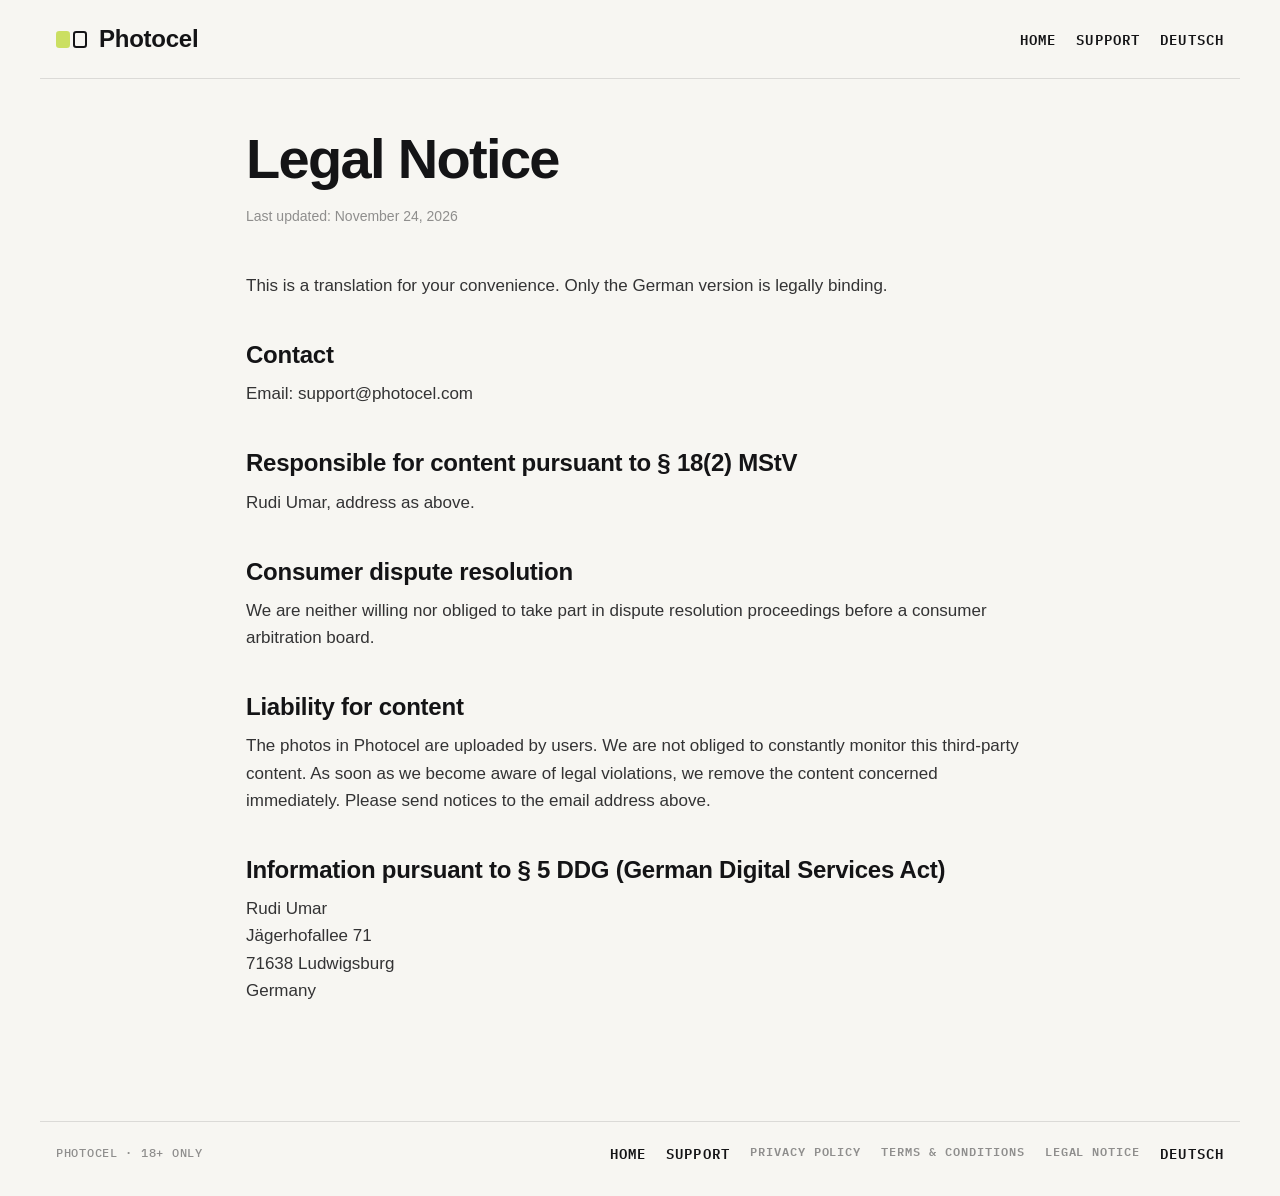
<file: legal-notice.html>
<!doctype html>
<html lang="en">
<head>
<meta charset="utf-8">
<meta name="viewport" content="width=device-width, initial-scale=1">
<meta name="robots" content="noindex, nofollow">
<title>Legal Notice · Photocel</title>
<link rel="icon" href="favicon.ico?v=2" sizes="any">
<link rel="icon" type="image/png" sizes="32x32" href="favicon-32.png?v=2">
<link rel="icon" type="image/png" sizes="192x192" href="favicon-192.png?v=2">
<link rel="apple-touch-icon" href="apple-touch-icon.png?v=2">
<link rel="stylesheet" href="style.css">
</head>
<body class="sub">

<header class="site-header"><a class="brand" href="index-en.html"><span class="mark" aria-hidden="true"><span class="mark-card mark-a"></span><span class="mark-card mark-b"></span></span>Photocel</a><nav><a href="index-en.html">Home</a><a href="support-en.html">Support</a><a href="impressum.html" lang="de">Deutsch</a></nav></header>
<main>
<header class="page-head"><p class="pill"><span></span>LEGAL</p><h1>Legal Notice</h1><p class="updated">Last updated: November 24, 2026</p></header>
<div class="legal">
<nav class="toc" aria-label="Contents"><p>CONTENTS</p><ol><li><a href="#s2">Contact</a></li><li><a href="#s3">Responsible for content pursuant to § 18(2) MStV</a></li><li><a href="#s4">Consumer dispute resolution</a></li><li><a href="#s5">Liability for content</a></li><li><a href="#s6">Information pursuant to § 5 DDG (German Digital Services Act)</a></li></ol></nav>
<div class="legal-body">
<section class="card" id="s1"><p>This is a translation for your convenience. Only the German version is legally binding.</p></section>
<section class="card" id="s2"><h2>Contact</h2><p>Email: support@photocel.com</p></section>
<section class="card" id="s3"><h2>Responsible for content pursuant to § 18(2) MStV</h2><p>Rudi Umar, address as above.</p></section>
<section class="card" id="s4"><h2>Consumer dispute resolution</h2><p>We are neither willing nor obliged to take part in dispute resolution proceedings before a consumer arbitration board.</p></section>
<section class="card" id="s5"><h2>Liability for content</h2><p>The photos in Photocel are uploaded by users. We are not obliged to constantly monitor this third-party content. As soon as we become aware of legal violations, we remove the content concerned immediately. Please send notices to the email address above.</p></section>
<section class="card" id="s6"><h2>Information pursuant to § 5 DDG (German Digital Services Act)</h2><p>Rudi Umar<br>Jägerhofallee 71<br>71638 Ludwigsburg<br>Germany</p></section>
</div>
</div>
</main>
<footer class="site-footer"><p class="footer-note">Photocel · 18+ only</p><nav><a href="index-en.html">Home</a><a href="support-en.html">Support</a><a href="privacy.html" class="legal">Privacy Policy</a><a href="terms.html" class="legal">Terms & Conditions</a><a href="legal-notice.html" class="legal" aria-current="page">Legal Notice</a><a href="impressum.html" lang="de">Deutsch</a></nav></footer>
</body>
</html>
</file>
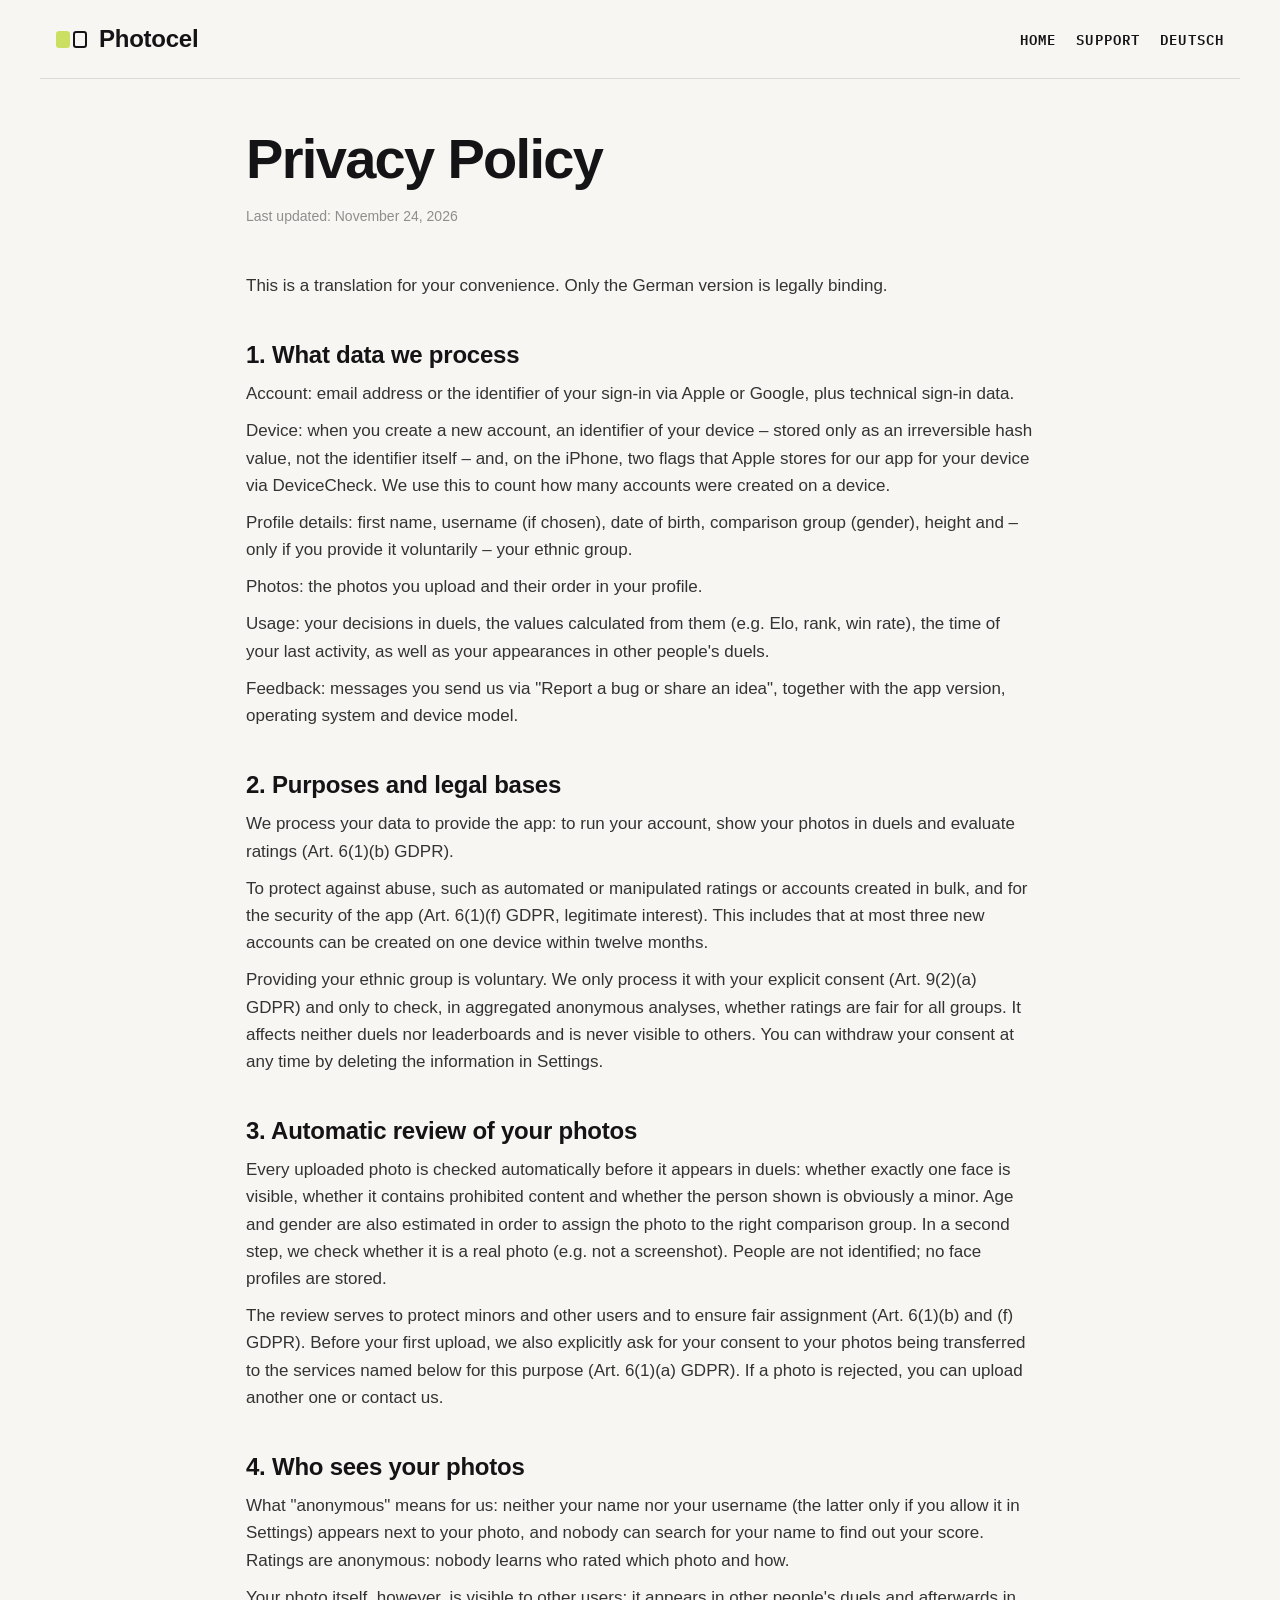
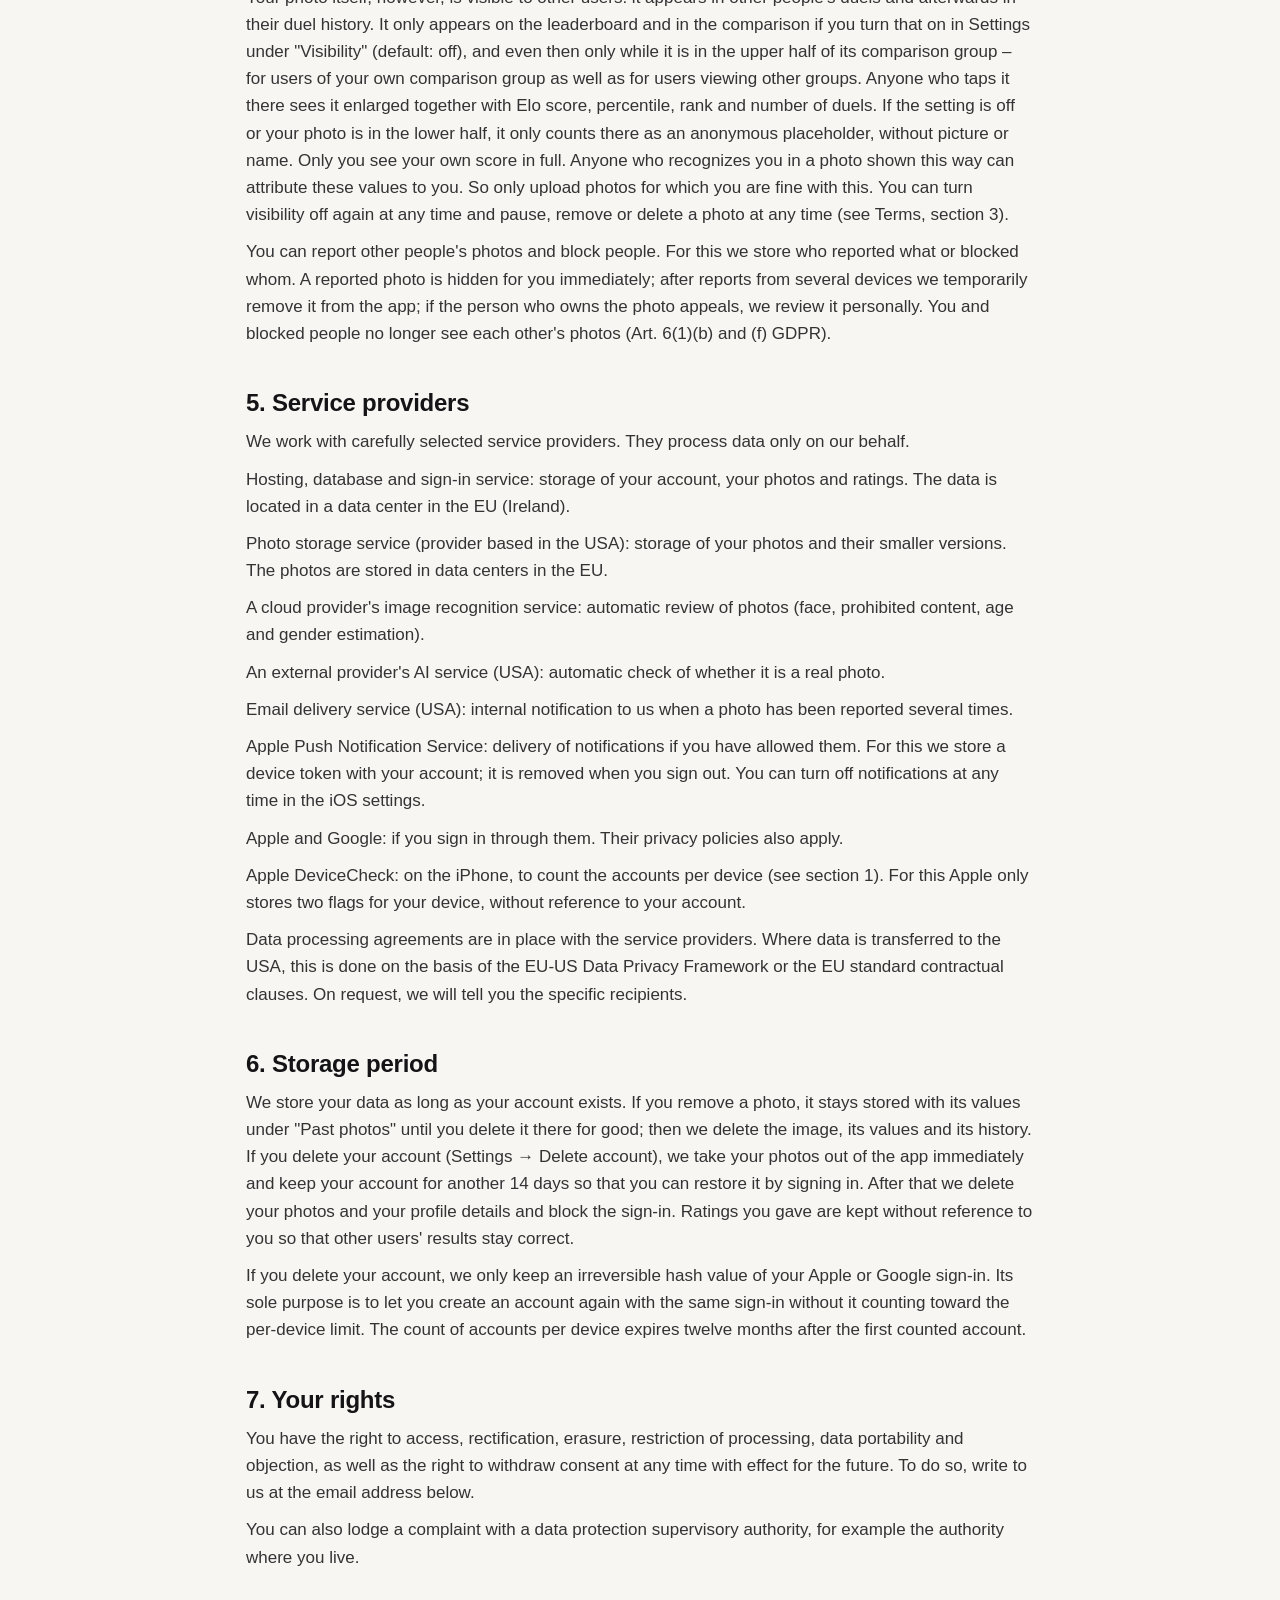
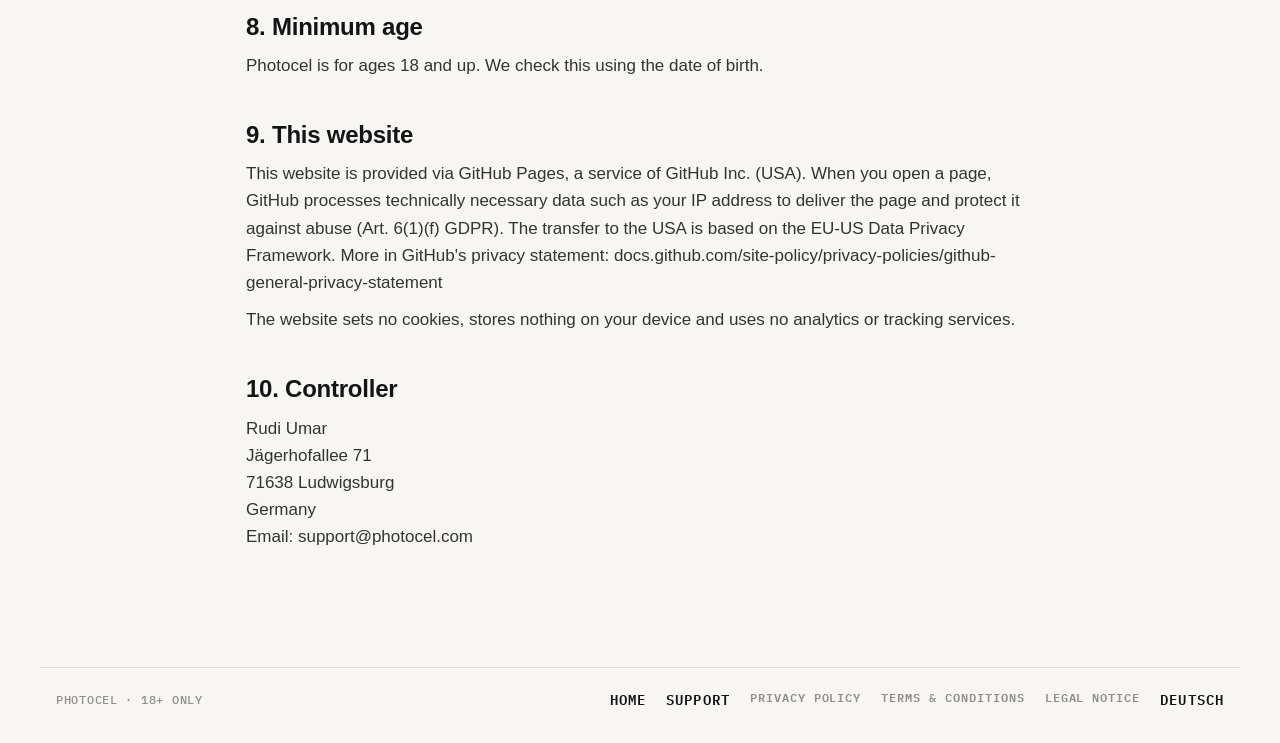
<file: privacy.html>
<!doctype html>
<html lang="en">
<head>
<meta charset="utf-8">
<meta name="viewport" content="width=device-width, initial-scale=1">
<meta name="robots" content="noindex, nofollow">
<title>Privacy Policy · Photocel</title>
<link rel="icon" href="favicon.ico?v=2" sizes="any">
<link rel="icon" type="image/png" sizes="32x32" href="favicon-32.png?v=2">
<link rel="icon" type="image/png" sizes="192x192" href="favicon-192.png?v=2">
<link rel="apple-touch-icon" href="apple-touch-icon.png?v=2">
<link rel="stylesheet" href="style.css">
</head>
<body class="sub">

<header class="site-header"><a class="brand" href="index-en.html"><span class="mark" aria-hidden="true"><span class="mark-card mark-a"></span><span class="mark-card mark-b"></span></span>Photocel</a><nav><a href="index-en.html">Home</a><a href="support-en.html">Support</a><a href="datenschutz.html" lang="de">Deutsch</a></nav></header>
<main>
<header class="page-head"><p class="pill"><span></span>LEGAL</p><h1>Privacy Policy</h1><p class="updated">Last updated: November 24, 2026</p></header>
<div class="legal">
<nav class="toc" aria-label="Contents"><p>CONTENTS</p><ol><li><a href="#s2">1. What data we process</a></li><li><a href="#s3">2. Purposes and legal bases</a></li><li><a href="#s4">3. Automatic review of your photos</a></li><li><a href="#s5">4. Who sees your photos</a></li><li><a href="#s6">5. Service providers</a></li><li><a href="#s7">6. Storage period</a></li><li><a href="#s8">7. Your rights</a></li><li><a href="#s9">8. Minimum age</a></li><li><a href="#s10">9. This website</a></li><li><a href="#s11">10. Controller</a></li></ol></nav>
<div class="legal-body">
<section class="card" id="s1"><p>This is a translation for your convenience. Only the German version is legally binding.</p></section>
<section class="card" id="s2"><h2>1. What data we process</h2><p>Account: email address or the identifier of your sign-in via Apple or Google, plus technical sign-in data.</p><p>Device: when you create a new account, an identifier of your device – stored only as an irreversible hash value, not the identifier itself – and, on the iPhone, two flags that Apple stores for our app for your device via DeviceCheck. We use this to count how many accounts were created on a device.</p><p>Profile details: first name, username (if chosen), date of birth, comparison group (gender), height and – only if you provide it voluntarily – your ethnic group.</p><p>Photos: the photos you upload and their order in your profile.</p><p>Usage: your decisions in duels, the values calculated from them (e.g. Elo, rank, win rate), the time of your last activity, as well as your appearances in other people's duels.</p><p>Feedback: messages you send us via &quot;Report a bug or share an idea&quot;, together with the app version, operating system and device model.</p></section>
<section class="card" id="s3"><h2>2. Purposes and legal bases</h2><p>We process your data to provide the app: to run your account, show your photos in duels and evaluate ratings (Art. 6(1)(b) GDPR).</p><p>To protect against abuse, such as automated or manipulated ratings or accounts created in bulk, and for the security of the app (Art. 6(1)(f) GDPR, legitimate interest). This includes that at most three new accounts can be created on one device within twelve months.</p><p>Providing your ethnic group is voluntary. We only process it with your explicit consent (Art. 9(2)(a) GDPR) and only to check, in aggregated anonymous analyses, whether ratings are fair for all groups. It affects neither duels nor leaderboards and is never visible to others. You can withdraw your consent at any time by deleting the information in Settings.</p></section>
<section class="card" id="s4"><h2>3. Automatic review of your photos</h2><p>Every uploaded photo is checked automatically before it appears in duels: whether exactly one face is visible, whether it contains prohibited content and whether the person shown is obviously a minor. Age and gender are also estimated in order to assign the photo to the right comparison group. In a second step, we check whether it is a real photo (e.g. not a screenshot). People are not identified; no face profiles are stored.</p><p>The review serves to protect minors and other users and to ensure fair assignment (Art. 6(1)(b) and (f) GDPR). Before your first upload, we also explicitly ask for your consent to your photos being transferred to the services named below for this purpose (Art. 6(1)(a) GDPR). If a photo is rejected, you can upload another one or contact us.</p></section>
<section class="card" id="s5"><h2>4. Who sees your photos</h2><p>What &quot;anonymous&quot; means for us: neither your name nor your username (the latter only if you allow it in Settings) appears next to your photo, and nobody can search for your name to find out your score. Ratings are anonymous: nobody learns who rated which photo and how.</p><p>Your photo itself, however, is visible to other users: it appears in other people's duels and afterwards in their duel history. It only appears on the leaderboard and in the comparison if you turn that on in Settings under &quot;Visibility&quot; (default: off), and even then only while it is in the upper half of its comparison group – for users of your own comparison group as well as for users viewing other groups. Anyone who taps it there sees it enlarged together with Elo score, percentile, rank and number of duels. If the setting is off or your photo is in the lower half, it only counts there as an anonymous placeholder, without picture or name. Only you see your own score in full. Anyone who recognizes you in a photo shown this way can attribute these values to you. So only upload photos for which you are fine with this. You can turn visibility off again at any time and pause, remove or delete a photo at any time (see Terms, section 3).</p><p>You can report other people's photos and block people. For this we store who reported what or blocked whom. A reported photo is hidden for you immediately; after reports from several devices we temporarily remove it from the app; if the person who owns the photo appeals, we review it personally. You and blocked people no longer see each other's photos (Art. 6(1)(b) and (f) GDPR).</p></section>
<section class="card" id="s6"><h2>5. Service providers</h2><p>We work with carefully selected service providers. They process data only on our behalf.</p><p>Hosting, database and sign-in service: storage of your account, your photos and ratings. The data is located in a data center in the EU (Ireland).</p><p>Photo storage service (provider based in the USA): storage of your photos and their smaller versions. The photos are stored in data centers in the EU.</p><p>A cloud provider's image recognition service: automatic review of photos (face, prohibited content, age and gender estimation).</p><p>An external provider's AI service (USA): automatic check of whether it is a real photo.</p><p>Email delivery service (USA): internal notification to us when a photo has been reported several times.</p><p>Apple Push Notification Service: delivery of notifications if you have allowed them. For this we store a device token with your account; it is removed when you sign out. You can turn off notifications at any time in the iOS settings.</p><p>Apple and Google: if you sign in through them. Their privacy policies also apply.</p><p>Apple DeviceCheck: on the iPhone, to count the accounts per device (see section 1). For this Apple only stores two flags for your device, without reference to your account.</p><p>Data processing agreements are in place with the service providers. Where data is transferred to the USA, this is done on the basis of the EU-US Data Privacy Framework or the EU standard contractual clauses. On request, we will tell you the specific recipients.</p></section>
<section class="card" id="s7"><h2>6. Storage period</h2><p>We store your data as long as your account exists. If you remove a photo, it stays stored with its values under &quot;Past photos&quot; until you delete it there for good; then we delete the image, its values and its history. If you delete your account (Settings → Delete account), we take your photos out of the app immediately and keep your account for another 14 days so that you can restore it by signing in. After that we delete your photos and your profile details and block the sign-in. Ratings you gave are kept without reference to you so that other users' results stay correct.</p><p>If you delete your account, we only keep an irreversible hash value of your Apple or Google sign-in. Its sole purpose is to let you create an account again with the same sign-in without it counting toward the per-device limit. The count of accounts per device expires twelve months after the first counted account.</p></section>
<section class="card" id="s8"><h2>7. Your rights</h2><p>You have the right to access, rectification, erasure, restriction of processing, data portability and objection, as well as the right to withdraw consent at any time with effect for the future. To do so, write to us at the email address below.</p><p>You can also lodge a complaint with a data protection supervisory authority, for example the authority where you live.</p></section>
<section class="card" id="s9"><h2>8. Minimum age</h2><p>Photocel is for ages 18 and up. We check this using the date of birth.</p></section>
<section class="card" id="s10"><h2>9. This website</h2><p>This website is provided via GitHub Pages, a service of GitHub Inc. (USA). When you open a page, GitHub processes technically necessary data such as your IP address to deliver the page and protect it against abuse (Art. 6(1)(f) GDPR). The transfer to the USA is based on the EU-US Data Privacy Framework. More in GitHub's privacy statement: docs.github.com/site-policy/privacy-policies/github-general-privacy-statement</p><p>The website sets no cookies, stores nothing on your device and uses no analytics or tracking services.</p></section>
<section class="card" id="s11"><h2>10. Controller</h2><p>Rudi Umar<br>Jägerhofallee 71<br>71638 Ludwigsburg<br>Germany<br>Email: support@photocel.com</p></section>
</div>
</div>
</main>
<footer class="site-footer"><p class="footer-note">Photocel · 18+ only</p><nav><a href="index-en.html">Home</a><a href="support-en.html">Support</a><a href="privacy.html" class="legal" aria-current="page">Privacy Policy</a><a href="terms.html" class="legal">Terms & Conditions</a><a href="legal-notice.html" class="legal">Legal Notice</a><a href="datenschutz.html" lang="de">Deutsch</a></nav></footer>
</body>
</html>
</file>
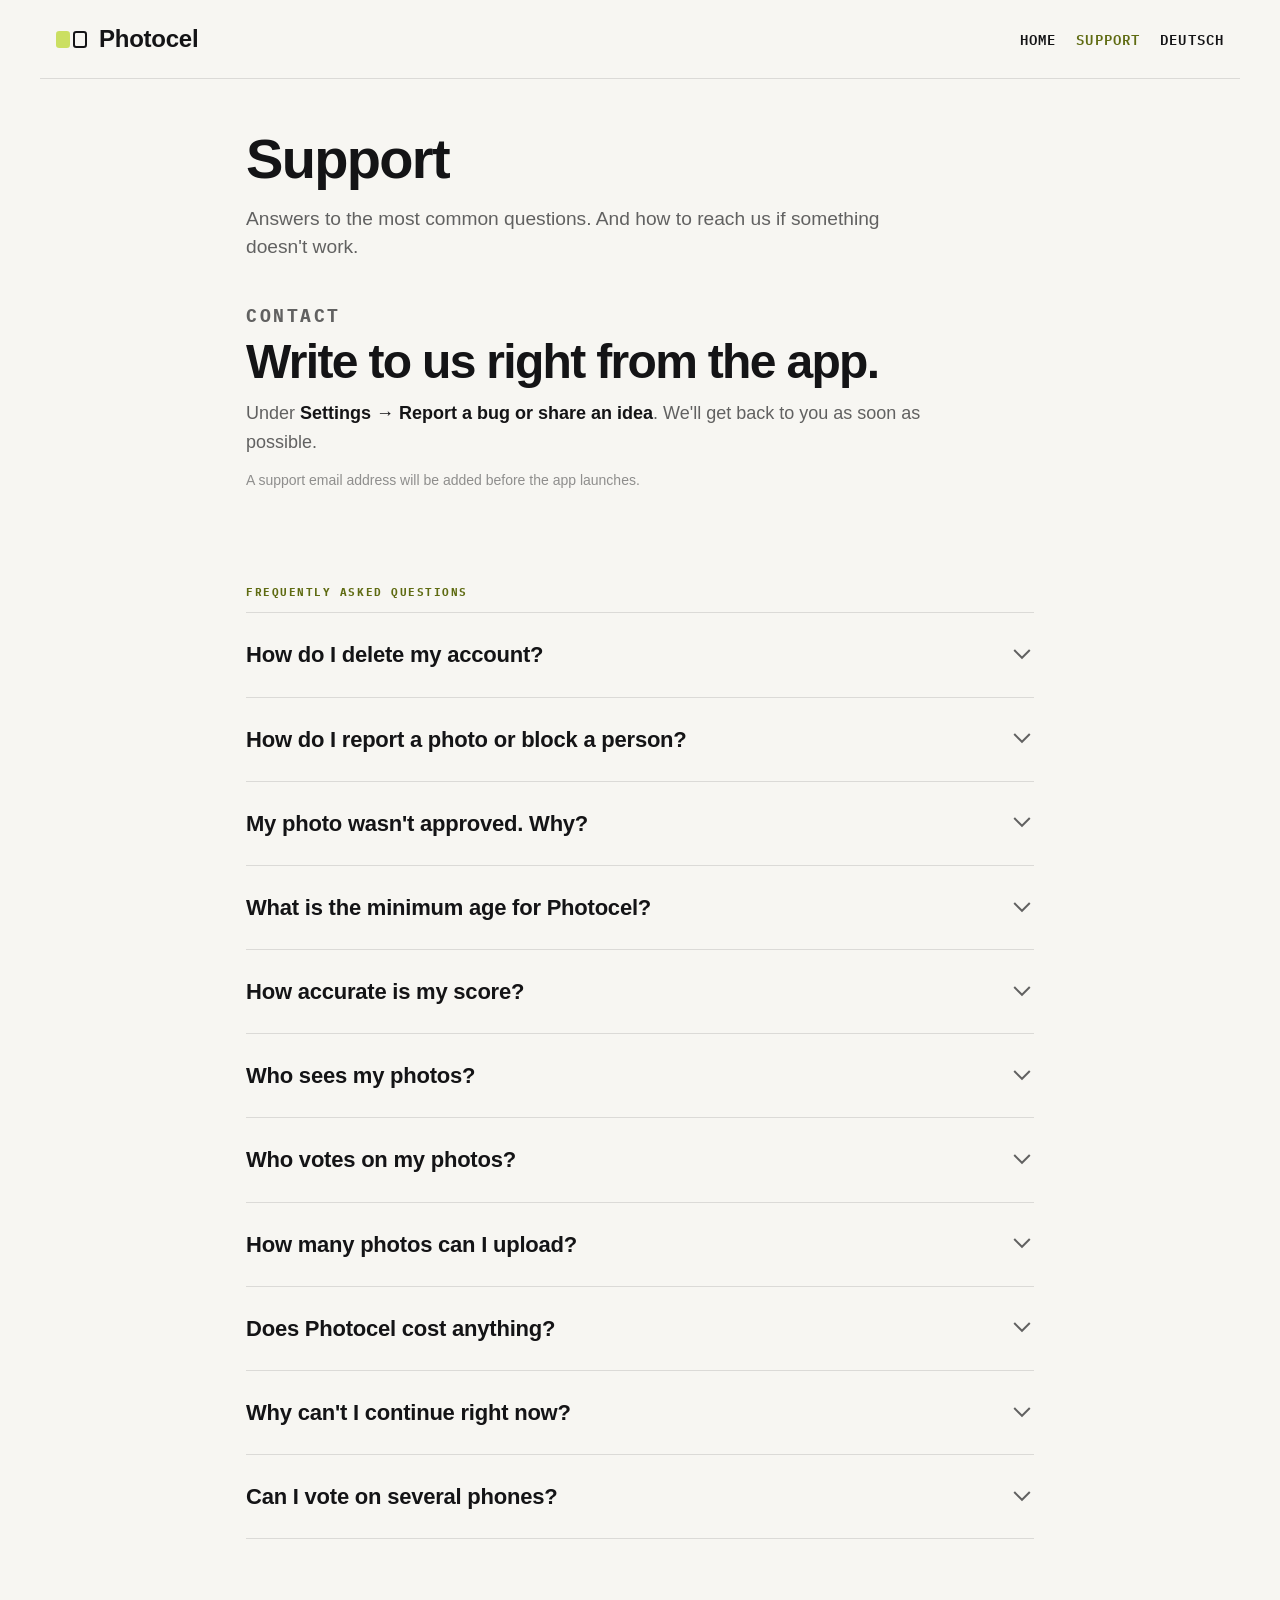
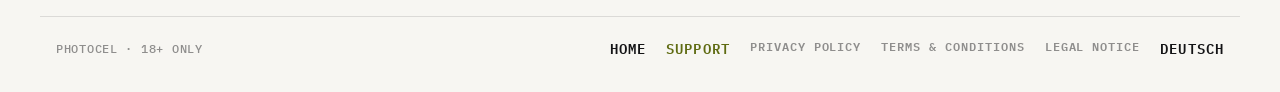
<file: support-en.html>
<!doctype html>
<html lang="en">
<head>
<meta charset="utf-8">
<meta name="viewport" content="width=device-width, initial-scale=1">
<title>Support · Photocel</title>
<link rel="icon" href="favicon.ico?v=2" sizes="any">
<link rel="icon" type="image/png" sizes="32x32" href="favicon-32.png?v=2">
<link rel="icon" type="image/png" sizes="192x192" href="favicon-192.png?v=2">
<link rel="apple-touch-icon" href="apple-touch-icon.png?v=2">
<link rel="stylesheet" href="style.css">
</head>
<body class="sub">

<header class="site-header"><a class="brand" href="index-en.html"><span class="mark" aria-hidden="true"><span class="mark-card mark-a"></span><span class="mark-card mark-b"></span></span>Photocel</a><nav><a href="index-en.html">Home</a><a href="support-en.html" aria-current="page">Support</a><a href="support.html" lang="de">Deutsch</a></nav></header>
<main>
<header class="page-head"><p class="pill"><span></span>SUPPORT &amp; CONTACT</p><h1>Support</h1><p class="lead">Answers to the most common questions. And how to reach us if something doesn't work.</p></header>
<section class="support-contact">
<p class="section-kicker">CONTACT</p>
<h2>Write to us right from the app.</h2>
<p>Under <strong>Settings → Report a bug or share an idea</strong>. We'll get back to you as soon as possible.</p>
<p class="note">A support email address will be added before the app launches.</p>
</section>
<p class="section-kicker">FREQUENTLY ASKED QUESTIONS</p>
<div class="faq-list">
<details><summary>How do I delete my account?</summary><p>In the app under <strong>Settings → Delete account</strong>. Your photos disappear from the app immediately. For 14 days you can restore the account by signing in again; after that it is deleted for good.</p></details>
<details><summary>How do I report a photo or block a person?</summary><p>Tap the flag on the photo. There you can block the person or report the photo with a reason. We review reported photos within 24 hours.</p></details>
<details><summary>My photo wasn't approved. Why?</summary><p>Every photo is checked automatically before its first duel. The app shows you the reason, for example when no face or several people can be seen. You can then upload another photo.</p></details>
<details><summary>What is the minimum age for Photocel?</summary><p>18. We check this using your date of birth.</p></details>
<details><summary>How accurate is my score?</summary><p>Like in a study: the more duels a photo has, the more accurate its score.</p></details>
<details><summary>Who sees my photos?</summary><p>Other users see your approved photos in duels, on the leaderboard and in the comparison, also enlarged and with their score. We only show your name if you have made it public.</p></details>
<details><summary>Who votes on my photos?</summary><p>Real people, anonymously. Your score is compared with people of your gender and a similar age.</p></details>
<details><summary>How many photos can I upload?</summary><p>Up to six. Every photo gets its own score, so you see which one works best.</p></details>
<details><summary>Does Photocel cost anything?</summary><p>No, Photocel is free.</p></details>
<details><summary>Why can't I continue right now?</summary><p>To prevent abuse, there are limits on how much you can vote and browse per day. The app shows you when you can continue.</p></details>
<details><summary>Can I vote on several phones?</summary><p>You can only vote on one phone at a time. On another phone, just tap "Continue here".</p></details>

</div>
</main>
<footer class="site-footer"><p class="footer-note">Photocel · 18+ only</p><nav><a href="index-en.html">Home</a><a href="support-en.html" aria-current="page">Support</a><a href="privacy.html" class="legal">Privacy Policy</a><a href="terms.html" class="legal">Terms & Conditions</a><a href="legal-notice.html" class="legal">Legal Notice</a><a href="support.html" lang="de">Deutsch</a></nav></footer>
</body>
</html>
</file>
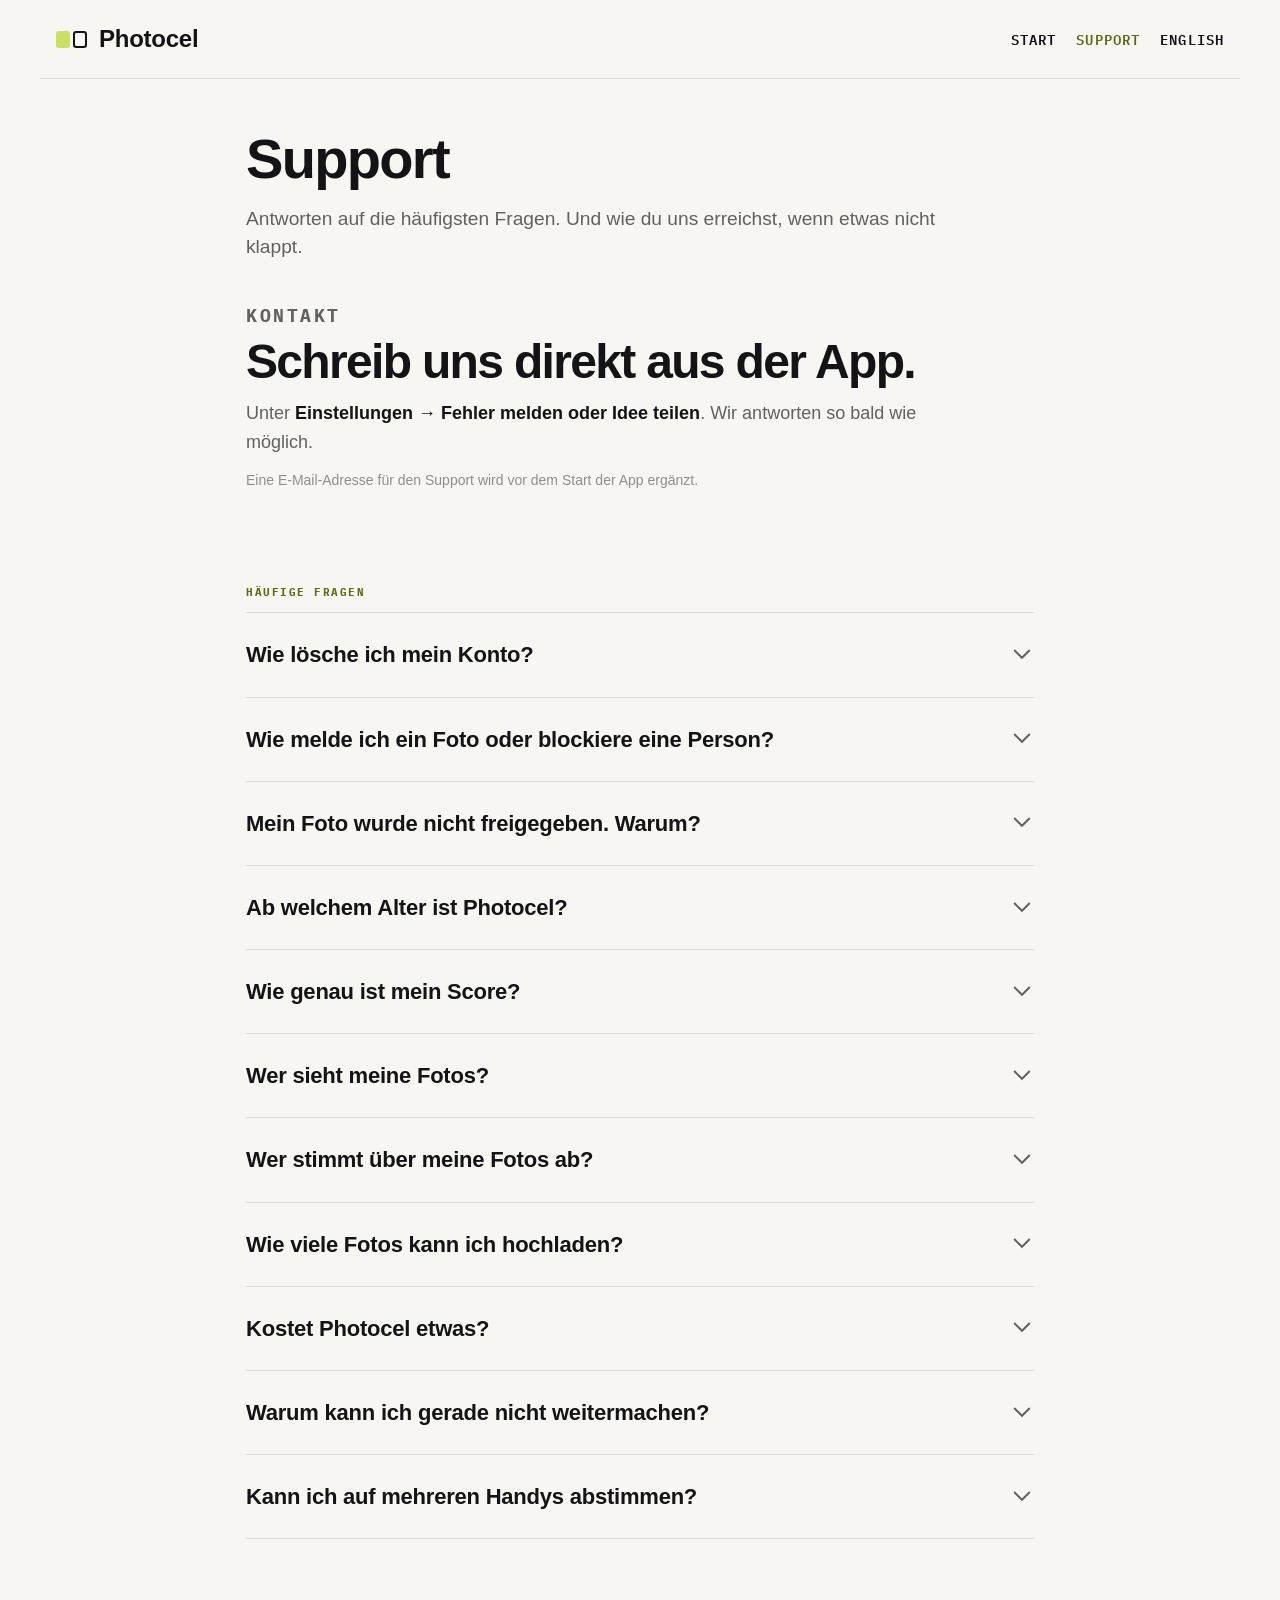
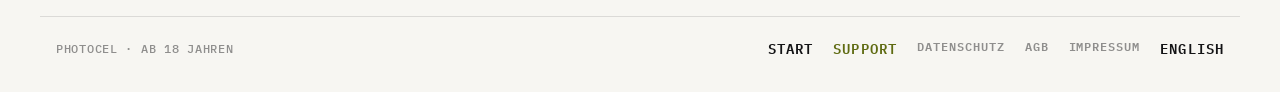
<file: support.html>
<!doctype html>
<html lang="de">
<head>
<meta charset="utf-8">
<meta name="viewport" content="width=device-width, initial-scale=1">
<title>Support · Photocel</title>
<link rel="icon" href="favicon.ico?v=2" sizes="any">
<link rel="icon" type="image/png" sizes="32x32" href="favicon-32.png?v=2">
<link rel="icon" type="image/png" sizes="192x192" href="favicon-192.png?v=2">
<link rel="apple-touch-icon" href="apple-touch-icon.png?v=2">
<link rel="stylesheet" href="style.css">
</head>
<body class="sub">

<header class="site-header"><a class="brand" href="index.html"><span class="mark" aria-hidden="true"><span class="mark-card mark-a"></span><span class="mark-card mark-b"></span></span>Photocel</a><nav><a href="index.html">Start</a><a href="support.html" aria-current="page">Support</a><a href="support-en.html" lang="en">English</a></nav></header>
<main>
<header class="page-head"><p class="pill"><span></span>SUPPORT &amp; KONTAKT</p><h1>Support</h1><p class="lead">Antworten auf die häufigsten Fragen. Und wie du uns erreichst, wenn etwas nicht klappt.</p></header>
<section class="support-contact">
<p class="section-kicker">KONTAKT</p>
<h2>Schreib uns direkt aus der App.</h2>
<p>Unter <strong>Einstellungen → Fehler melden oder Idee teilen</strong>. Wir antworten so bald wie möglich.</p>
<p class="note">Eine E-Mail-Adresse für den Support wird vor dem Start der App ergänzt.</p>
</section>
<p class="section-kicker">HÄUFIGE FRAGEN</p>
<div class="faq-list">
<details><summary>Wie lösche ich mein Konto?</summary><p>In der App unter <strong>Einstellungen → Konto löschen</strong>. Deine Fotos verschwinden sofort aus der App. 14 Tage lang kannst du das Konto durch erneutes Anmelden wiederherstellen, danach wird es endgültig gelöscht.</p></details>
<details><summary>Wie melde ich ein Foto oder blockiere eine Person?</summary><p>Tippe beim Foto auf die Fahne. Dort kannst du die Person blockieren oder das Foto mit einem Grund melden. Gemeldete Fotos prüfen wir innerhalb von 24 Stunden.</p></details>
<details><summary>Mein Foto wurde nicht freigegeben. Warum?</summary><p>Jedes Foto wird vor dem ersten Duell automatisch geprüft. Den Grund zeigen wir dir in der App, zum Beispiel wenn kein Gesicht oder mehrere Personen zu sehen sind. Du kannst dann ein anderes Foto hochladen.</p></details>
<details><summary>Ab welchem Alter ist Photocel?</summary><p>Ab 18 Jahren. Wir prüfen das anhand des Geburtsdatums.</p></details>
<details><summary>Wie genau ist mein Score?</summary><p>Wie bei einer Studie: Je mehr Duelle ein Foto hat, desto genauer ist sein Score.</p></details>
<details><summary>Wer sieht meine Fotos?</summary><p>Andere Nutzer sehen deine freigegebenen Fotos in Duellen, in der Rangliste und im Vergleich, auch groß und mit Score. Deinen Namen zeigen wir nur, wenn du ihn öffentlich gestellt hast.</p></details>
<details><summary>Wer stimmt über meine Fotos ab?</summary><p>Echte Menschen, anonym. Dein Score wird mit Menschen deines Geschlechts und ähnlichen Alters verglichen.</p></details>
<details><summary>Wie viele Fotos kann ich hochladen?</summary><p>Bis zu sechs. Jedes Foto bekommt seinen eigenen Score, so siehst du, welches am besten ankommt.</p></details>
<details><summary>Kostet Photocel etwas?</summary><p>Nein, Photocel ist kostenlos.</p></details>
<details><summary>Warum kann ich gerade nicht weitermachen?</summary><p>Damit niemand die App missbraucht, gibt es Grenzen, wie viel man pro Tag abstimmen und durchblättern kann. Die App zeigt dir, wann es weitergeht.</p></details>
<details><summary>Kann ich auf mehreren Handys abstimmen?</summary><p>Abstimmen geht immer auf einem Handy gleichzeitig. Auf einem anderen Handy tippst du einfach auf „Hier weitermachen“.</p></details>

</div>
</main>
<footer class="site-footer"><p class="footer-note">Photocel · ab 18 Jahren</p><nav><a href="index.html">Start</a><a href="support.html" aria-current="page">Support</a><a href="datenschutz.html" class="legal">Datenschutz</a><a href="agb.html" class="legal">AGB</a><a href="impressum.html" class="legal">Impressum</a><a href="support-en.html" lang="en">English</a></nav></footer>
</body>
</html>
</file>
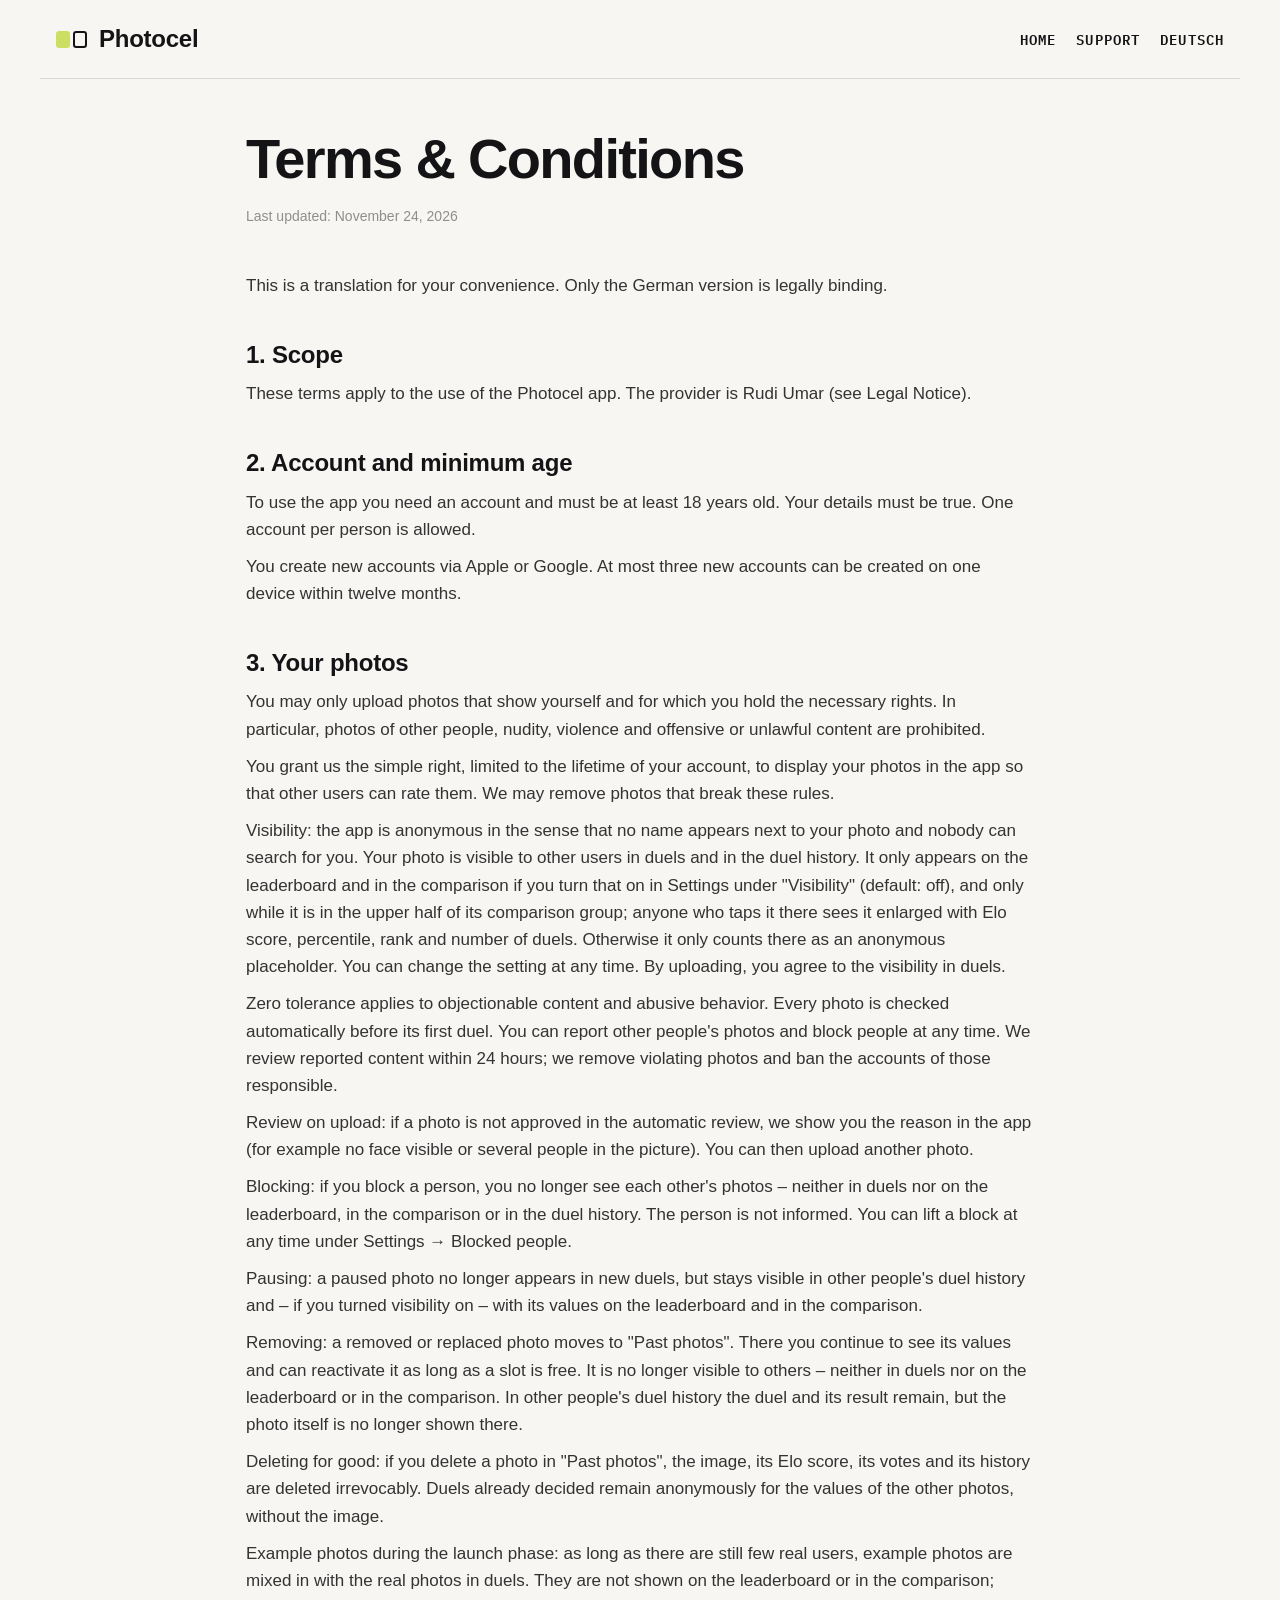
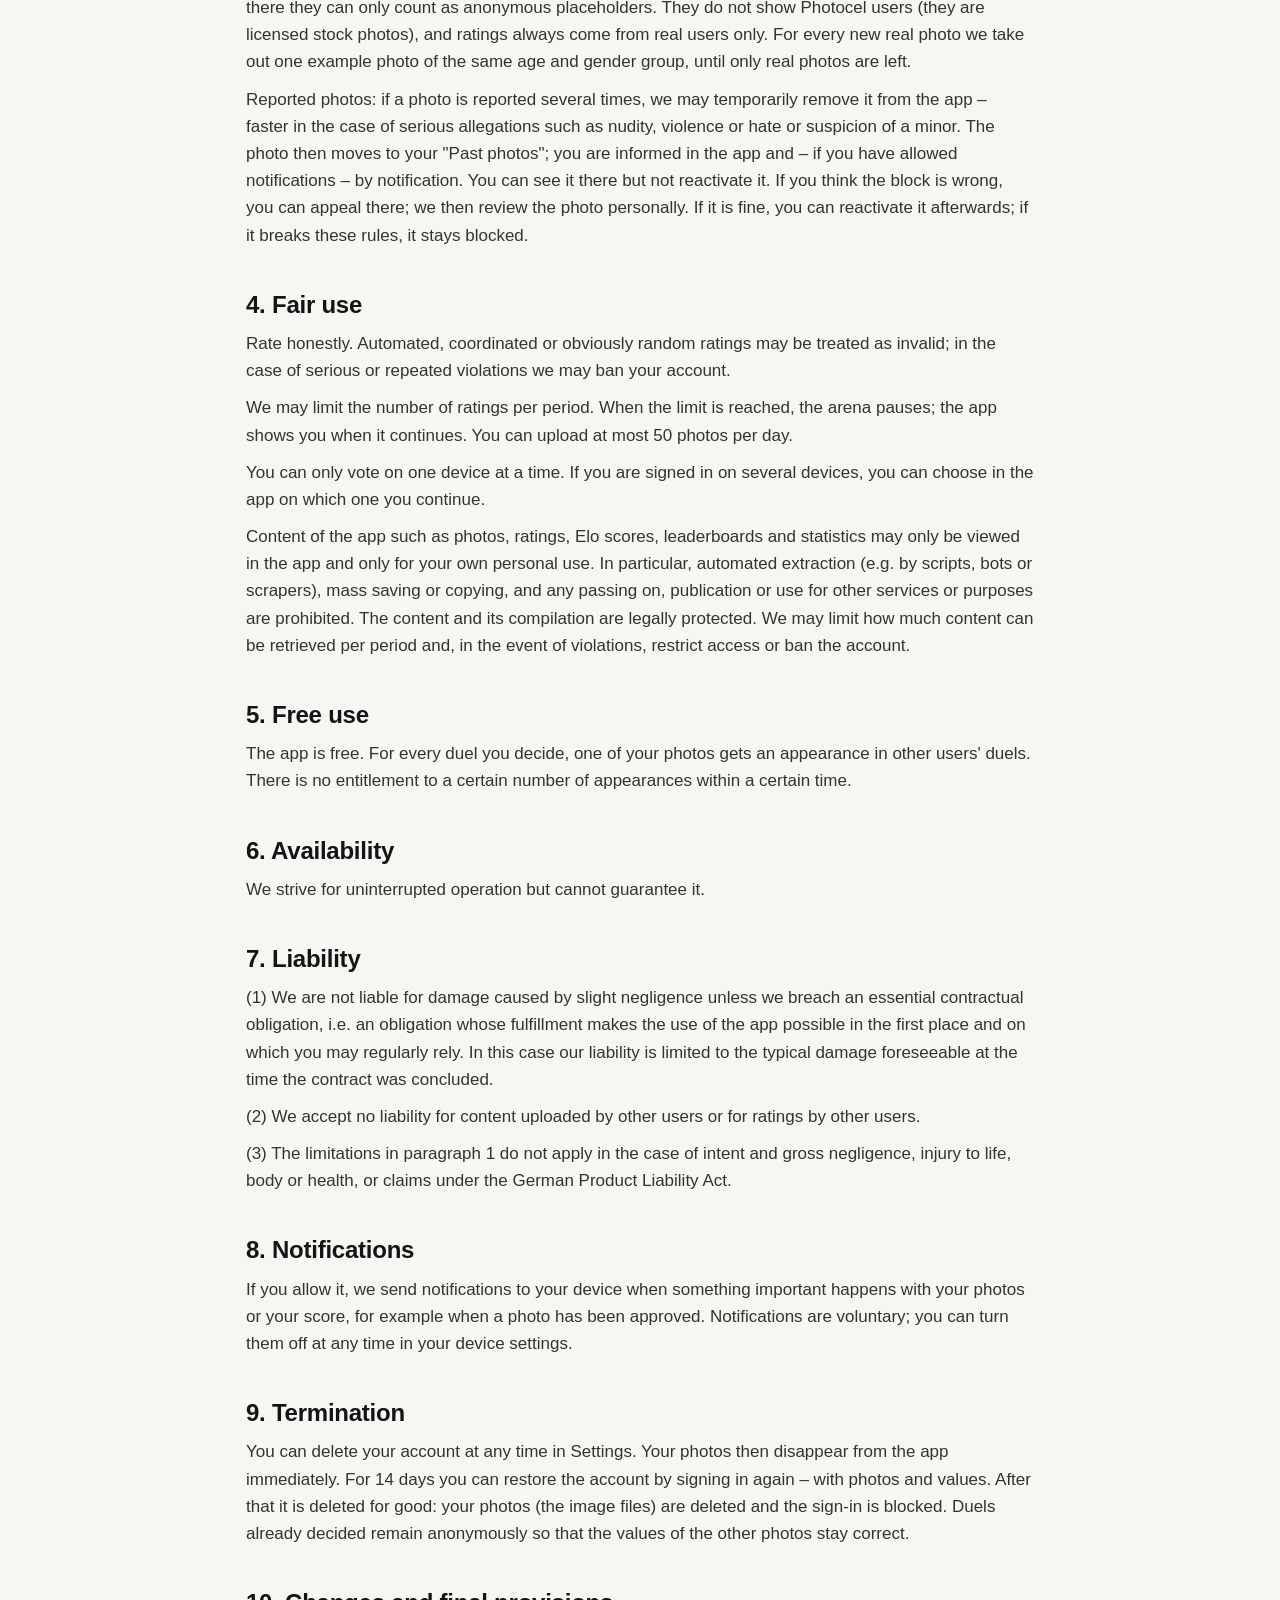
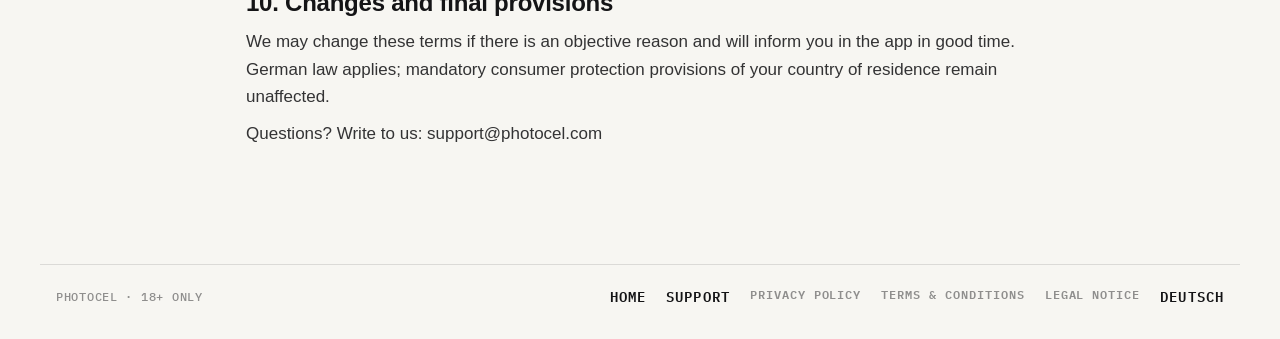
<file: terms.html>
<!doctype html>
<html lang="en">
<head>
<meta charset="utf-8">
<meta name="viewport" content="width=device-width, initial-scale=1">
<meta name="robots" content="noindex, nofollow">
<title>Terms &amp; Conditions · Photocel</title>
<link rel="icon" href="favicon.ico?v=2" sizes="any">
<link rel="icon" type="image/png" sizes="32x32" href="favicon-32.png?v=2">
<link rel="icon" type="image/png" sizes="192x192" href="favicon-192.png?v=2">
<link rel="apple-touch-icon" href="apple-touch-icon.png?v=2">
<link rel="stylesheet" href="style.css">
</head>
<body class="sub">

<header class="site-header"><a class="brand" href="index-en.html"><span class="mark" aria-hidden="true"><span class="mark-card mark-a"></span><span class="mark-card mark-b"></span></span>Photocel</a><nav><a href="index-en.html">Home</a><a href="support-en.html">Support</a><a href="agb.html" lang="de">Deutsch</a></nav></header>
<main>
<header class="page-head"><p class="pill"><span></span>LEGAL</p><h1>Terms &amp; Conditions</h1><p class="updated">Last updated: November 24, 2026</p></header>
<div class="legal">
<nav class="toc" aria-label="Contents"><p>CONTENTS</p><ol><li><a href="#s2">1. Scope</a></li><li><a href="#s3">2. Account and minimum age</a></li><li><a href="#s4">3. Your photos</a></li><li><a href="#s5">4. Fair use</a></li><li><a href="#s6">5. Free use</a></li><li><a href="#s7">6. Availability</a></li><li><a href="#s8">7. Liability</a></li><li><a href="#s9">8. Notifications</a></li><li><a href="#s10">9. Termination</a></li><li><a href="#s11">10. Changes and final provisions</a></li></ol></nav>
<div class="legal-body">
<section class="card" id="s1"><p>This is a translation for your convenience. Only the German version is legally binding.</p></section>
<section class="card" id="s2"><h2>1. Scope</h2><p>These terms apply to the use of the Photocel app. The provider is Rudi Umar (see Legal Notice).</p></section>
<section class="card" id="s3"><h2>2. Account and minimum age</h2><p>To use the app you need an account and must be at least 18 years old. Your details must be true. One account per person is allowed.</p><p>You create new accounts via Apple or Google. At most three new accounts can be created on one device within twelve months.</p></section>
<section class="card" id="s4"><h2>3. Your photos</h2><p>You may only upload photos that show yourself and for which you hold the necessary rights. In particular, photos of other people, nudity, violence and offensive or unlawful content are prohibited.</p><p>You grant us the simple right, limited to the lifetime of your account, to display your photos in the app so that other users can rate them. We may remove photos that break these rules.</p><p>Visibility: the app is anonymous in the sense that no name appears next to your photo and nobody can search for you. Your photo is visible to other users in duels and in the duel history. It only appears on the leaderboard and in the comparison if you turn that on in Settings under &quot;Visibility&quot; (default: off), and only while it is in the upper half of its comparison group; anyone who taps it there sees it enlarged with Elo score, percentile, rank and number of duels. Otherwise it only counts there as an anonymous placeholder. You can change the setting at any time. By uploading, you agree to the visibility in duels.</p><p>Zero tolerance applies to objectionable content and abusive behavior. Every photo is checked automatically before its first duel. You can report other people's photos and block people at any time. We review reported content within 24 hours; we remove violating photos and ban the accounts of those responsible.</p><p>Review on upload: if a photo is not approved in the automatic review, we show you the reason in the app (for example no face visible or several people in the picture). You can then upload another photo.</p><p>Blocking: if you block a person, you no longer see each other's photos – neither in duels nor on the leaderboard, in the comparison or in the duel history. The person is not informed. You can lift a block at any time under Settings → Blocked people.</p><p>Pausing: a paused photo no longer appears in new duels, but stays visible in other people's duel history and – if you turned visibility on – with its values on the leaderboard and in the comparison.</p><p>Removing: a removed or replaced photo moves to &quot;Past photos&quot;. There you continue to see its values and can reactivate it as long as a slot is free. It is no longer visible to others – neither in duels nor on the leaderboard or in the comparison. In other people's duel history the duel and its result remain, but the photo itself is no longer shown there.</p><p>Deleting for good: if you delete a photo in &quot;Past photos&quot;, the image, its Elo score, its votes and its history are deleted irrevocably. Duels already decided remain anonymously for the values of the other photos, without the image.</p><p>Example photos during the launch phase: as long as there are still few real users, example photos are mixed in with the real photos in duels. They are not shown on the leaderboard or in the comparison; there they can only count as anonymous placeholders. They do not show Photocel users (they are licensed stock photos), and ratings always come from real users only. For every new real photo we take out one example photo of the same age and gender group, until only real photos are left.</p><p>Reported photos: if a photo is reported several times, we may temporarily remove it from the app – faster in the case of serious allegations such as nudity, violence or hate or suspicion of a minor. The photo then moves to your &quot;Past photos&quot;; you are informed in the app and – if you have allowed notifications – by notification. You can see it there but not reactivate it. If you think the block is wrong, you can appeal there; we then review the photo personally. If it is fine, you can reactivate it afterwards; if it breaks these rules, it stays blocked.</p></section>
<section class="card" id="s5"><h2>4. Fair use</h2><p>Rate honestly. Automated, coordinated or obviously random ratings may be treated as invalid; in the case of serious or repeated violations we may ban your account.</p><p>We may limit the number of ratings per period. When the limit is reached, the arena pauses; the app shows you when it continues. You can upload at most 50 photos per day.</p><p>You can only vote on one device at a time. If you are signed in on several devices, you can choose in the app on which one you continue.</p><p>Content of the app such as photos, ratings, Elo scores, leaderboards and statistics may only be viewed in the app and only for your own personal use. In particular, automated extraction (e.g. by scripts, bots or scrapers), mass saving or copying, and any passing on, publication or use for other services or purposes are prohibited. The content and its compilation are legally protected. We may limit how much content can be retrieved per period and, in the event of violations, restrict access or ban the account.</p></section>
<section class="card" id="s6"><h2>5. Free use</h2><p>The app is free. For every duel you decide, one of your photos gets an appearance in other users' duels. There is no entitlement to a certain number of appearances within a certain time.</p></section>
<section class="card" id="s7"><h2>6. Availability</h2><p>We strive for uninterrupted operation but cannot guarantee it.</p></section>
<section class="card" id="s8"><h2>7. Liability</h2><p>(1) We are not liable for damage caused by slight negligence unless we breach an essential contractual obligation, i.e. an obligation whose fulfillment makes the use of the app possible in the first place and on which you may regularly rely. In this case our liability is limited to the typical damage foreseeable at the time the contract was concluded.</p><p>(2) We accept no liability for content uploaded by other users or for ratings by other users.</p><p>(3) The limitations in paragraph 1 do not apply in the case of intent and gross negligence, injury to life, body or health, or claims under the German Product Liability Act.</p></section>
<section class="card" id="s9"><h2>8. Notifications</h2><p>If you allow it, we send notifications to your device when something important happens with your photos or your score, for example when a photo has been approved. Notifications are voluntary; you can turn them off at any time in your device settings.</p></section>
<section class="card" id="s10"><h2>9. Termination</h2><p>You can delete your account at any time in Settings. Your photos then disappear from the app immediately. For 14 days you can restore the account by signing in again – with photos and values. After that it is deleted for good: your photos (the image files) are deleted and the sign-in is blocked. Duels already decided remain anonymously so that the values of the other photos stay correct.</p></section>
<section class="card" id="s11"><h2>10. Changes and final provisions</h2><p>We may change these terms if there is an objective reason and will inform you in the app in good time. German law applies; mandatory consumer protection provisions of your country of residence remain unaffected.</p><p>Questions? Write to us: support@photocel.com</p></section>
</div>
</div>
</main>
<footer class="site-footer"><p class="footer-note">Photocel · 18+ only</p><nav><a href="index-en.html">Home</a><a href="support-en.html">Support</a><a href="privacy.html" class="legal">Privacy Policy</a><a href="terms.html" class="legal" aria-current="page">Terms & Conditions</a><a href="legal-notice.html" class="legal">Legal Notice</a><a href="agb.html" lang="de">Deutsch</a></nav></footer>
</body>
</html>
</file>
<file: style.css>
/* Photocel website: the app's dark look, system fonts plus the app's own
   self-hosted label font (no external
   font requests, so no third-party transfer to mention in the privacy
   policy). Follows the device's light/dark setting. */
/* The app's own label and number font, IBM Plex Mono (SIL Open Font
   License, fonts/OFL.txt), served from this site -- no external font host. */
@font-face { font-family: "IBM Plex Mono"; src: url("fonts/IBMPlexMono_500Medium.ttf") format("truetype"); font-weight: 500; font-display: swap; }
@font-face { font-family: "IBM Plex Mono"; src: url("fonts/IBMPlexMono_600SemiBold.ttf") format("truetype"); font-weight: 600; font-display: swap; }
@font-face { font-family: "IBM Plex Mono"; src: url("fonts/IBMPlexMono_700Bold.ttf") format("truetype"); font-weight: 700; font-display: swap; }

:root {
  --bg: #0c0c0e;
  --card: #15151a;
  --text: #f2f1ee;
  --muted: rgba(242, 241, 238, 0.62);
  --faint: rgba(242, 241, 238, 0.42);
  --line: rgba(242, 241, 238, 0.12);
  --accent: #cbdf62;
  --note-bg: rgba(203, 223, 98, 0.1);
  color-scheme: dark;
}
@media (prefers-color-scheme: light) {
  :root {
    --bg: #f7f6f2;
    --card: #ffffff;
    --text: #141416;
    --muted: rgba(20, 20, 22, 0.66);
    --faint: rgba(20, 20, 22, 0.46);
    --line: rgba(20, 20, 22, 0.12);
    --accent: #5f6b12;
    --note-bg: rgba(95, 107, 18, 0.1);
    color-scheme: light;
  }
}
* { box-sizing: border-box; }
body {
  margin: 0;
  background: var(--bg);
  color: var(--text);
  font: 16px/1.6 -apple-system, BlinkMacSystemFont, "Segoe UI", Roboto, "Helvetica Neue", Arial, sans-serif;
  -webkit-text-size-adjust: 100%;
}
a { color: var(--accent); }
.site-header, main, .site-footer { max-width: 720px; margin: 0 auto; padding: 0 16px; }
.site-header { display: flex; flex-wrap: wrap; align-items: center; justify-content: space-between; gap: 8px 16px; padding-top: 20px; padding-bottom: 20px; border-bottom: 1px solid var(--line); }
.brand { font-weight: 700; font-size: 18px; color: var(--text); text-decoration: none; }
nav { display: flex; flex-wrap: wrap; gap: 4px 14px; font-size: 14px; }
nav a { color: var(--muted); text-decoration: none; }
nav a[aria-current="page"] { color: var(--text); font-weight: 600; }
main { padding-top: 32px; padding-bottom: 48px; }
.kicker { margin: 0; font: 600 11px/1.4 'IBM Plex Mono', ui-monospace, Menlo, monospace; letter-spacing: 0.14em; color: var(--accent); }
h1 { margin: 6px 0 12px; font-size: 32px; line-height: 1.2; }
h2 { margin: 28px 0 8px; font-size: 18px; }
p { margin: 0 0 12px; color: var(--muted); }
strong { color: var(--text); }
.lead { font-size: 18px; color: var(--text); }
.updated, .small { font-size: 14px; color: var(--faint); }
.note { padding: 10px 14px; border-radius: 12px; background: var(--note-bg); color: var(--text); font-size: 14px; }
.points { margin: 24px 0; padding: 0; list-style: none; display: grid; gap: 10px; }
.points li { padding: 14px 16px; border: 1px solid var(--line); border-radius: 16px; background: var(--card); color: var(--muted); }
section { border-top: 1px solid var(--line); margin-top: 20px; }
section:first-of-type { border-top: 0; }
.site-footer { padding-top: 20px; padding-bottom: 32px; border-top: 1px solid var(--line); }

/* ---- Brand mark (two cards, as in the app) ---- */
.brand { display: inline-flex; align-items: center; gap: 10px; }
/* One geometry everywhere (2026-11-21): the app icon's proportions from the card width --
   height 1.23x, gap 0.21x, corners 0.23x, outline 0.058x but at least 3px (at most 0.15x). */
.mark { display: inline-flex; gap: 2.1px; }
.mark-card { width: 10px; height: 12.3px; border-radius: 2.3px; }
.mark-a { background: var(--text); }
.mark-b { border: 1.5px solid var(--text); }

/* ---- Splash: full screen neon green, the mark acts out one duel ---- */
.splash {
  position: fixed; inset: 0; z-index: 100;
  display: flex; align-items: center; justify-content: center;
  background: #cbdf62;
  animation: splash-out 0.4s ease 2.8s forwards;
}
.splash-skip { display: none; }
.splash-content { display: flex; flex-direction: column; align-items: center; gap: 22px; }
.mark-large { gap: 11px; }
.mark-large .mark-card { width: 52px; height: 64px; border-radius: 12px; }
.mark-large .mark-a { background: #0c0c0e; animation: card-a-move 2.8s ease both, card-a-fade 2.8s ease both; }
.mark-large .mark-b { border: 3px solid #0c0c0e; animation: card-b-move 2.8s ease both, card-b-fade 2.8s ease both; }
.splash-word { font: 700 30px -apple-system, BlinkMacSystemFont, 'Segoe UI', Roboto, 'Helvetica Neue', Arial, sans-serif; letter-spacing: -0.01em; color: #0c0c0e; }
.splash-bar { position: absolute; bottom: 62px; width: 92px; height: 2px; border-radius: 1px; background: rgba(12, 12, 14, 0.18); overflow: hidden; }
.splash-bar span { display: block; height: 100%; width: 0; background: #0c0c0e; animation: splash-bar 2.8s linear forwards; }
@keyframes splash-out { to { opacity: 0; visibility: hidden; } }
@keyframes splash-bar { to { width: 100%; } }
@keyframes card-a-move { 0%, 18% { transform: none; } 30%, 58% { transform: translateY(-6px) scale(1.09); } 70%, 100% { transform: none; } }
@keyframes card-a-fade { 0%, 58% { opacity: 1; } 70%, 92% { opacity: 0.32; } 100% { opacity: 1; } }
@keyframes card-b-move { 0%, 58% { transform: none; } 70%, 92% { transform: translateY(-6px) scale(1.09); } 100% { transform: none; } }
@keyframes card-b-fade { 0%, 18% { opacity: 1; } 30%, 58% { opacity: 0.32; } 70%, 100% { opacity: 1; } }
@media (prefers-reduced-motion: reduce) {
  .splash { animation-delay: 0.6s; }
  .mark-large .mark-card, .splash-bar span { animation: none; }
}

/* ---- Start page (after the Claude Design draft) ---- */
body.home .site-header, body.home .site-footer { max-width: 1200px; }
body.home main { max-width: none; padding: 0; }
body.home main > section { border-top: 0; margin-top: 0; }
.hl { color: var(--accent); }
.top, .result, .cta, .band-inner { max-width: 1200px; margin-left: auto; margin-right: auto; padding-left: max(16px, env(safe-area-inset-left, 0px)); padding-right: max(16px, env(safe-area-inset-right, 0px)); box-sizing: border-box; }

/* First screen: message left, duel -> score right (stacked when narrow),
   so both fit on a laptop screen without scrolling. */
.top { display: grid; gap: clamp(40px, 4vw, 52px) clamp(24px, 3vw, 40px); align-items: center; padding-top: clamp(32px, 4vw, 56px); padding-bottom: clamp(16px, 2vw, 32px); }
@media (min-width: 1000px) { .top { grid-template-columns: 0.72fr 1.28fr; } }
.hero { display: flex; flex-direction: column; align-items: center; text-align: center; gap: 22px; }
@media (min-width: 1000px) { .hero { align-items: flex-start; text-align: left; } .hero .lead { margin: 0; } .hero .download { justify-content: flex-start; } .hero .badges { align-items: flex-start; } }
.pill { margin: 0; display: inline-flex; align-items: center; gap: 10px; padding: 9px 14px; border-radius: 999px; background: rgba(242, 241, 238, 0.07); font: 600 11.5px/1 'IBM Plex Mono', ui-monospace, Menlo, monospace; letter-spacing: 0.14em; color: var(--muted); }
.pill span { width: 7px; height: 7px; border-radius: 50%; background: var(--accent); }
.hero h1 { margin: 0; font-size: clamp(40px, 5.6vw, 80px); line-height: 0.98; letter-spacing: -0.045em; }
.hero h1 span { display: block; }
.hero .lead, .result .lead, .cta .lead { max-width: 34em; margin: 0 auto; font-size: clamp(17px, 1.5vw, 20px); line-height: 1.5; color: var(--muted); }
.download { display: flex; flex-wrap: wrap; align-items: center; justify-content: center; gap: 20px 28px; margin-top: 8px; }
.qr { display: flex; align-items: center; gap: 16px; padding: 10px 22px 10px 10px; border-radius: 22px; background: var(--card); }
.qr-box { width: 96px; height: 96px; border-radius: 12px; border: 2px dashed var(--faint); display: flex; align-items: center; justify-content: center; text-align: center; }
.qr-box span { font: 600 11px/1.3 'IBM Plex Mono', ui-monospace, Menlo, monospace; letter-spacing: 0.06em; color: var(--faint); text-transform: uppercase; }
.qr p { margin: 0; font-size: 15px; font-weight: 600; color: var(--text); white-space: nowrap; }
.badges { display: flex; flex-direction: column; align-items: center; gap: 10px; }
.badges .small { margin: 2px 0 0; }
.badge { display: inline-block; line-height: 0; }
.badge img { height: 48px; width: auto; }
.badge-soon { cursor: default; }
@media (hover: none) and (pointer: coarse) { .qr { display: none; } }

/* Photos and the duel (always dark, like the app) */
.ph { display: block; width: 100%; height: 100%; object-fit: cover; }
.duel { position: relative; display: grid; grid-template-columns: 1fr 1fr; gap: 6px; width: 100%; }
.duel-card { position: relative; aspect-ratio: 3 / 4; border-radius: 18px; overflow: hidden; background: #1e1e24; }
.duel-card:first-child { border-radius: 20px 8px 8px 20px; }
.duel-card.won { border-radius: 8px 20px 20px 8px; }
/* The winner's green frame drawn over the photo. */
.duel-card.won::after { content: ""; position: absolute; inset: 0; border-radius: inherit; box-shadow: inset 0 0 0 3px #cbdf62; pointer-events: none; }
.tag { position: absolute; top: 10px; left: 10px; width: 26px; height: 26px; border-radius: 8px; background: rgba(12, 12, 14, 0.62); color: #f2f1ee; font: 700 12px/26px 'IBM Plex Mono', ui-monospace, Menlo, monospace; text-align: center; }
.won .tag { background: #cbdf62; color: #0c0c0e; }
.vs { position: absolute; left: 50%; top: 50%; width: 38px; height: 38px; margin: -19px 0 0 -19px; border-radius: 50%; background: #0c0c0e; border: 1px solid rgba(242, 241, 238, 0.18); display: flex; align-items: center; justify-content: center; font: 800 11px/1 'IBM Plex Mono', ui-monospace, Menlo, monospace; letter-spacing: 0.04em; color: #f2f1ee; }

/* 01 duel -> 02 score */
.flow { display: flex; align-items: center; justify-content: center; gap: clamp(14px, 1.6vw, 24px); padding: clamp(24px, 2.6vw, 36px) clamp(16px, 2vw, 28px); border-radius: clamp(28px, 3vw, 40px); background: #15151a; }
.flow-step { width: min(290px, 100%); display: flex; flex-direction: column; align-items: center; gap: 12px; text-align: center; }
.duel-visual { display: flex; flex-direction: column; gap: 16px; width: 100%; }
.duel-question { text-align: left; }
.duel-question-kicker { margin: 0; font: 600 10px/1.2 "IBM Plex Mono", ui-monospace, Menlo, monospace; letter-spacing: 0.16em; color: var(--faint); text-transform: uppercase; }
.duel-question-title { margin: 5px 0 0; font-size: 28px; font-weight: 600; line-height: 1.15; letter-spacing: -0.01em; color: var(--text); }
.step-label { margin: 10px 0 0; font: 700 11px/1 'IBM Plex Mono', ui-monospace, Menlo, monospace; letter-spacing: 0.14em; color: #cbdf62; }
.step-text { margin: 0; font-size: 15px; line-height: 1.45; color: rgba(242, 241, 238, 0.66); }
.flow-arrow { flex: none; width: 44px; height: 44px; border-radius: 50%; background: rgba(242, 241, 238, 0.07); color: #f2f1ee; display: flex; align-items: center; justify-content: center; }
.flow-arrow svg { width: 18px; height: 18px; }
@media (max-width: 760px) { .flow { flex-direction: column; } .flow-arrow { transform: rotate(90deg); } }
.score-card { width: 100%; box-sizing: border-box; padding: 20px; border-radius: 28px; background: #cbdf62; color: #0c0c0e; display: flex; flex-direction: column; gap: 16px; text-align: left; }
.score-top, .panel-head { display: flex; align-items: center; justify-content: space-between; gap: 12px; margin: 0; font: 700 10.5px/1 'IBM Plex Mono', ui-monospace, Menlo, monospace; letter-spacing: 0.12em; }
.chip { padding: 6px 9px; border-radius: 999px; background: rgba(12, 12, 14, 0.1); font: 700 9.5px/1 'IBM Plex Mono', ui-monospace, Menlo, monospace; letter-spacing: 0.12em; }
.score-line { display: flex; align-items: baseline; gap: 8px; }
.score-line b { font: 500 clamp(44px, 4vw, 60px)/0.9 'IBM Plex Mono', ui-monospace, Menlo, monospace; letter-spacing: -0.06em; }
.score-line span { font: 700 14px/1 'IBM Plex Mono', ui-monospace, Menlo, monospace; letter-spacing: 0.1em; }
.score-curve { width: 100%; height: auto; display: block; color: #0c0c0e; }
.score-axis { display: flex; justify-content: space-between; font: 700 9.5px/1 'IBM Plex Mono', ui-monospace, Menlo, monospace; letter-spacing: 0.1em; color: rgba(12, 12, 14, 0.68); }
.score-bottom { display: flex; flex-wrap: wrap; align-items: baseline; gap: 4px 7px; padding-top: 14px; border-top: 1px solid rgba(12, 12, 14, 0.16); }
.score-bottom b { display: inline-flex; align-items: baseline; gap: 0.22em; font-family: inherit; font-size: 18px; font-weight: 600; line-height: 1.2; letter-spacing: normal; color: #0c0c0e; white-space: nowrap; }
.score-bottom b > span { font: inherit; color: inherit; }
.score-bottom > span { font-family: inherit; font-size: 18px; font-weight: 600; line-height: 1.2; color: #0c0c0e; }

/* Green band: why duels beat 1-10 ratings */
.band { margin-top: clamp(72px, 9vw, 128px); background: #cbdf62; color: #0c0c0e; }
.band-inner { padding-top: clamp(64px, 8vw, 112px); padding-bottom: clamp(64px, 8vw, 112px); display: grid; gap: clamp(40px, 5vw, 64px); }
@media (min-width: 960px) { .band-inner { grid-template-columns: 1fr 1.5fr; align-items: center; } .band-points { grid-column: 1 / -1; } }
.kicker-dark { margin: 0; font: 700 11.5px/1 'IBM Plex Mono', ui-monospace, Menlo, monospace; letter-spacing: 0.14em; color: rgba(12, 12, 14, 0.72); }
.band h2, .result h2, .cta h2 { margin: 14px 0 16px; font-size: clamp(34px, 4.8vw, 64px); line-height: 1; letter-spacing: -0.045em; text-wrap: balance; }
.band-copy p:last-child { margin: 0; max-width: 30em; font-size: clamp(17px, 1.4vw, 19px); line-height: 1.55; color: rgba(12, 12, 14, 0.72); }
.band-cards { display: grid; gap: 16px; }
@media (min-width: 640px) { .band-cards { grid-template-columns: 1fr 1fr; } }
.mini-card { padding: 22px; border-radius: 26px; background: #0c0c0e; color: #f2f1ee; display: flex; flex-direction: column; justify-content: space-between; gap: 22px; }
.mini-card > p { margin: 0; font-size: 15px; line-height: 1.45; color: rgba(242, 241, 238, 0.66); }
.mini-head { display: flex; justify-content: space-between; gap: 12px; font: 600 11px/1 'IBM Plex Mono', ui-monospace, Menlo, monospace; letter-spacing: 0.12em; color: rgba(242, 241, 238, 0.6); }
.mini-head .hl { color: #cbdf62; font-weight: 700; }
.mini-card .duel-card { border-radius: 14px; }
.mini-card .tag { width: 22px; height: 22px; font-size: 11px; line-height: 22px; top: 8px; }
.band-points { display: grid; gap: 14px; }
@media (min-width: 760px) { .band-points { grid-template-columns: repeat(3, 1fr); } }
/* Tiles: a darker shade of the green band. */
.band-points > div { padding: 22px; border-radius: 22px; background: rgba(12, 12, 14, 0.1); }
.band-points b { display: block; margin-bottom: 6px; font-size: 18px; }
.band-points p { margin: 0; font-size: 15px; line-height: 1.5; color: rgba(12, 12, 14, 0.72); }

/* What you get */
.result { padding-top: clamp(72px, 9vw, 128px); display: flex; flex-direction: column; gap: 16px; }
.result-head { text-align: center; margin-bottom: clamp(24px, 3vw, 40px); }
.result-head .kicker { color: var(--accent); }
.result-grid { display: grid; gap: 16px; }

.panel { padding: clamp(22px, 2.4vw, 32px); border-radius: 28px; background: #15151a; color: #f2f1ee; display: flex; flex-direction: column; gap: 22px; }
.panel .panel-head { color: rgba(242, 241, 238, 0.55); font-weight: 600; }
.panel .chip { background: rgba(242, 241, 238, 0.08); color: rgba(242, 241, 238, 0.62); }
.panel-title { margin: -8px 0 0; font-size: 22px; font-weight: 700; letter-spacing: -0.02em; color: #f2f1ee; }
.panel .score-line b { font-size: clamp(60px, 6vw, 88px); }
.panel .score-line span { color: rgba(242, 241, 238, 0.55); }
.tiles { display: grid; grid-template-columns: 1fr 1fr; gap: 10px; }
.tiles div { padding: 16px; border-radius: 18px; background: #1e1e24; display: flex; flex-direction: column; gap: 8px; }
.tiles b { font: 500 26px/1 'IBM Plex Mono', ui-monospace, Menlo, monospace; letter-spacing: -0.04em; }
.tiles .hl { color: #cbdf62; }
.tiles span { font-size: 13px; color: rgba(242, 241, 238, 0.6); }
.legend { display: inline-flex; align-items: center; gap: 8px; font: 400 13px -apple-system, BlinkMacSystemFont, sans-serif; letter-spacing: 0; color: rgba(242, 241, 238, 0.62); }
.legend i { width: 10px; height: 10px; border-radius: 3px; background: #cbdf62; }
.bars { height: clamp(210px, 22vw, 300px); padding-top: 24px; display: flex; align-items: flex-end; gap: clamp(3px, 0.45vw, 7px); }
.bar { position: relative; flex: 1; min-width: 0; padding: 0; border: 0; border-radius: 5px 5px 2px 2px; background: rgba(242, 241, 238, 0.22); }
button.bar { cursor: pointer; }
button.bar:hover { background: rgba(242, 241, 238, 0.4); }
button.bar:focus-visible { outline: 2px solid #f2f1ee; outline-offset: 2px; }
/* Lower bars open no photos and stay a shade dimmer. */
.bar-off { background: rgba(242, 241, 238, 0.1); }
.bar.own { background: #cbdf62; }
/* The tapped bar turns white, as in the app. */
.bar[aria-pressed="true"]:not(.own) { background: #f2f1ee; }
.bars em { position: absolute; bottom: calc(100% + 8px); left: 50%; transform: translateX(-50%); font: normal 700 11px/1 'IBM Plex Mono', ui-monospace, Menlo, monospace; letter-spacing: 0.1em; color: #cbdf62; }
.bars-axis { display: flex; justify-content: space-between; font: 600 11px/1 'IBM Plex Mono', ui-monospace, Menlo, monospace; color: rgba(242, 241, 238, 0.5); }
.groups { display: grid; gap: 24px 32px; }
@media (min-width: 760px) { .groups { grid-template-columns: 1fr 1fr; } }
.group { display: flex; flex-direction: column; gap: 12px; }
.group-head { display: flex; justify-content: space-between; gap: 12px; font: 600 10.5px/1 'IBM Plex Mono', ui-monospace, Menlo, monospace; letter-spacing: 0.12em; color: rgba(242, 241, 238, 0.6); }
.group-photos { display: grid; grid-template-columns: repeat(4, 1fr); gap: 8px; }
.gp { position: relative; aspect-ratio: 3 / 4; border-radius: 14px; overflow: hidden; background: #1e1e24; }
.gp.you { box-shadow: 0 0 0 2.5px #cbdf62; }
.gp.you b { position: absolute; left: 8px; bottom: 8px; padding: 5px 7px; border-radius: 7px; background: #cbdf62; color: #0c0c0e; font: 700 10px/1 'IBM Plex Mono', ui-monospace, Menlo, monospace; letter-spacing: 0.1em; }

/* Closing call to action */
.cta { margin-top: clamp(72px, 9vw, 128px); margin-bottom: clamp(56px, 7vw, 96px); padding-top: clamp(56px, 7vw, 104px); padding-bottom: clamp(56px, 7vw, 104px); border-radius: clamp(28px, 3vw, 44px); background: #15151a; color: #f2f1ee; display: flex; flex-direction: column; align-items: center; gap: 20px; text-align: center; }
@media (max-width: 1232px) { .cta { margin-left: 16px; margin-right: 16px; } }
.cta h2 { margin: 4px 0 0; }
.cta .lead { color: rgba(242, 241, 238, 0.66); }
.cta-mark { display: flex; align-items: flex-end; gap: 6px; }
.cta-mark i { width: 40px; height: 54px; border-radius: 11px; background: #cbdf62; }
.cta-mark i + i { box-sizing: border-box; background: none; border: 3px solid rgba(242, 241, 238, 0.85); }
.cta .qr { background: #1e1e24; }
.cta .qr p { color: #f2f1ee; }

/* Footer: the age note left, the links on the right like the header's. */
.site-footer { display: flex; flex-wrap: wrap; align-items: center; justify-content: space-between; gap: 8px 24px; }
.footer-note { margin: 0; font: 500 12px ui-monospace, Menlo, monospace; font-family: "IBM Plex Mono", ui-monospace, Menlo, monospace; letter-spacing: 0.06em; text-transform: uppercase; color: var(--faint); }
.site-footer nav { margin-left: auto; }

/* ---- Sub pages (Support, Datenschutz, AGB, Impressum): same look as the
   start page -- wide header, pill label, large title, content in cards. */
body.sub .site-header, body.sub main, body.sub .site-footer { max-width: 1200px; }
body.sub main { padding-top: clamp(32px, 4vw, 56px); padding-bottom: clamp(48px, 6vw, 88px); }
body.sub section { border-top: 0; margin-top: 0; }
.page-head { display: flex; flex-direction: column; align-items: flex-start; gap: 18px; margin-bottom: clamp(28px, 3.5vw, 48px); }
.page-head h1 { margin: 0; font-size: clamp(40px, 5.6vw, 76px); line-height: 1; letter-spacing: -0.045em; }
.page-head .lead { margin: 0; max-width: 36em; font-size: clamp(17px, 1.5vw, 20px); line-height: 1.5; color: var(--muted); }
.page-head .updated { margin: 0; }
.page-head .note { margin: 0; }
.card { padding: clamp(20px, 2.4vw, 30px); border-radius: 24px; background: var(--card); }
.card h2 { margin: 0 0 10px; font-size: 19px; line-height: 1.3; letter-spacing: -0.01em; color: var(--text); }
.card p { margin: 0 0 10px; }
.card p:last-child { margin-bottom: 0; }
.card-kicker, .section-kicker, .toc p { margin: 0 0 10px; font: 700 11px/1 'IBM Plex Mono', ui-monospace, Menlo, monospace; letter-spacing: 0.14em; color: var(--accent); }
.section-kicker { margin: clamp(32px, 4vw, 48px) 0 14px; }

/* Support */
.contact-card h2 { font-size: clamp(22px, 2.4vw, 28px); }
.faq { display: grid; gap: 14px; }
@media (min-width: 760px) { .faq { grid-template-columns: 1fr 1fr; } }

/* Legal pages: contents list beside the sections on wide screens */
.legal { display: grid; gap: 24px; align-items: start; }
@media (min-width: 960px) { .legal { grid-template-columns: 260px 1fr; gap: 40px; } .toc { position: sticky; top: 24px; } }
.toc { padding: 20px; border-radius: 20px; background: var(--card); }
.toc ol { margin: 0; padding: 0; list-style: none; display: grid; gap: 2px; }
.toc a { display: block; padding: 6px 0; font-size: 14px; line-height: 1.35; color: var(--muted); text-decoration: none; }
.toc a:hover { color: var(--text); }
.legal-body { display: grid; gap: 14px; min-width: 0; }
.legal-body p { line-height: 1.65; }

/* App redirect page */
.app-badges { display: inline-flex; }
.app-badges .badges { align-items: flex-start; }

/* 1-10 rating vs. duel: a label above each card, "how other apps rate"
   and "how Photocel rates". Dark pills, readable on the green band. */
.mini-col { display: flex; flex-direction: column; gap: 10px; min-width: 0; }
.mini-col .mini-card { flex: 1; }
.verdict { display: inline-flex; align-self: flex-start; align-items: center; gap: 8px; white-space: nowrap; margin: 0; padding: 7px 12px 7px 8px; border-radius: 999px; background: #0c0c0e; color: #f2f1ee; font: 700 11px/1 "IBM Plex Mono", ui-monospace, Menlo, monospace; letter-spacing: 0.1em; }
.verdict span { width: 20px; height: 20px; border-radius: 50%; display: flex; align-items: center; justify-content: center; font-size: 11px; color: #0c0c0e; }
.verdict-no span { background: #fa6863; }
.verdict-yes span { background: #cbdf62; }
.mini-head .bad { color: #fa6863; font-weight: 700; }
.mini-old { box-shadow: inset 0 0 0 1.5px rgba(250, 104, 99, 0.45); }
.mini-new { box-shadow: inset 0 0 0 1.5px rgba(203, 223, 98, 0.6); }

/* Navigation and contents lists in the app's label font, like its tab
   labels (PROFIL, DUEL, ...). */
nav a { font-family: "IBM Plex Mono", ui-monospace, Menlo, monospace; font-weight: 600; font-size: 12.5px; letter-spacing: 0.08em; text-transform: uppercase; }
.toc a { font-family: "IBM Plex Mono", ui-monospace, Menlo, monospace; font-weight: 500; font-size: 12px; letter-spacing: 0.04em; text-transform: uppercase; }

/* The closing line stays on one line where there is room for it. */
@media (min-width: 900px) { .cta .cta-line { max-width: none; white-space: nowrap; } }

/* Bar panels: the tapped bar's range and up to four sample photos. */
.bars-hint { margin: 4px 0 0; font-size: 13px; color: rgba(242, 241, 238, 0.5); }
/* hidden must win over display: flex, or every panel shows at once. */
.bin-panel[hidden] { display: none; }
.bin-panel { display: flex; flex-direction: column; gap: 12px; padding-top: 18px; border-top: 1px solid rgba(242, 241, 238, 0.1); }
.bin-head { display: flex; flex-wrap: wrap; align-items: center; gap: 8px 16px; font: 600 11px/1 "IBM Plex Mono", ui-monospace, Menlo, monospace; letter-spacing: 0.1em; color: rgba(242, 241, 238, 0.6); }
.bin-head b { color: #f2f1ee; }
.bin-head i { font-style: normal; padding: 4px 6px; border-radius: 5px; background: #cbdf62; color: #0c0c0e; font-weight: 700; }
.bin-panel .group-photos { grid-template-columns: repeat(4, minmax(0, 1fr)); max-width: 720px; }

/* "Rate from 1 to 10" as survey boxes, one ticked per person. */
.ratings { display: flex; flex-direction: column; gap: 14px; }
.rating { display: grid; grid-template-columns: 62px 1fr auto; align-items: center; gap: 10px; }
.rating-who { font-size: 13px; color: rgba(242, 241, 238, 0.6); }
.rating-boxes { display: grid; grid-template-columns: repeat(10, minmax(0, 1fr)); gap: 3px; }
.rating-boxes i { aspect-ratio: 1; border-radius: 4px; border: 1px solid rgba(242, 241, 238, 0.22); display: flex; align-items: center; justify-content: center; font: normal 600 9px/1 "IBM Plex Mono", ui-monospace, Menlo, monospace; color: rgba(242, 241, 238, 0.45); }
.rating-boxes i.on { border-color: #f2f1ee; background: #f2f1ee; color: #0c0c0e; font-weight: 700; }
.rating b { font: 700 14px/1 "IBM Plex Mono", ui-monospace, Menlo, monospace; color: #f2f1ee; white-space: nowrap; }

/* Duel animation: cards pop in, the tapped one grows briefly, both show
   their Elo change, then the pair fades for the next. */
.duel-live .duel-card { transition: transform 0.35s cubic-bezier(.2, .8, .3, 1.2), opacity 0.3s ease, filter 0.3s ease; }
.duel-live .duel-card:not(.won) .tag { background: rgba(12, 12, 14, 0.62); color: #f2f1ee; }
.duel-live .duel-card:not(.won)::after { content: none; }
.duel-live.enter .duel-card { transform: scale(0.82); opacity: 0; }
.duel-live.out .duel-card { opacity: 0; transform: scale(0.94); }
.duel-live .duel-card.tapped { transform: scale(1.07); }
.duel-live .duel-card.lost { filter: brightness(0.7); }
.delta { position: absolute; left: 50%; bottom: 12px; transform: translateX(-50%); font: 700 24px/1 "IBM Plex Mono", ui-monospace, Menlo, monospace; letter-spacing: -0.02em; color: #fa6863; text-shadow: 0 1px 10px rgba(0, 0, 0, 0.75), 0 0 2px rgba(0, 0, 0, 0.6); }
/* Like the app's reveal: the winner's change in green, the other's in red, no frame. */
.won .delta { color: #cbdf62; }
.duel-live .delta { opacity: 0; transform: translate(-50%, 6px); transition: opacity 0.25s ease, transform 0.25s ease; }
.duel-live .delta.show { opacity: 1; transform: translate(-50%, 0); }


/* The two store badges side by side (wrapping only when there is no room). */
.badges { flex-direction: row; flex-wrap: wrap; justify-content: center; }
@media (min-width: 1000px) { .hero .badges { justify-content: flex-start; } }

/* The QR code larger, its caption without a tile. */
.qr, .cta .qr { padding: 0; background: none; border: 0; border-radius: 0; flex-direction: column; gap: 10px; }
.qr-box { width: 168px; height: 168px; }
.qr p { font-size: 14px; color: var(--muted); }
.cta .qr p { color: rgba(242, 241, 238, 0.66); }

/* As in the app: the A/B mark small and quiet at the bottom left, the Elo
   change right in the middle of the photo. */
.tag, .mini-card .tag { top: auto; bottom: 10px; left: 10px; right: auto; width: 22px; height: 22px; border-radius: 7px; background: rgba(12, 12, 14, 0.5); color: rgba(242, 241, 238, 0.85); font: 600 11px/22px "IBM Plex Mono", ui-monospace, Menlo, monospace; }
.won .tag, .duel-live .duel-card:not(.won) .tag { background: rgba(12, 12, 14, 0.5); color: rgba(242, 241, 238, 0.85); }
.delta { top: 50%; bottom: auto; transform: translate(-50%, -50%); font-size: 30px; }
.duel-live .delta { transform: translate(-50%, calc(-50% + 8px)); }
.duel-live .delta.show { transform: translate(-50%, -50%); }
/* The Elo change only shows during the animation; the resting page has none. */

/* The tap hint above the bars: large, green icon, hard to miss. The four
   clickable bars glow softly until one is tapped. */
.bars-hint { display: flex; align-items: center; gap: 12px; margin: 0; padding: 12px 16px; border-radius: 14px; background: rgba(203, 223, 98, 0.1); font-size: clamp(15px, 1.4vw, 17px); font-weight: 600; line-height: 1.35; color: #f2f1ee; }
.tap-icon { flex: none; width: 34px; height: 34px; border-radius: 50%; background: #cbdf62; color: #0c0c0e; display: flex; align-items: center; justify-content: center; }
.tap-icon svg { width: 20px; height: 20px; }
button.bar:not(.own) { background: rgba(242, 241, 238, 0.42); }
@media (prefers-reduced-motion: no-preference) {
  .bars:not(.tapped) button.bar { animation: bar-glow 1.6s ease-in-out infinite; }
  .bars:not(.tapped) button.bar:nth-of-type(2n) { animation-delay: 0.2s; }
}
@keyframes bar-glow { 50% { box-shadow: 0 0 0 3px rgba(203, 223, 98, 0.45); } }

/* "More photos" tile at the end of the row: the four are only the first. */
.bin-panel .group-photos { grid-template-columns: repeat(6, minmax(0, 1fr)); max-width: 1000px; }
.gp-more { box-sizing: border-box; aspect-ratio: 3 / 4; border-radius: 14px; border: 2px dashed rgba(242, 241, 238, 0.28); display: flex; flex-direction: column; align-items: center; justify-content: center; gap: 6px; text-align: center; color: rgba(242, 241, 238, 0.66); }
.gp-more b { font: 700 clamp(18px, 2.2vw, 28px)/1 "IBM Plex Mono", ui-monospace, Menlo, monospace; letter-spacing: -0.02em; color: #f2f1ee; }
.gp-more span { font-size: clamp(11px, 1vw, 13px); }
.gp-more i { font-style: normal; font-weight: 700; color: #cbdf62; }

/* The closing section as its own full-width band: a green-tinted glow at
   the top, clearly a new part of the page after the dark result section. */
.cta-band { margin-top: clamp(72px, 9vw, 128px); background: radial-gradient(110% 70% at 50% 0%, rgba(203, 223, 98, 0.2) 0%, rgba(203, 223, 98, 0) 62%), linear-gradient(180deg, #191b10 0%, #0c0c0e 100%); border-top: 1px solid rgba(203, 223, 98, 0.3); }
/* The band fades into the page colour at the bottom, so the footer below
   it keeps the page background (like the header above the start). */
.cta-band .cta { margin: 0 auto; background: none; border-radius: 0; }
@media (max-width: 1232px) { .cta-band .cta { margin-left: auto; margin-right: auto; } }
.cta-band .qr p, .cta-band .cta .qr p { color: rgba(242, 241, 238, 0.66); }

/* The animated duel takes most of the card, the score card the rest. */
@media (min-width: 761px) {
  .flow-step { width: auto; min-width: 0; }
  .flow-step:first-child { flex: 1.45 1 0; }
  .flow-step:last-child { flex: 1 1 0; }
}
@media (max-width: 760px) { .flow-step:first-child { width: min(460px, 100%); } }

/* The score step: a phone cut off at the card's bottom edge, showing the
   status bar, the app name and the green card large. The screen is laid out
   at 390 pt and scaled to the frame. */
.flow { align-items: flex-start; }
.flow-arrow { align-self: center; }
/* The cut edge of the phone fades into the card, so it reads as cropped. */
.phone-crop { width: 100%; max-width: 330px; height: clamp(360px, 30vw, 460px); overflow: hidden; -webkit-mask-image: linear-gradient(180deg, #000 82%, transparent); mask-image: linear-gradient(180deg, #000 82%, transparent); }
.phone { width: 100%; aspect-ratio: 9 / 19.5; box-sizing: border-box; padding: 9px; border-radius: 52px; background: #1c1c21; box-shadow: inset 0 0 0 1.5px #3b3b42, 0 -10px 40px -10px rgba(0, 0, 0, 0.6); }
.phone-screen { position: relative; width: 100%; height: 100%; border-radius: 43px; overflow: hidden; background: #0c0c0e; }
.app { position: absolute; top: 0; left: 0; width: 390px; height: 845px; transform-origin: top left; box-sizing: border-box; padding: 0 18px; display: flex; flex-direction: column; color: #f2f1ee; text-align: left; font-family: -apple-system, BlinkMacSystemFont, "Helvetica Neue", Arial, sans-serif; }
.app-status { display: flex; justify-content: space-between; align-items: center; height: 62px; padding: 14px 14px 0 26px; }
.app-status b { font-size: 18px; font-weight: 600; }
.app-status span { display: flex; align-items: center; gap: 6px; }
.app-status svg { height: 13px; width: auto; fill: #f2f1ee; color: #f2f1ee; }
/* The app name exactly like the site's brand top left: mark and name, same white. */
.app-title { display: flex; align-items: center; gap: 14px; margin: 14px 0 18px 6px; font-size: 34px; font-weight: 700; letter-spacing: -0.02em; color: #f2f1ee; }
.app-title .mark { gap: 3.78px; }
.app-title .mark-card { width: 18px; height: 22.14px; border-radius: 4.14px; }
.app-title .mark-a { background: #f2f1ee; }
.app-title .mark-b { border: 2.7px solid #f2f1ee; box-sizing: border-box; }
.app .score-card { padding: 26px; border-radius: 30px; gap: 18px; }
.app .score-top, .app .chip { font-size: 12px; }
.app .score-line b { font-size: 80px; }
.app .score-line span { font-size: 18px; }
.app .score-axis { font-size: 11px; }
@media (max-width: 760px) { .phone-crop { max-width: 320px; } .flow { align-items: center; } }

/* "DU BIST HIER" larger and at the right edge of the photo row's header,
   the DU label over your bar a size larger too. */
.bin-head i { margin-left: auto; padding: 7px 12px; border-radius: 8px; font-size: 13px; letter-spacing: 0.08em; }
.bars em { font-size: 14px; bottom: calc(100% + 10px); }

/* Brand mark everywhere: the left card green, the right one outlined white. */
.mark-a, .app-title .mark-a { background: #cbdf62; }
.mark-b, .app-title .mark-b { border-color: #f2f1ee; }
@media (prefers-color-scheme: light) { .site-header .mark-b, .site-footer .mark-b { border-color: var(--text); } }

/* First card: the question has its own row; photos and arrow share a
   centre line. The phone spans both rows, with captions aligned below. */
@media (min-width: 761px) {
  .flow { display: grid; grid-template-columns: 1.45fr auto 1fr; grid-template-rows: auto auto auto; align-items: center; column-gap: clamp(14px, 1.6vw, 24px); row-gap: 18px; }
  .flow-step, .flow-duel .duel-visual { display: contents; }
  .flow-duel .duel-question { grid-column: 1; grid-row: 1; align-self: end; }
  .flow-duel .duel { grid-column: 1; grid-row: 2; align-self: center; }
  .flow-arrow { grid-column: 2; grid-row: 2; }
  .flow-score .phone-crop { grid-column: 3; grid-row: 1 / 3; justify-self: center; }
  .flow-duel .step-caption { grid-column: 1; grid-row: 3; }
  .flow-score .step-caption { grid-column: 3; grid-row: 3; }
}
.step-caption { align-self: stretch; box-sizing: border-box; width: 100%; padding: 14px 16px; border-radius: 16px; background: #1e1e24; text-align: center; display: flex; flex-direction: column; gap: 8px; }
.step-caption .step-label { margin: 0; }
.step-caption .step-text { margin: 0; }
/* The app name on the phone a size smaller. */
.app-title { font-size: 27px; gap: 11px; margin-top: 10px; margin-bottom: 16px; }
.app-title .mark { gap: 2.94px; }
.app-title .mark-card { width: 14px; height: 17.22px; border-radius: 3.22px; }
.app-title .mark-b { border-width: 2.1px; }

/* "DU BIST HIER" as a green pill above your bar, pointing down at it. */
.bars { padding-top: 46px; }
.bars em { bottom: calc(100% + 12px); padding: 7px 11px; border-radius: 8px; background: #cbdf62; color: #0c0c0e; font-size: 12px; letter-spacing: 0.08em; white-space: nowrap; }
.bars em::after { content: ""; position: absolute; left: 50%; top: 100%; margin-left: -6px; border: 6px solid transparent; border-top-color: #cbdf62; }

/* Real QR code (white tile, so every scanner reads it) and the TestFlight
   beta: a button on phones, numbered steps on app.html. */
.qr-code { display: block; width: 168px; height: 168px; border-radius: 12px; }
.beta-button { display: none; align-self: center; padding: 14px 22px; border-radius: 12px; background: var(--accent); color: #0c0c0e; font-family: inherit; font-size: 16px; font-weight: 700; line-height: 1.2; text-decoration: none; }
@media (hover: none) and (pointer: coarse) { .download .beta-button { display: inline-block; } }
.beta-steps { list-style: none; counter-reset: step; margin: 0; padding: 24px; display: flex; flex-direction: column; gap: 22px; max-width: 34em; }
.beta-steps li { counter-increment: step; display: grid; grid-template-columns: 34px 1fr; column-gap: 14px; row-gap: 4px; }
.beta-steps li::before { content: counter(step); grid-row: span 2; width: 34px; height: 34px; border-radius: 50%; background: var(--note-bg); color: var(--accent); font: 700 15px/34px 'IBM Plex Mono', ui-monospace, Menlo, monospace; text-align: center; }
.beta-steps strong { font-size: 17px; }
.beta-steps span { color: var(--muted); }
.beta-steps a { color: var(--accent); }
.beta-steps .beta-button { display: inline-block; margin-top: 8px; color: #0c0c0e; }

/* Partner program pages (creator.html, c.html) */
main > .card + .card, main > .card + .note, main > .note + .card { margin-top: 14px; }
.plain-list { margin: 0 0 12px; padding: 0; list-style: none; display: flex; flex-direction: column; gap: 10px; font-size: 17px; }
.plain-list li { display: flex; gap: 10px; align-items: center; }
.plain-list li::before { content: ""; flex: none; width: 8px; height: 8px; border-radius: 50%; background: var(--accent); }
.creator-form { display: flex; flex-direction: column; gap: 12px; max-width: 30em; margin-top: 6px; }
.field { position: relative; display: block; }
.field input { width: 100%; box-sizing: border-box; height: 58px; padding: 22px 16px 6px; font: inherit; font-size: 16px; color: var(--text); background: rgba(242, 241, 238, 0.05); border: 1.5px solid transparent; border-radius: 16px; outline: none; transition: border-color .15s, background .15s; -webkit-appearance: none; appearance: none; }
.field span { position: absolute; left: 17px; top: 19px; font-size: 16px; color: var(--faint); pointer-events: none; transition: top .15s, font-size .15s, color .15s; }
.field input:focus { border-color: var(--accent); background: rgba(203, 223, 98, 0.06); }
.field input:focus + span, .field input:not(:placeholder-shown) + span { top: 9px; font-size: 12px; color: var(--muted); }
.field input:focus + span { color: var(--accent); }
.hp { position: absolute; left: -9999px; width: 1px; height: 1px; overflow: hidden; }
.check-row { display: flex; align-items: center; gap: 14px; min-height: 58px; padding: 0 16px; border-radius: 16px; background: rgba(242, 241, 238, 0.05); cursor: pointer; -webkit-tap-highlight-color: transparent; user-select: none; }
.check-row input { position: absolute; opacity: 0; width: 1px; height: 1px; }
.check-box { flex: none; width: 26px; height: 26px; border-radius: 8px; border: 1.5px solid var(--faint); display: grid; place-items: center; transition: background .15s, border-color .15s; }
.check-box svg { width: 16px; height: 16px; opacity: 0; transition: opacity .15s; }
.check-row input:checked + .check-box { background: var(--accent); border-color: var(--accent); }
.check-row input:checked + .check-box svg { opacity: 1; }
.check-row input:focus-visible + .check-box { outline: 2px solid var(--accent); outline-offset: 2px; }
.check-label { font-size: 16px; color: var(--text); }
.form-submit { height: 58px; margin-top: 4px; border: 0; border-radius: 999px; background: var(--accent); color: #0c0c0e; font: inherit; font-size: 17px; font-weight: 700; cursor: pointer; -webkit-tap-highlight-color: transparent; transition: transform .1s, opacity .15s; }
.form-submit:active { transform: scale(0.98); }
.form-submit:disabled { opacity: 0.6; }
.form-hint { margin: 0; font-size: 13px; color: var(--faint); text-align: center; }
.form-hint a { color: var(--muted); }
.form-done { font-size: 18px; font-weight: 600; color: var(--accent); }
.form-error { color: #ff8f86; }
.fan-code { display: flex; flex-direction: column; align-items: center; gap: 14px; text-align: center; }
.code-big { margin: 0; font: 700 clamp(44px, 12vw, 72px)/1 'IBM Plex Mono', ui-monospace, Menlo, monospace; letter-spacing: 0.08em; color: var(--accent); word-break: break-all; }
.code-copy { font: inherit; font-size: 15px; font-weight: 600; padding: 12px 20px; border-radius: 999px; border: 1.5px solid var(--accent); background: transparent; color: var(--accent); cursor: pointer; }
.fan-code .form-submit { display: flex; align-items: center; justify-content: center; width: 100%; max-width: 22em; text-decoration: none; }
@media (prefers-color-scheme: light) {
  .field input, .check-row { background: rgba(20, 20, 22, 0.05); }
  .form-submit { color: #ffffff; }
}
.shot-strip { display: flex; gap: 12px; overflow-x: auto; scroll-snap-type: x mandatory; margin: 0 0 14px; padding: 0 0 6px; scrollbar-width: none; -webkit-overflow-scrolling: touch; }
.shot-strip::-webkit-scrollbar { display: none; }
.shot-strip img { flex: none; width: min(50vw, 210px); height: auto; border-radius: 22px; scroll-snap-align: start; box-shadow: 0 10px 30px rgba(0, 0, 0, 0.35); }
main > .card + .shot-strip { margin-top: 14px; }
.shots { box-sizing: border-box; max-width: 1200px; margin: clamp(24px, 4vw, 48px) auto; padding: 0 16px; }
.shots .section-kicker { margin-top: 0; }
@media (min-width: 1000px) { .shots .shot-strip img { width: 200px; } }
.creator-hero { display: block; width: 100%; height: auto; border-radius: 24px; margin: 0 0 14px; object-fit: cover; }

/* Flat pages (creator.html, c.html): no cards, big type, lots of air */
body.flat main { max-width: 1100px; }
body.flat .page-head { align-items: center; text-align: center; margin-bottom: clamp(32px, 6vw, 56px); }
body.flat .page-head h1 { font-size: clamp(40px, 10vw, 64px); line-height: 1.02; }
body.flat .page-head .lead { margin: 0 auto; font-size: 19px; }
.perks { list-style: none; margin: 0 auto clamp(20px, 4vw, 28px); padding: 0; display: flex; flex-direction: column; gap: 16px; width: fit-content; }
.perks li { display: flex; align-items: center; gap: 14px; font-size: 21px; font-weight: 600; }
.perk-icon { flex: none; width: 34px; height: 34px; border-radius: 50%; background: var(--accent); color: #0c0c0e; display: grid; place-items: center; }
.perk-icon svg { width: 18px; height: 18px; }
.flat-note { margin: 0 auto; max-width: 26em; text-align: center; font-size: 14px; color: var(--faint); }
.flat-form { margin-top: clamp(44px, 8vw, 72px); padding-top: clamp(36px, 6vw, 52px); border-top: 1px solid var(--line); }
.flat-form h2 { margin: 0 0 18px; text-align: center; font-size: clamp(28px, 6vw, 36px); letter-spacing: -0.02em; }
body.flat .creator-form { margin: 0 auto; }
body.flat .fan-code { margin-bottom: clamp(32px, 6vw, 48px); }
@media (prefers-color-scheme: light) { .perk-icon { color: #ffffff; } }

/* Creator page: offer left, form right on wide screens */
body.flat .page-head { max-width: 760px; margin-left: auto; margin-right: auto; }
.creator-wide { display: flex; flex-direction: column; }
@media (min-width: 900px) {
  .creator-wide { display: grid; grid-template-columns: 1fr 1fr; gap: 64px; align-items: start; }
  .creator-offer .perks { margin-left: 0; }
  .creator-offer .flat-note { margin-left: 0; text-align: left; }
  .creator-wide .flat-form { margin-top: 0; padding: 32px; border-top: 0; border-radius: 28px; background: rgba(242, 241, 238, 0.04); }
  .creator-offer { padding-top: 12px; }
  .creator-offer .perks li { font-size: 24px; }
}

/* Start page: best photo + Rangliste panels */
.best-list { gap: 12px; max-width: 640px; margin: 0 auto; width: 100%; box-sizing: border-box; }
.best-row { display: flex; align-items: center; gap: 16px; padding: 10px; border-radius: 20px; background: rgba(242, 241, 238, 0.04); border: 2px solid transparent; }
.best-row.is-best { border-color: #cbdf62; }
.best-photo { position: relative; flex: none; width: clamp(84px, 22vw, 120px); aspect-ratio: 6 / 7; border-radius: 14px; overflow: hidden; }
.best-photo img { width: 100%; height: 100%; object-fit: cover; display: block; }
.best-photo b { position: absolute; left: 6px; bottom: 6px; padding: 4px 7px; border-radius: 999px; background: #cbdf62; color: #0c0c0e; font: 700 9px/1 "IBM Plex Mono", ui-monospace, Menlo, monospace; letter-spacing: 0.06em; white-space: nowrap; }
.best-info { flex: 1; min-width: 0; display: flex; flex-direction: column; gap: 6px; }
.best-elo { margin: 0; font: 700 clamp(28px, 6vw, 40px)/1 'IBM Plex Mono', ui-monospace, Menlo, monospace; color: #f2f1ee; letter-spacing: -0.02em; }
.best-elo span { margin-left: 6px; font-size: 12px; letter-spacing: 0.12em; color: rgba(242, 241, 238, 0.5); }
.best-top { margin: 0; font-size: clamp(14px, 3.4vw, 17px); color: rgba(242, 241, 238, 0.75); }
.best-top em { font-style: normal; font-weight: 700; color: #cbdf62; }
.best-bar { display: block; height: 6px; border-radius: 3px; background: rgba(242, 241, 238, 0.12); overflow: hidden; }
.best-bar i { display: block; height: 100%; border-radius: 3px; background: rgba(242, 241, 238, 0.5); }
.is-best .best-bar i { background: #cbdf62; }

/* Start page: full-width backgrounds so the sections stand apart */
.sec { margin-top: clamp(72px, 9vw, 128px); padding-bottom: clamp(72px, 9vw, 128px); }
.sec + .cta-band { margin-top: 0; }
.sec-dark { background: radial-gradient(90% 60% at 50% 0%, rgba(203, 223, 98, 0.14) 0%, rgba(203, 223, 98, 0) 60%), linear-gradient(180deg, #1b1d12 0%, #121309 100%); color: #f2f1ee; }
.sec-dark .result-head h2 { color: #f2f1ee; }
.sec-dark .result-head .lead { color: rgba(242, 241, 238, 0.66); }
.sec-dark .result-head .kicker { color: #cbdf62; }
.sec-dark .panel { background: #0c0c0e; }
.sec-tint { background: rgba(203, 223, 98, 0.08); }

/* Rangliste: like the app's grid, interactive */
.rank-panel { max-width: 760px; margin: 0 auto; width: 100%; box-sizing: border-box; gap: 16px; }
.rank-filters { display: flex; flex-direction: column; gap: 8px; }
.rank-chips { display: flex; flex-wrap: wrap; gap: 8px; }
.rank-chips button { padding: 10px 15px; border: 0; border-radius: 999px; background: rgba(242, 241, 238, 0.08); color: #f2f1ee; font: 700 12px/1 'IBM Plex Mono', ui-monospace, Menlo, monospace; letter-spacing: 0.08em; cursor: pointer; transition: background .15s, color .15s, transform .1s; -webkit-tap-highlight-color: transparent; }
.rank-chips button:active { transform: scale(0.96); }
.rank-chips button.on { background: #cbdf62; color: #0c0c0e; }
.rank-grid { display: grid; grid-template-columns: repeat(3, 1fr); gap: 8px; }
.rank-tile { position: relative; aspect-ratio: 3 / 4; padding: 0; border: 0; border-radius: 14px; overflow: hidden; background: #1e1e24; animation: rank-in .35s ease both; -webkit-tap-highlight-color: transparent; }
.rank-tile img { width: 100%; height: 100%; object-fit: cover; display: block; transition: transform .25s; }
.rank-tile b { position: absolute; left: 7px; top: 7px; padding: 5px 7px; border-radius: 8px; background: rgba(12, 12, 14, 0.7); color: #f2f1ee; font: 700 11px/1 'IBM Plex Mono', ui-monospace, Menlo, monospace; }
@keyframes rank-in { from { opacity: 0; transform: translateY(8px) scale(0.98); } to { opacity: 1; transform: none; } }
@media (prefers-reduced-motion: reduce) { .rank-tile { animation: none; } }
.rank-note { margin: 0; text-align: right; font: 600 10.5px/1 'IBM Plex Mono', ui-monospace, Menlo, monospace; letter-spacing: 0.12em; text-transform: uppercase; color: rgba(242, 241, 238, 0.4); }
.rank-chips-static span { padding: 10px 15px; border-radius: 999px; background: rgba(242, 241, 238, 0.06); color: rgba(242, 241, 238, 0.4); font: 700 12px/1 'IBM Plex Mono', ui-monospace, Menlo, monospace; letter-spacing: 0.08em; }
.rank-chips-static span.on { background: rgba(203, 223, 98, 0.18); color: #cbdf62; }
.best-list .panel-title { margin-bottom: 4px; }

/* "Keine Note von 1 bis 10": bigger, simpler example cards */
@media (min-width: 960px) { .band-inner { grid-template-columns: 1fr; } .band-copy { max-width: 760px; } }
.mini-card { gap: 18px; }
.mini-new .tag { display: none; }
.mini-new .vs { width: 48px; height: 48px; margin: -24px 0 0 -24px; font-size: 13px; }
.mini-card .duel-card { border-radius: 16px; }
.rate-photo { position: relative; aspect-ratio: 3 / 2; border-radius: 16px; overflow: hidden; background: #1e1e24; }
.rate-photo img { width: 100%; height: 100%; object-fit: cover; display: block; }
.rate-chips { position: absolute; left: 0; right: 0; bottom: 14px; display: flex; justify-content: center; gap: 12px; }
.rate-chips span { width: 56px; height: 56px; border-radius: 50%; background: rgba(12, 12, 14, 0.78); border: 2px solid rgba(250, 104, 99, 0.7); color: #fa6863; font: 800 24px/52px 'IBM Plex Mono', ui-monospace, Menlo, monospace; text-align: center; }

.sec-lime { background: #cbdf62; color: #0c0c0e; }
.sec-lime .result-head h2 { color: #0c0c0e; }
.sec-lime .result-head .lead { color: rgba(12, 12, 14, 0.72); }
.sec-lime .result-head .kicker { color: rgba(12, 12, 14, 0.7); }
.sec-lime .panel { background: #0c0c0e; }

/* Other apps' rating, greyed out: "this is not how we do it" */
.mini-old { filter: grayscale(1); background: #2b2b2d; box-shadow: none; }
.mini-old > * { opacity: 0.6; }
.verdict-no { opacity: 0.6; }
.rate-photo img { object-position: center 30%; }
.mini-old .rate-chips { position: static; margin-top: -4px; }
.mini-old .rate-photo { overflow: visible; aspect-ratio: auto; background: none; display: flex; flex-direction: column; gap: 14px; }
.mini-old .rate-photo img { width: min(100%, 300px); align-self: center; aspect-ratio: 3 / 4; border-radius: 16px; height: auto; object-position: center 20%; }
.mini-old .rate-chips { justify-content: center; }
.rate-chips span { border-color: rgba(242, 241, 238, 0.5); color: #f2f1ee; }
/* Photocel's duel with Elo and its change, like the app */
.duel-elo .d-delta { position: absolute; left: 0; right: 0; top: 40%; text-align: center; font: 800 clamp(34px, 7vw, 52px)/1 'IBM Plex Mono', ui-monospace, Menlo, monospace; letter-spacing: -0.02em; text-shadow: 0 2px 14px rgba(0, 0, 0, 0.55); }
.duel-elo .d-delta.minus { color: #fa6863; }
.duel-elo .d-delta.plus { color: #cbdf62; }
.duel-elo .d-elo { position: absolute; left: 50%; bottom: 10px; transform: translateX(-50%); white-space: nowrap; padding: 5px 9px; border-radius: 8px; background: rgba(12, 12, 14, 0.72); color: #f2f1ee; font: 700 11px/1 'IBM Plex Mono', ui-monospace, Menlo, monospace; letter-spacing: 0.06em; }
.duel-elo .won .d-elo { color: #cbdf62; }

/* Photocel's side: just an explanation (the arena above already shows a duel) */
.mini-new { justify-content: flex-start; }
.mini-card > p.explain { font-size: clamp(19px, 2vw, 23px); line-height: 1.45; color: #f2f1ee; font-weight: 500; }
.mini-card > p.explain + p.explain { color: rgba(242, 241, 238, 0.7); }
.mini-col .mini-new { flex: 0 0 auto; }

/* "Freunde sind nett. Ein Duell ist ehrlich." -- text left, the statement right */
.band-split { display: grid; gap: clamp(32px, 5vw, 72px); align-items: center; }
@media (min-width: 960px) { .band-split { grid-template-columns: 1fr 1fr; } }
.band-statement { display: flex; flex-direction: column; gap: clamp(12px, 2vw, 20px); }
.band-statement p { margin: 0; font-size: clamp(40px, 5.4vw, 72px); font-weight: 900; line-height: 1.02; letter-spacing: -0.05em; text-wrap: balance; }
.st-old { color: rgba(12, 12, 14, 0.32); text-decoration: line-through; text-decoration-thickness: 0.07em; text-decoration-color: rgba(12, 12, 14, 0.5); }
.st-new { color: #0c0c0e; }
/* No arrow between duel and score: two columns, the phone starts level with the question */
@media (min-width: 761px) {
  .flow { grid-template-columns: 1.45fr 1fr; column-gap: clamp(24px, 3vw, 48px); }
  .flow-score .phone-crop { grid-column: 2; grid-row: 1 / 3; align-self: start; }
  .flow-score .step-caption { grid-column: 2; }
}
/* The question sits on the dark card in both themes: always light text */
.flow .duel-question-title { color: #f2f1ee; }
.flow .duel-question-kicker { color: rgba(242, 241, 238, 0.5); }
/* Rangliste: a faded third row and "Weitere laden" -- the list goes on */
.rank-tile.peek { -webkit-mask-image: linear-gradient(180deg, #000 0%, rgba(0, 0, 0, 0.35) 45%, transparent 85%); mask-image: linear-gradient(180deg, #000 0%, rgba(0, 0, 0, 0.35) 45%, transparent 85%); }
.rank-grid { position: relative; }
.rank-foot { display: flex; flex-direction: column; align-items: center; gap: 12px; margin-top: 14px; }
.rank-more { min-height: 48px; padding: 0 26px; border: 0; border-radius: 999px; background: #cbdf62; color: #0c0c0e; font: inherit; font-size: 16px; font-weight: 700; cursor: pointer; transition: transform .1s, opacity .15s; -webkit-tap-highlight-color: transparent; }
.rank-more:active { transform: scale(0.97); }
.rank-more:disabled { background: rgba(242, 241, 238, 0.1); color: rgba(242, 241, 238, 0.7); cursor: default; }
.rank-foot .rank-note { text-align: center; }
.band + .sec { margin-top: 0; }
.band-copy p + p { margin-top: 14px; }
.band-copy p:not(.kicker-dark) { margin: 0; max-width: 30em; font-size: clamp(17px, 1.4vw, 19px); line-height: 1.55; color: rgba(12, 12, 14, 0.72); }
.band-copy p:not(.kicker-dark) + p { margin-top: 14px; }
body.home main > .result + .band { margin-top: clamp(72px, 9vw, 128px); }
/* "Welches Foto wirkt am besten?": text left of the card on wide screens */
@media (min-width: 960px) {
  .result-side { display: grid; grid-template-columns: minmax(0, 1fr) minmax(0, 1.1fr); align-items: center; gap: clamp(40px, 5vw, 80px); }
  .result-side .result-head { text-align: left; margin-bottom: 0; }
  .result-side .result-head .lead { margin: 0; max-width: 28em; }
  .result-side .best-list { margin: 0; max-width: none; }
}
/* Deine Fotos: rows clearly set off from the black card, white text */
.best-row { background: #22231c; border-color: rgba(242, 241, 238, 0.08); }
.best-row.is-best { background: #22231c; border-color: #cbdf62; }
.best-top { color: #f2f1ee; }
.best-elo span { color: #f2f1ee; opacity: 0.85; }
.best-bar { background: rgba(242, 241, 238, 0.2); }
.best-bar i { background: #f2f1ee; }
.is-best .best-bar i { background: #cbdf62; }
.best-list .panel-head span { color: #f2f1ee; opacity: 0.75; }
/* Navigation: bright, not greyed out; the current page in the accent */
nav a { color: var(--text); }
nav a:hover { color: var(--accent); }
nav a[aria-current="page"] { color: var(--accent); }

/* Same scheme everywhere: black outer card, olive inner tiles, phone slightly green */
.flow, .panel { background: #0c0c0e; box-shadow: inset 0 0 0 1px rgba(242, 241, 238, 0.08); }
.step-caption { background: #22231c; box-shadow: inset 0 0 0 1px rgba(242, 241, 238, 0.08); }
.bars-hint { background: #22231c; box-shadow: inset 0 0 0 1px rgba(242, 241, 238, 0.08); }
.phone { background: #22231c; box-shadow: inset 0 0 0 1.5px #3c3e2e, 0 -10px 40px -10px rgba(0, 0, 0, 0.6); }
.phone-screen { background: #14150e; }
.bar-off { background: #22231c; }
/* Header: bigger logo and navigation */
.site-header .brand { font-size: 24px; gap: 12px; letter-spacing: -0.01em; }
.site-header .mark { gap: 2.94px; }
.site-header .mark-card { width: 14px; height: 17.22px; border-radius: 3.22px; }
.site-header .mark-b { border-width: 2.1px; }
.site-header nav a { font-size: 14px; }
.site-header nav { gap: 6px 20px; }
.sec + .band { margin-top: 0; }
/* Top card reversed: olive outside, black phone and black caption tiles */
.flow { background: #22231c; box-shadow: inset 0 0 0 1px rgba(242, 241, 238, 0.08); }
.flow .step-caption { background: #0c0c0e; box-shadow: none; }
.flow .phone { background: #0c0c0e; box-shadow: inset 0 0 0 1.5px #2e2f27, 0 -10px 40px -10px rgba(0, 0, 0, 0.6); }
.flow .phone-screen { background: #0c0c0e; }
/* Vergleich bars: the others grey, the four to tap white, yours green;
   the tapped one gets a green frame */
.bar-off { background: rgba(242, 241, 238, 0.22); }
button.bar:not(.own) { background: #f2f1ee; }
button.bar:not(.own):hover { background: #ffffff; }
.bar[aria-pressed="true"]:not(.own) { background: #f2f1ee; box-shadow: inset 0 0 0 3px #cbdf62; }
/* Duel higher up under its question, photos larger */
@media (min-width: 761px) {
  .flow { grid-template-columns: 1.75fr 1fr; grid-template-rows: auto 1fr auto; row-gap: 14px; }
  .flow-duel .duel-question { align-self: start; }
  .flow-duel .duel { align-self: start; }
}
@media (min-width: 761px) {
  .flow { grid-template-columns: 2.1fr 1fr; column-gap: clamp(18px, 2vw, 32px); }
  .flow .duel { gap: 8px; }
}
.panel-title { font-size: clamp(26px, 2.6vw, 34px); letter-spacing: -0.025em; }
.rank-panel { max-width: 1000px; } .rank-grid { gap: 12px; } .rank-tile b { font-size: 13px; padding: 6px 9px; }
.site-footer nav a { font-size: 14px; } .site-footer nav { gap: 6px 20px; }
/* Partner page: the offer as the eye-catcher */
.offer { max-width: 760px; margin: 0 auto clamp(40px, 6vw, 64px); text-align: center; display: flex; flex-direction: column; gap: 14px; }
.offer-big { margin: 0; font-size: clamp(34px, 6.4vw, 60px); font-weight: 800; line-height: 1.06; letter-spacing: -0.035em; color: var(--text); text-wrap: balance; }
.offer-big em { font-style: normal; color: var(--accent); }
.offer-fine { margin: 0; font-size: 15px; color: var(--muted); }
.bin-panel .group-photos { max-width: none; width: 100%; }
/* Phone's top edge level with the top of the duel photos */
@media (min-width: 761px) {
  .flow-score .phone-crop { grid-row: 2; align-self: start; }
}
/* Phone larger again: more room for the score column */
@media (min-width: 761px) {
  .flow { grid-template-columns: 1.5fr 1fr; }
  .flow-score .phone-crop { max-width: 360px; }
}
.flow .phone { box-shadow: inset 0 0 0 1.5px #2e2f27; }
/* More room for the duel card, so photos and phone can both be large */
@media (min-width: 1000px) { .top { grid-template-columns: 0.62fr 1.38fr; } }
@media (min-width: 761px) { .flow { grid-template-columns: 1.6fr 1fr; } }

/* Hero card: only the duel now (the score has its own section) */
@media (min-width: 761px) {
  .flow { display: flex; flex-direction: column; gap: 18px; }
  .flow-duel .duel-question, .flow-duel .duel { align-self: stretch; }
}
@media (min-width: 1000px) { .top { grid-template-columns: 1fr 1fr; } }

/* Score section: text left, the phone right, like the store screenshot */
.score-split { display: grid; gap: clamp(32px, 5vw, 64px); align-items: center; }
@media (min-width: 960px) { .score-split { grid-template-columns: 1fr 1fr; } .score-split .result-head { text-align: left; margin-bottom: 0; } .score-split .result-head .lead { margin: 0; max-width: 28em; } }
.score-phone { display: flex; justify-content: center; }
.score-phone .phone-crop { max-width: 380px; height: auto; }
.score-main { display: flex; align-items: center; gap: 18px; }
.score-photo { flex: none; width: 128px; aspect-ratio: 3 / 4; object-fit: cover; border-radius: 16px; }
.score-main .score-line { flex-direction: column; align-items: flex-start; gap: 2px; }
.score-main .score-line b { font-size: 64px; }
.score-tiles { display: grid; grid-template-columns: 1fr 1fr; gap: 10px; }
.score-tiles div { padding: 12px 14px; border-radius: 14px; background: rgba(12, 12, 14, 0.08); display: flex; flex-direction: column; gap: 4px; }
.score-tiles b { font: 700 26px/1 "IBM Plex Mono", ui-monospace, Menlo, monospace; color: #0c0c0e; }
.score-tiles span { font: 600 10px/1.2 "IBM Plex Mono", ui-monospace, Menlo, monospace; letter-spacing: 0.08em; color: rgba(12, 12, 14, 0.65); }
.score-sec .phone { background: #0c0c0e; box-shadow: inset 0 0 0 1.5px #2e2f27; }
.score-sec .phone-screen { background: #0c0c0e; }
/* Score in the phone: number and ELO on one line next to the photo */
.score-photo { width: 108px; }
.score-main .score-line { flex-direction: row; align-items: baseline; gap: 6px; }
.score-main .score-line b { font-size: 54px; }
.duel-note { margin: 0; text-align: center; font-size: 16px; line-height: 1.45; color: rgba(242, 241, 238, 0.8); }
/* Score section: bigger heading and text, there is room */
.score-split .result-head h2 { font-size: clamp(44px, 6.4vw, 88px); line-height: 0.98; }
.score-split .result-head .lead { font-size: clamp(19px, 1.9vw, 24px); line-height: 1.5; }
.score-split .result-head .lead + .lead { margin-top: 14px; }

/* Hero: no card around the duel, more air like the sections below */
.flow { background: none; box-shadow: none; padding: 0; border-radius: 0; }
.flow .duel-question-title { color: var(--text); font-size: clamp(26px, 2.4vw, 34px); font-weight: 700; letter-spacing: -0.02em; }
.flow .duel-question-kicker { color: var(--faint); }
.top { padding-top: clamp(48px, 7vw, 104px); padding-bottom: clamp(48px, 7vw, 104px); }
@media (min-width: 1000px) { .top { gap: clamp(48px, 6vw, 96px); } }
/* Hero: the pill a bit higher, the download block a bit lower */
.top { padding-top: clamp(32px, 4.5vw, 64px); }
.hero .pill { margin-bottom: clamp(8px, 1.5vw, 20px); }
.hero .download { margin-top: clamp(16px, 3vw, 44px); }
/* Vergleich: fewer words -- big heading, one line, then the chart */
.sec-dark .result-head h2 { font-size: clamp(44px, 6.4vw, 88px); line-height: 0.98; }
.sec-dark .result-head .lead { font-size: clamp(19px, 1.9vw, 24px); }
/* On green: running text in a clear grey, not the heading's black */
.sec-lime .result-head .lead, .band-copy p:not(.kicker-dark) { color: rgba(12, 12, 14, 0.58); }
.sec-lime .result-head .lead { font-size: clamp(19px, 1.9vw, 24px); line-height: 1.5; max-width: 32em; margin-left: auto; margin-right: auto; }
.cta .download { margin-top: clamp(24px, 4vw, 56px); }
.sec-lime .result-head h2 { font-size: clamp(44px, 6.4vw, 88px); line-height: 0.98; }
.rank-count { color: rgba(242, 241, 238, 0.5); }
.rank-count { color: rgba(242, 241, 238, 0.62); }

/* Partner page, rebuilt: one big promise, three facts on green, the form */
body.wide main { max-width: none; padding: 0; }
.p-wrap { box-sizing: border-box; max-width: 1100px; margin: 0 auto; padding-left: max(16px, env(safe-area-inset-left, 0px)); padding-right: max(16px, env(safe-area-inset-right, 0px)); }
.p-hero { padding: clamp(56px, 9vw, 128px) 0 clamp(56px, 8vw, 112px); text-align: center; }
.p-hero h1 { margin: 0 auto; max-width: 14em; font-size: clamp(44px, 7.4vw, 96px); line-height: 0.98; letter-spacing: -0.045em; text-wrap: balance; }
.p-hero h1 em { font-style: normal; color: var(--accent); }
.p-lead { margin: clamp(20px, 3vw, 32px) auto 0; max-width: 32em; font-size: clamp(18px, 1.9vw, 23px); line-height: 1.5; color: var(--muted); }
.p-cta { display: inline-flex; align-items: center; justify-content: center; margin-top: clamp(28px, 4vw, 44px); padding: 0 34px; text-decoration: none; }
.p-fine { margin: 14px 0 0; font-size: 13px; color: var(--faint); }
.p-facts { background: #cbdf62; color: #0c0c0e; padding: clamp(56px, 8vw, 104px) 0; }
.p-facts-grid { display: grid; gap: clamp(28px, 4vw, 48px); }
@media (min-width: 800px) { .p-facts-grid { grid-template-columns: repeat(3, minmax(0, 1fr)); } }
.p-facts-grid div { display: flex; flex-direction: column; gap: 10px; }
.p-facts-grid b { font-size: clamp(30px, 3.6vw, 44px); line-height: 1; letter-spacing: -0.035em; }
.p-facts-grid span { font-size: 17px; line-height: 1.45; color: rgba(12, 12, 14, 0.62); }
.p-note { margin-top: clamp(32px, 4vw, 48px); font-size: 14px; color: rgba(12, 12, 14, 0.55); }
.p-apply { background: radial-gradient(90% 60% at 50% 0%, rgba(203, 223, 98, 0.14) 0%, rgba(203, 223, 98, 0) 60%), linear-gradient(180deg, #1b1d12 0%, #121309 100%); color: #f2f1ee; padding: clamp(56px, 8vw, 112px) 0 clamp(64px, 9vw, 128px); }
.p-apply h2 { margin: 0 0 clamp(24px, 3vw, 36px); text-align: center; font-size: clamp(40px, 5.6vw, 72px); line-height: 1; letter-spacing: -0.04em; color: #f2f1ee; }
.p-form-card { max-width: 520px; margin: 0 auto; padding: clamp(22px, 3vw, 36px); border-radius: 28px; background: #0c0c0e; box-shadow: inset 0 0 0 1px rgba(242, 241, 238, 0.08); }
.p-form-card .creator-form { margin: 0; max-width: none; }
.p-form-card .field input { color: #f2f1ee; background: #22231c; }
.p-form-card .field span { color: rgba(242, 241, 238, 0.5); }
.p-form-card .field input:focus + span, .p-form-card .field input:not(:placeholder-shown) + span { color: rgba(242, 241, 238, 0.7); }
.p-form-card .field input:focus { border-color: #cbdf62; }
.p-form-card .field input:focus + span { color: #cbdf62; }
.p-form-card .check-row { background: #22231c; }
.p-form-card .check-label { color: #f2f1ee; }
.p-form-card .check-box { border-color: rgba(242, 241, 238, 0.4); }
.p-form-card .check-row input:checked + .check-box { background: #cbdf62; border-color: #cbdf62; }
.p-form-card .form-submit { background: #cbdf62; color: #0c0c0e; }
.p-form-card .form-hint { color: rgba(242, 241, 238, 0.5); }
.p-form-card .form-hint a { color: rgba(242, 241, 238, 0.75); }
.p-apply #creator-result { text-align: center; }
.p-apply .form-done { color: #cbdf62; }
/* Partner page: earnings slider */
.calc { max-width: 560px; margin: clamp(32px, 4vw, 48px) auto 0; padding: clamp(22px, 3vw, 32px); border-radius: 28px; background: #0c0c0e; color: #f2f1ee; display: flex; flex-direction: column; gap: 14px; text-align: center; }
.calc-q { font-size: 17px; font-weight: 600; color: rgba(242, 241, 238, 0.75); }
.calc-fans { font: 700 clamp(28px, 4vw, 40px)/1 "IBM Plex Mono", ui-monospace, Menlo, monospace; letter-spacing: -0.02em; color: #f2f1ee; }
.calc input[type=range] { --p: 46%; -webkit-appearance: none; appearance: none; width: 100%; height: 10px; border-radius: 999px; margin: 8px 0; background: linear-gradient(90deg, #cbdf62 var(--p), rgba(242, 241, 238, 0.15) var(--p)); cursor: pointer; }
.calc input[type=range]::-webkit-slider-thumb { -webkit-appearance: none; width: 30px; height: 30px; border-radius: 50%; background: #f2f1ee; border: 4px solid #cbdf62; box-shadow: 0 2px 10px rgba(0, 0, 0, 0.4); }
.calc input[type=range]::-moz-range-thumb { width: 24px; height: 24px; border-radius: 50%; background: #f2f1ee; border: 4px solid #cbdf62; }
.calc input[type=range]:focus-visible { outline: 2px solid #cbdf62; outline-offset: 6px; }
.calc-result { display: flex; flex-direction: column; gap: 6px; padding-top: 14px; border-top: 1px solid rgba(242, 241, 238, 0.1); }
.calc-result span { font-size: 15px; color: rgba(242, 241, 238, 0.6); }
.calc-result b { font-size: clamp(48px, 7vw, 72px); line-height: 1; letter-spacing: -0.04em; color: #cbdf62; }
.calc-note { margin: 0; font-size: 12.5px; line-height: 1.45; color: rgba(242, 241, 238, 0.45); }
.p-hero h1 { font-size: clamp(36px, 5.6vw, 76px); max-width: 17em; }
/* Partner facts: calmer titles on one line, larger text */
.p-facts-grid b { font-size: clamp(22px, 2.2vw, 28px); line-height: 1.15; letter-spacing: -0.02em; white-space: nowrap; }
.p-facts-grid span { font-size: clamp(17px, 1.5vw, 19px); line-height: 1.5; }
.p-facts-grid div { gap: 8px; }
/* Partner hero: title left, slider right */
@media (min-width: 960px) {
  .p-hero { text-align: left; }
  .p-hero-grid { display: grid; grid-template-columns: 1.15fr 1fr; gap: clamp(40px, 5vw, 80px); align-items: center; }
  .p-hero h1 { margin: 0; max-width: none; font-size: clamp(40px, 4.6vw, 68px); }
  .p-lead { margin-left: 0; margin-right: 0; }
  .p-hero .calc { margin: 0; }
}
.calc-fans { font: 600 clamp(18px, 1.8vw, 22px)/1.2 -apple-system, BlinkMacSystemFont, "Helvetica Neue", Arial, sans-serif; letter-spacing: 0; color: #f2f1ee; }
/* Partner page middle: three steps with big outlined numbers on a line */
.p-steps-kicker { margin: 0 0 clamp(24px, 3vw, 40px); font: 700 12px/1 "IBM Plex Mono", ui-monospace, Menlo, monospace; letter-spacing: 0.14em; text-transform: uppercase; color: rgba(12, 12, 14, 0.6); }
.p-steps { list-style: none; margin: 0; padding: 0; display: grid; gap: clamp(28px, 4vw, 40px); position: relative; }
@media (min-width: 800px) {
  .p-steps { grid-template-columns: repeat(3, minmax(0, 1fr)); }
  .p-steps::before { content: ""; position: absolute; left: 0; right: 0; top: clamp(44px, 5vw, 60px); border-top: 2px dashed rgba(12, 12, 14, 0.25); z-index: 0; }
}
.p-steps li { position: relative; z-index: 1; display: flex; flex-direction: column; gap: 10px; }
.p-num { align-self: flex-start; padding-right: 14px; background: #cbdf62; font-size: clamp(88px, 10vw, 120px); font-weight: 800; line-height: 1; letter-spacing: -0.05em; color: transparent; -webkit-text-stroke: 2px #0c0c0e; }
.p-steps b { font-size: clamp(24px, 2.4vw, 30px); letter-spacing: -0.02em; line-height: 1.1; }
.p-txt { font-size: clamp(17px, 1.5vw, 19px); line-height: 1.5; color: rgba(12, 12, 14, 0.62); }
.p-num { color: #0c0c0e; -webkit-text-stroke: 0; }

/* Support, Datenschutz, AGB, Impressum: no cards -- a clean document with hairlines */
.toc { padding: 0; border-radius: 0; background: none; }
.toc ol { gap: 0; border-left: 1px solid var(--line); }
.toc a { padding: 8px 0 8px 16px; margin-left: -1px; border-left: 2px solid transparent; }
.toc a:hover { color: var(--text); border-left-color: var(--accent); }
.legal-body { gap: 0; }
.legal-body .card { padding: clamp(24px, 3vw, 36px) 0; border-radius: 0; background: none; border-top: 1px solid var(--line); }
.legal-body .card:first-child { border-top: 0; padding-top: 0; }
.legal-body .card h2 { font-size: clamp(22px, 2.2vw, 28px); letter-spacing: -0.02em; margin-bottom: 14px; }
.legal-body p { max-width: 42em; font-size: 16.5px; color: var(--muted); }
.support-contact { display: flex; flex-direction: column; gap: 12px; padding-bottom: clamp(32px, 4vw, 48px); border-bottom: 1px solid var(--line); }
.support-contact h2 { margin: 0; font-size: clamp(30px, 4vw, 48px); line-height: 1.05; letter-spacing: -0.035em; }
.support-contact p { margin: 0; max-width: 40em; font-size: 18px; color: var(--muted); }
.support-contact strong { color: var(--text); }
.support-contact .note { align-self: flex-start; font-size: 14px; }
.faq-list { border-top: 1px solid var(--line); }
.faq-list details { border-bottom: 1px solid var(--line); }
.faq-list summary { list-style: none; cursor: pointer; display: flex; justify-content: space-between; align-items: center; gap: 16px; padding: clamp(18px, 2.2vw, 24px) 0; font-size: clamp(18px, 1.8vw, 22px); font-weight: 600; letter-spacing: -0.01em; color: var(--text); }
.faq-list summary::-webkit-details-marker { display: none; }
.faq-list summary::after { content: "+"; flex: none; width: 34px; height: 34px; border-radius: 50%; display: grid; place-items: center; background: var(--note-bg); color: var(--accent); font-size: 22px; font-weight: 500; transition: transform .2s; }
.faq-list details[open] summary::after { transform: rotate(45deg); }
.faq-list details p { margin: 0 0 clamp(18px, 2.2vw, 24px); max-width: 42em; font-size: 17px; line-height: 1.6; color: var(--muted); }
.p-note { font-size: clamp(16px, 1.4vw, 18px); line-height: 1.5; color: rgba(12, 12, 14, 0.62); max-width: 40em; }

/* Legal and support pages in Apple's style: one calm centred column, no boxes,
   no sidebar, generous spacing, readable body text */
body.sub:not(.flat):not(.wide) .page-head .pill { display: none; }
body.sub:not(.flat):not(.wide) main { max-width: 820px; }
body.sub:not(.flat):not(.wide) .page-head h1 { font-size: clamp(40px, 5vw, 56px); letter-spacing: -0.03em; }
body.sub:not(.flat):not(.wide) .page-head .note { padding: 0; background: none; font-size: 14px; color: var(--faint); }
.legal { display: block; }
.toc { display: none; }
.legal-body .card { padding: 0 0 clamp(28px, 3.5vw, 40px); border-top: 0; }
.legal-body .card h2 { font-size: clamp(21px, 2vw, 24px); font-weight: 600; letter-spacing: -0.01em; margin: 0 0 10px; }
.legal-body p { max-width: none; font-size: 17px; line-height: 1.6; color: var(--text); opacity: 0.86; }
.support-contact { border-bottom: 0; }
.support-contact .note { padding: 0; background: none; color: var(--faint); }
.faq-list summary::after { background: none; color: var(--accent); font-size: 26px; }
/* FAQ: a chevron instead of the plus, turning when open */
.faq-list summary::after { content: ""; width: 10px; height: 10px; border-radius: 0; background: none; border-right: 2px solid var(--muted); border-bottom: 2px solid var(--muted); transform: rotate(45deg) translate(-3px, -3px); margin-right: 6px; transition: transform .2s; }
.faq-list details[open] summary::after { transform: rotate(-135deg) translate(-3px, -3px); }

/* Legal links: present on every page (footer), but small and quiet. */
.site-footer nav a.legal { font-size: 12px; color: var(--faint); }
.site-footer nav a.legal:hover { color: var(--text); }
</file>
